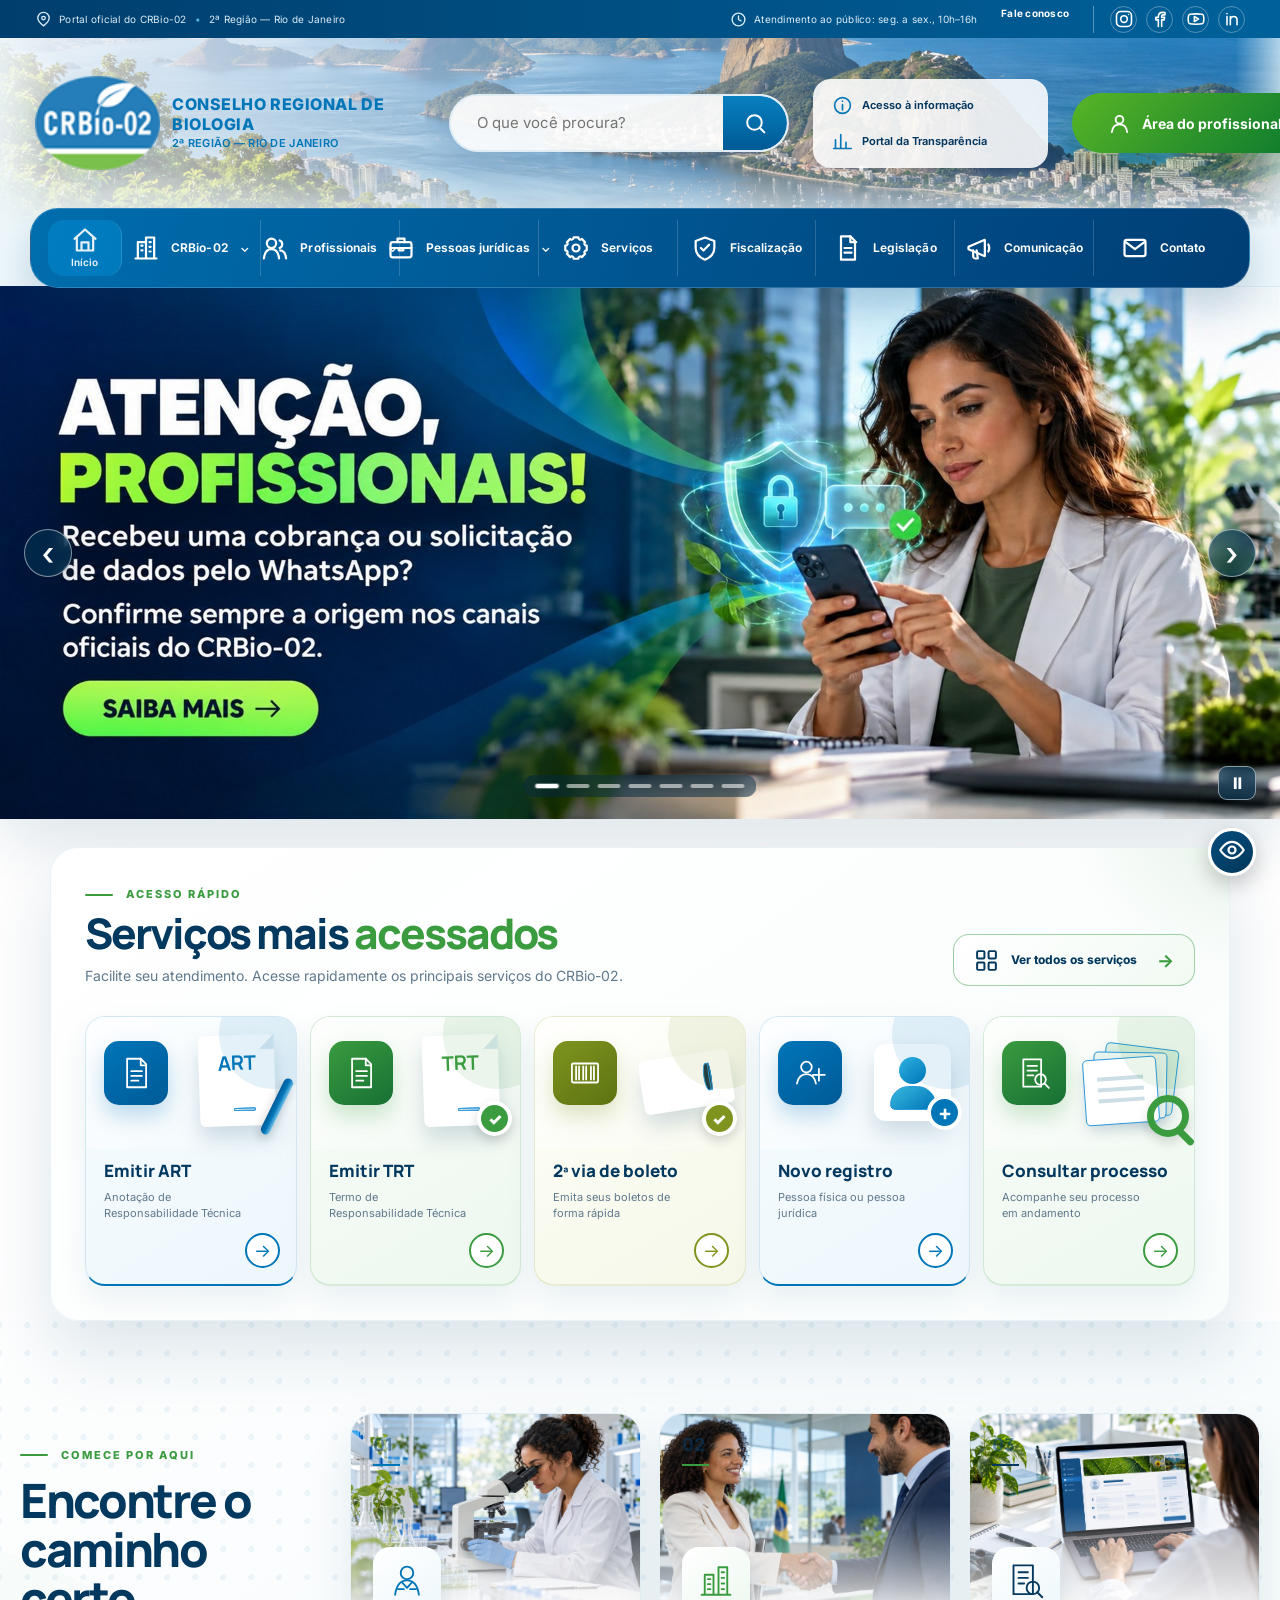
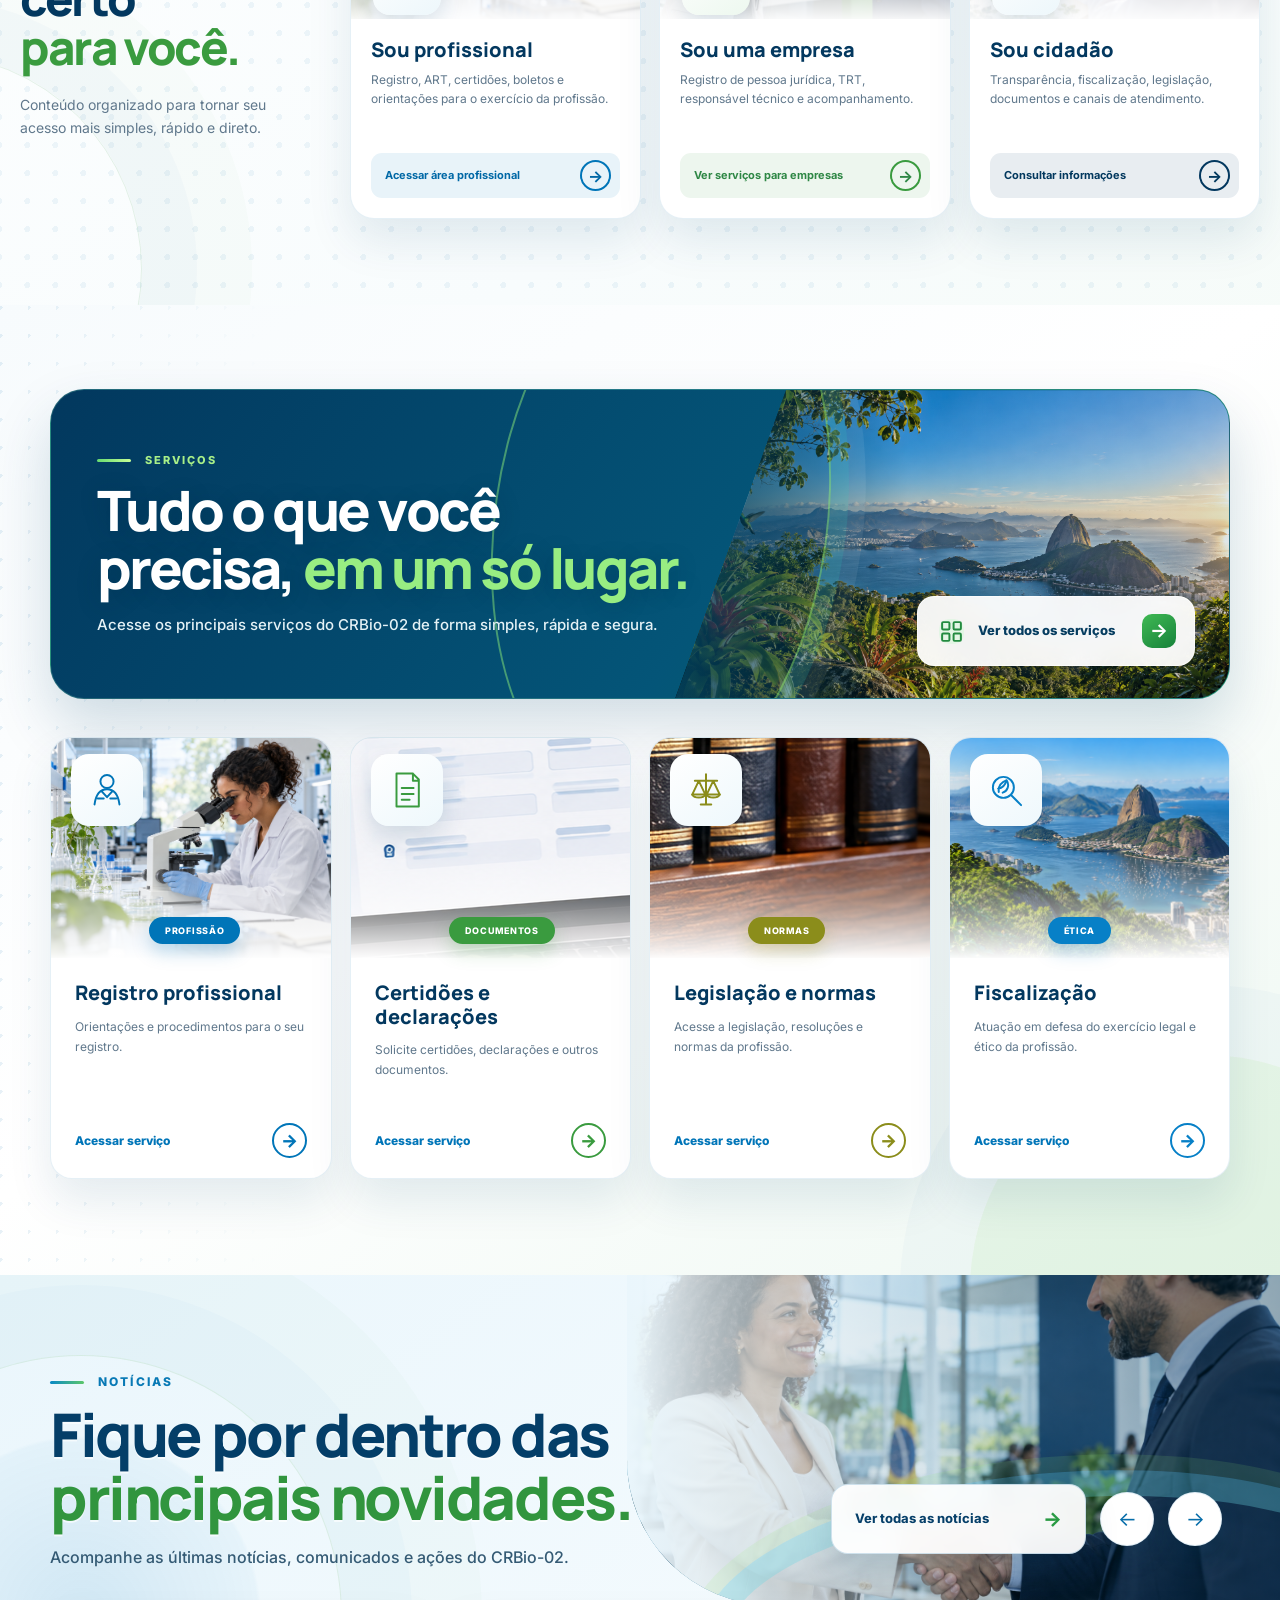
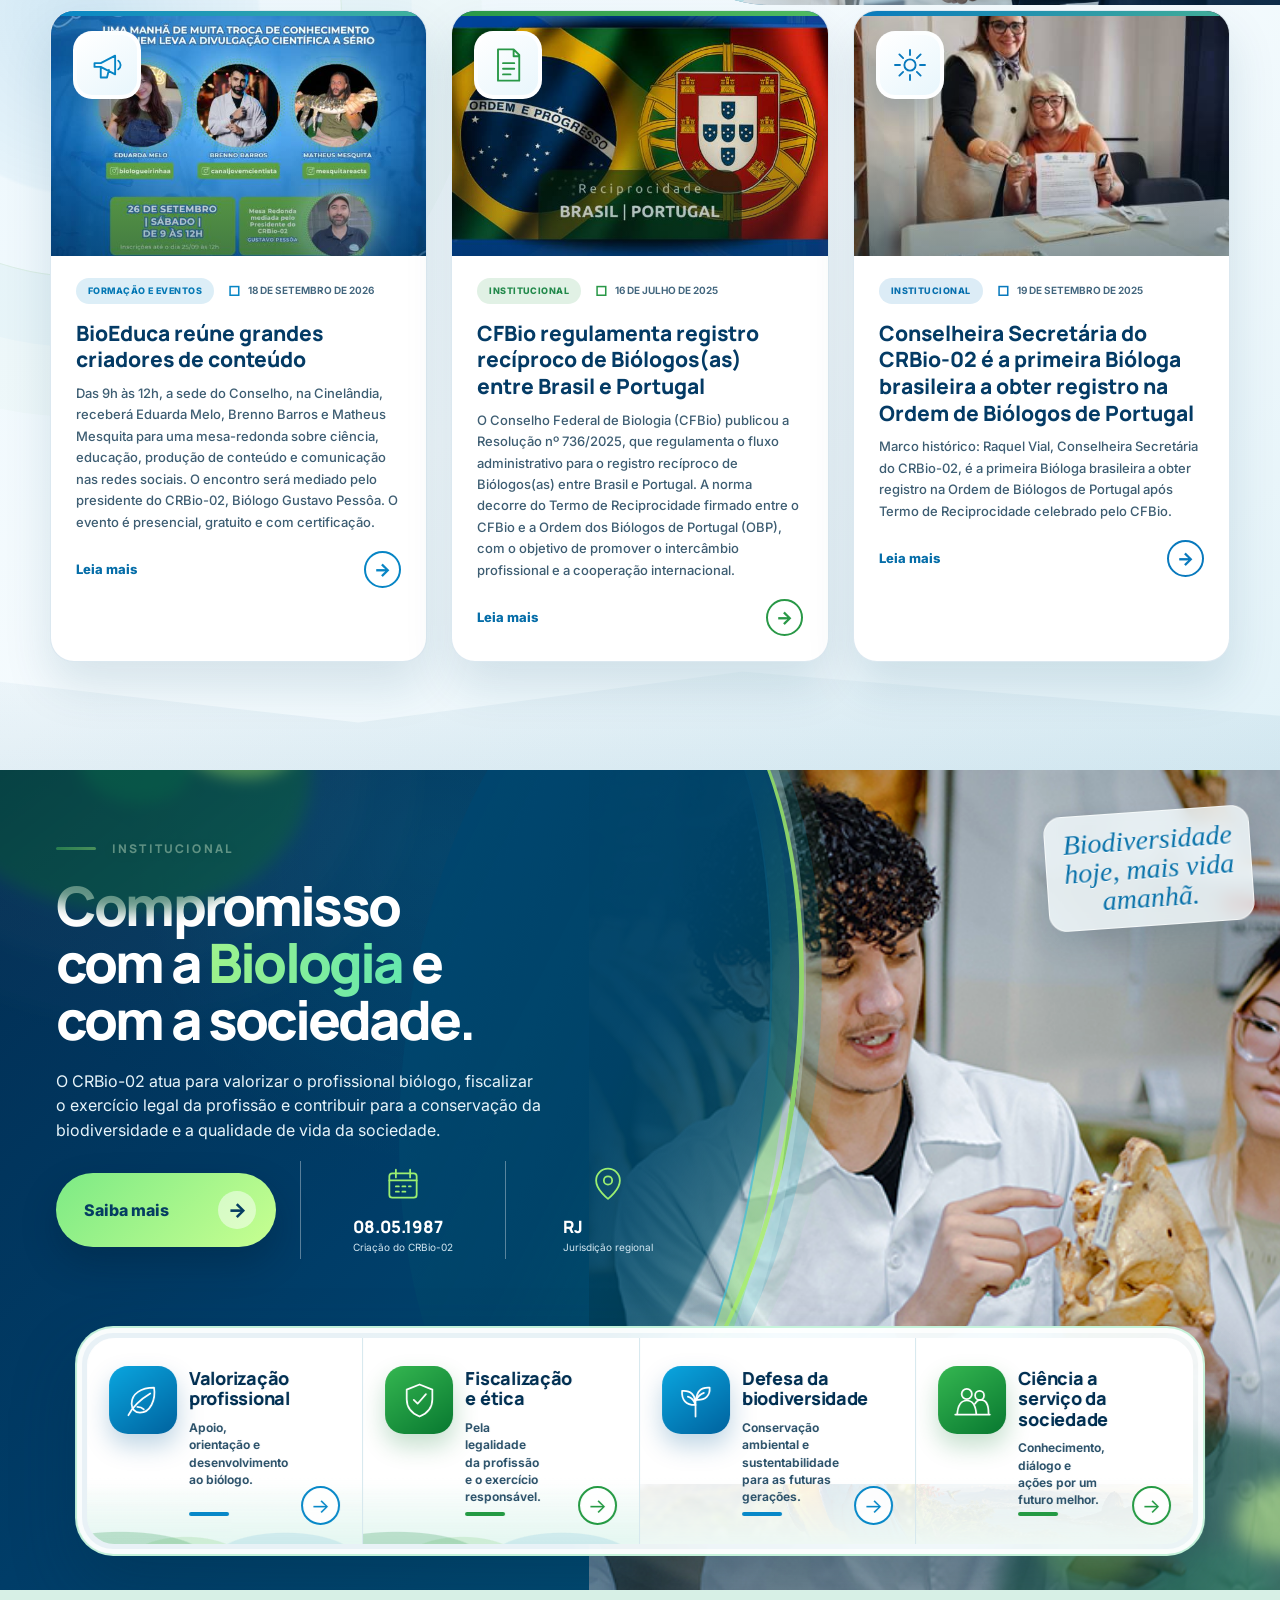
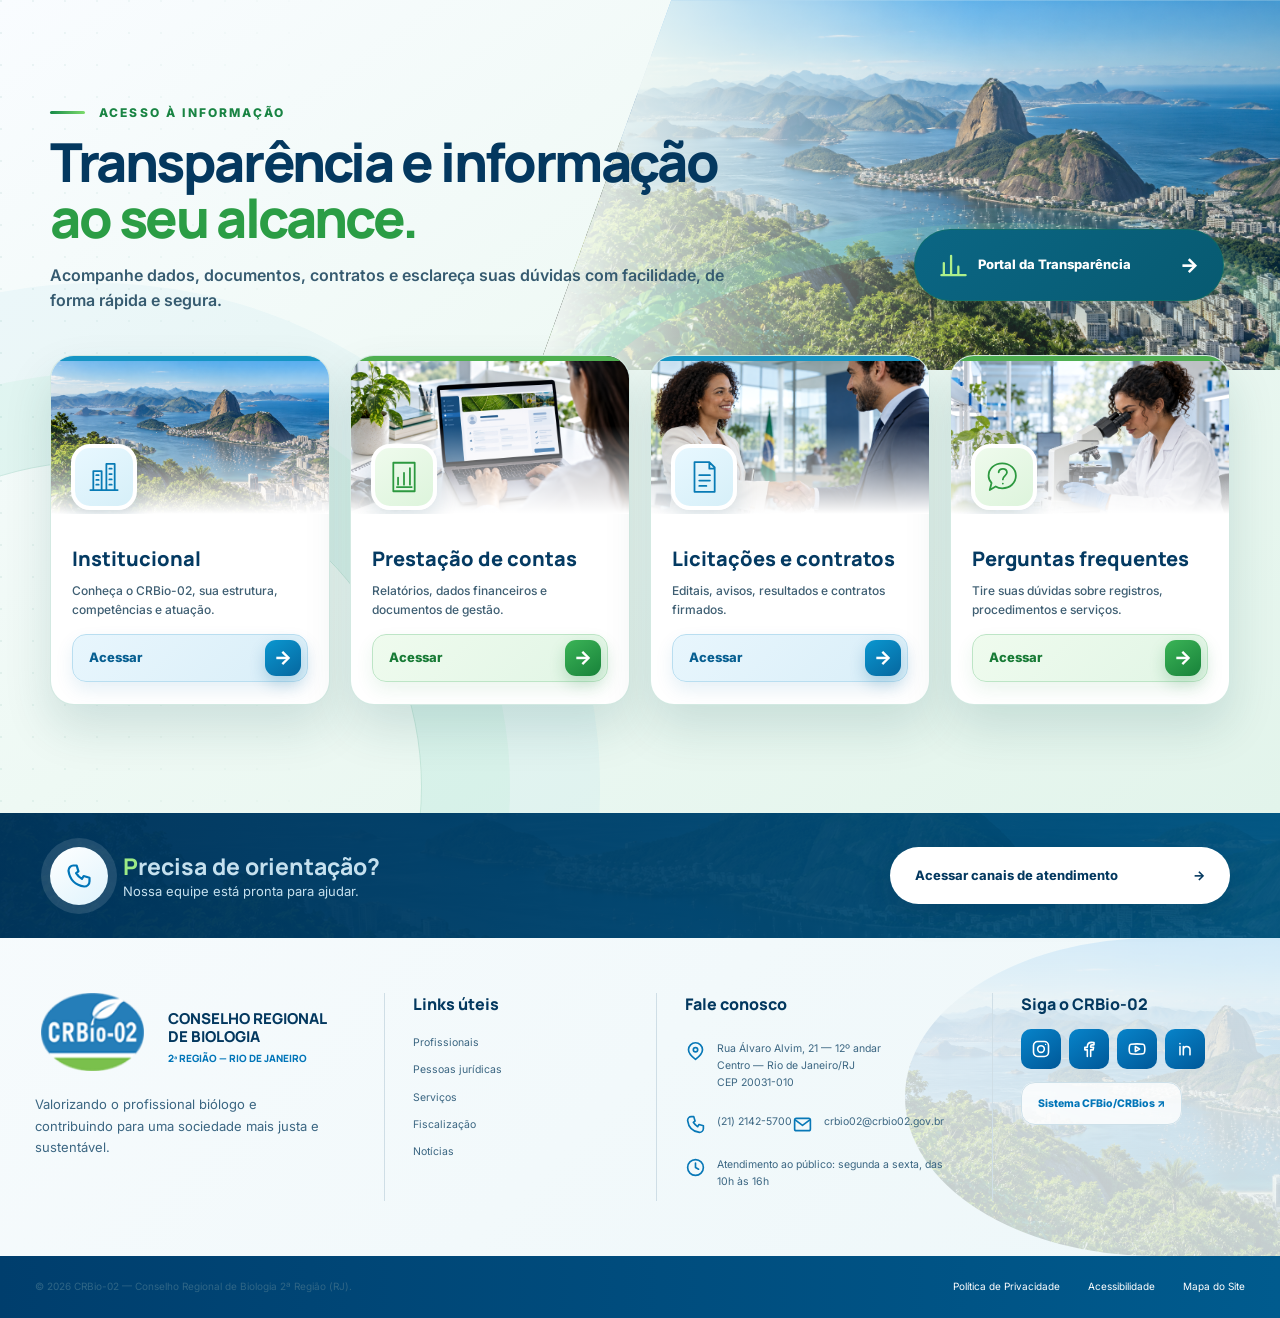
<file: index.html>
<!doctype html>
<html lang="pt-BR">
<head>
  <meta charset="utf-8">
  <meta name="viewport" content="width=device-width, initial-scale=1">
  <meta name="description" content="Portal institucional do Conselho Regional de Biologia da 2ª Região — Rio de Janeiro.">
  <meta name="theme-color" content="#0069a8">
  <title>CRBio-02 | Conselho Regional de Biologia da 2ª Região</title>
  <link rel="preconnect" href="https://fonts.googleapis.com">
  <link rel="preconnect" href="https://fonts.gstatic.com" crossorigin>
  <link href="https://fonts.googleapis.com/css2?family=Inter:wght@400;500;600;700;800&family=Manrope:wght@600;700;800&display=swap" rel="stylesheet">
  <link rel="stylesheet" href="styles.css">
  <link rel="stylesheet" href="carousel.css">
  <link rel="stylesheet" href="quick-services.css">
  <link rel="stylesheet" href="pathways-showcase.css">
  <link rel="stylesheet" href="services-showcase.css">
  <link rel="stylesheet" href="news-showcase.css">
  <link rel="stylesheet" href="institutional-showcase.css">
  <link rel="stylesheet" href="transparency-showcase.css">
  <link rel="stylesheet" href="site-shell-showcase.css">
  <link rel="stylesheet" href="icon-system.css">
</head>
<body>
  <a class="skip-link" href="#conteudo">Ir para o conteúdo principal</a>
  <header class="site-header">
    <div class="topline">
      <div class="container"><span><i data-icon="location" aria-hidden="true"></i> Portal oficial do CRBio-02</span><span class="topline-dot">•</span><span>2ª Região — Rio de Janeiro</span><div><span><i data-icon="clock" aria-hidden="true"></i> Atendimento ao público: seg. a sex., 10h–16h</span><a href="#contato">Fale conosco</a><span class="top-socials"><a href="https://www.instagram.com/crbio02/" target="_blank" rel="noopener" aria-label="Instagram"><i data-icon="instagram"></i></a><a href="https://www.facebook.com/crbio02" target="_blank" rel="noopener" aria-label="Facebook"><i data-icon="facebook"></i></a><a href="https://www.youtube.com/@CRBio02" target="_blank" rel="noopener" aria-label="YouTube"><i data-icon="youtube"></i></a><a href="https://www.linkedin.com/company/crbio02/" target="_blank" rel="noopener" aria-label="LinkedIn"><i data-icon="linkedin"></i></a></span></div></div>
    </div>
    <div class="utility-shell container">
      <a class="brand" href="#inicio" aria-label="CRBio-02 — página inicial">
        <img src="assets/logo-crbio02.png" alt="CRBio-02">
        <span><strong>Conselho Regional de Biologia</strong><small>2ª Região — Rio de Janeiro</small></span>
      </a>
      <form class="site-search" role="search" id="searchForm">
        <label class="sr-only" for="siteSearch">O que você procura?</label>
        <input id="siteSearch" name="q" type="search" placeholder="O que você procura?" autocomplete="off">
        <button type="submit" aria-label="Pesquisar"><i data-icon="search"></i></button>
      </form>
      <div class="utility-links">
        <a href="interna.html?pagina=transparencia"><span data-icon="info" aria-hidden="true"></span> Acesso à informação</a>
        <a href="interna.html?pagina=transparencia"><span data-icon="chart" aria-hidden="true"></span> Portal da Transparência</a>
      </div>
      <a class="professional-button" href="https://eco.crbio02.gov.br/servicos/Login.aspx" target="_blank" rel="noopener">
        <span data-icon="user" aria-hidden="true"></span> Área do profissional
      </a>
      <button class="menu-toggle" type="button" aria-expanded="false" aria-controls="mainNav"><span></span><span></span><span></span><b class="sr-only">Abrir menu</b></button>
    </div>
    <nav class="main-nav" id="mainNav" aria-label="Navegação principal">
      <div class="container nav-inner">
        <a href="#inicio" class="home-link" aria-label="Início"><i data-icon="home" aria-hidden="true"></i><span>Início</span></a>
        <button class="nav-item" data-menu="crbio" aria-expanded="false"><i data-icon="building" aria-hidden="true"></i>CRBio-02 <span>⌄</span></button>
        <button class="nav-item" data-menu="profissionais" aria-expanded="false"><i data-icon="users" aria-hidden="true"></i>Profissionais <span>⌄</span></button>
        <button class="nav-item" data-menu="empresas" aria-expanded="false"><i data-icon="briefcase" aria-hidden="true"></i>Pessoas jurídicas <span>⌄</span></button>
        <a href="interna.html?pagina=servicos" class="nav-item"><i data-icon="settings" aria-hidden="true"></i>Serviços</a>
        <a href="interna.html?pagina=fiscalizacao" class="nav-item"><i data-icon="shield" aria-hidden="true"></i>Fiscalização</a>
        <a href="interna.html?pagina=legislacao" class="nav-item"><i data-icon="file" aria-hidden="true"></i>Legislação</a>
        <a href="noticias.html" class="nav-item"><i data-icon="megaphone" aria-hidden="true"></i>Comunicação</a>
        <a href="interna.html?pagina=contato" class="nav-item"><i data-icon="mail" aria-hidden="true"></i>Contato</a>
      </div>
      <div class="mega-menu" id="megaMenu" hidden></div>
    </nav>
  </header>

  <main id="conteudo">
    <section class="hero official-carousel" id="inicio" aria-label="Destaques oficiais do CRBio-02" aria-roledescription="carrossel">
      <div class="official-track">
        <a class="official-slide active" href="https://www.crbio02.gov.br/Noticias.Aspx?n=8018" target="_blank" rel="noopener" aria-hidden="false">
          <img src="assets/banners-v2/01-alerta-whatsapp.jpg" alt="Atenção, profissionais: confirme a origem de cobranças e solicitações de dados recebidas pelo WhatsApp" width="1920" height="800">
          <span class="official-slide-caption"><b>Atenção a cobranças pelo WhatsApp</b><small>Confirme sempre a origem da mensagem nos canais oficiais.</small></span>
        </a>
        <a class="official-slide" href="https://www.crbio02.gov.br/Noticias.Aspx?n=7909" target="_blank" rel="noopener" aria-hidden="true" tabindex="-1">
          <img src="assets/banners-v2/02-bioclube.jpg" alt="Programa de Parcerias Bioclube com benefícios para profissionais registrados" width="1920" height="800" loading="lazy">
          <span class="official-slide-caption"><b>Programa de Parcerias Bioclube</b><small>Benefícios para profissionais registrados e adimplentes.</small></span>
        </a>
        <a class="official-slide" href="https://www.crbio02.gov.br/Noticias.Aspx?n=7854" target="_blank" rel="noopener" aria-hidden="true" tabindex="-1">
          <img src="assets/banners-v2/03-piso-salarial.jpg" alt="Vitória para a Biologia: piso salarial dos Biólogos avança para o Senado Federal" width="1920" height="800" loading="lazy">
          <span class="official-slide-caption"><b>Vitória para a Biologia</b><small>Piso salarial dos Biólogos avança para o Senado Federal.</small></span>
        </a>
        <a class="official-slide" href="https://www.crbio02.gov.br/Noticias.Aspx?n=7849" target="_blank" rel="noopener" aria-hidden="true" tabindex="-1">
          <img src="assets/banners-v2/04-atualizacao-cadastral.jpg" alt="Orientação para manter atualizados os dados cadastrais de profissionais e empresas" width="1920" height="800" loading="lazy">
          <span class="official-slide-caption"><b>Atualização de dados cadastrais</b><small>Mantenha seus dados atualizados junto ao CRBio-02.</small></span>
        </a>
        <a class="official-slide" href="https://www.crbio02.gov.br/Noticias.Aspx?n=7835" target="_blank" rel="noopener" aria-hidden="true" tabindex="-1">
          <img src="assets/banners-v2/05-formacao.jpg" alt="CRBio-02 presente na certificação de novos profissionais" width="1920" height="800" loading="lazy">
          <span class="official-slide-caption"><b>CRBio-02 presente</b><small>Participação em cerimônia de certificação em Miguel Pereira.</small></span>
        </a>
        <a class="official-slide" href="https://www.crbio02.gov.br/Noticias.Aspx?n=6550" target="_blank" rel="noopener" aria-hidden="true" tabindex="-1">
          <img src="assets/banners-v2/06-pagamentos.jpg" alt="Comunicado: pagamentos ao CRBio-02 devem ser realizados exclusivamente por boleto" width="1920" height="800" loading="lazy">
          <span class="official-slide-caption"><b>Comunicado importante</b><small>Orientação temporária sobre os pagamentos ao CRBio-02.</small></span>
        </a>
        <a class="official-slide" href="https://www.crbio02.gov.br/Noticias.Aspx?n=6485" target="_blank" rel="noopener" aria-hidden="true" tabindex="-1">
          <img src="assets/banners-v2/07-reciprocidade.jpg" alt="Reciprocidade profissional entre Brasil e Portugal para profissionais da Biologia" width="1920" height="800" loading="lazy">
          <span class="official-slide-caption"><b>Reciprocidade Brasil e Portugal</b><small>Informações sobre o registro recíproco de Biólogos.</small></span>
        </a>
      </div>
      <button class="carousel-arrow previous" type="button" aria-label="Banner anterior">‹</button>
      <button class="carousel-arrow next" type="button" aria-label="Próximo banner">›</button>
      <div class="hero-dots" role="tablist" aria-label="Selecionar destaque">
        <button class="active" type="button" role="tab" aria-selected="true" aria-label="Ir para banner 1" data-slide="0"></button>
        <button type="button" role="tab" aria-selected="false" aria-label="Ir para banner 2" data-slide="1"></button>
        <button type="button" role="tab" aria-selected="false" aria-label="Ir para banner 3" data-slide="2"></button>
        <button type="button" role="tab" aria-selected="false" aria-label="Ir para banner 4" data-slide="3"></button>
        <button type="button" role="tab" aria-selected="false" aria-label="Ir para banner 5" data-slide="4"></button>
        <button type="button" role="tab" aria-selected="false" aria-label="Ir para banner 6" data-slide="5"></button>
        <button type="button" role="tab" aria-selected="false" aria-label="Ir para banner 7" data-slide="6"></button>
      </div>
      <button class="carousel-pause" type="button" aria-label="Pausar rotação dos banners" aria-pressed="false">Ⅱ</button>
      <p class="sr-only" id="bannerStatus" aria-live="polite">Banner 1 de 7</p>
    </section>

    <section class="quick-access quick-services container" aria-labelledby="quickTitle">
      <div class="quick-services-heading">
        <div><p class="section-label"><span></span>Acesso rápido</p><h2 id="quickTitle">Serviços mais <em>acessados</em></h2><p>Facilite seu atendimento. Acesse rapidamente os principais serviços do CRBio-02.</p></div>
        <a class="quick-all" href="interna.html?pagina=servicos"><span class="quick-grid-icon" data-icon="grid" aria-hidden="true"></span>Ver todos os serviços <b>→</b></a>
      </div>
      <div class="quick-grid">
        <a class="quick-card theme-blue" href="https://eco.crbio02.gov.br/servicos/Login.aspx" target="_blank" rel="noopener">
          <span class="quick-card-visual" aria-hidden="true"><span class="quick-icon"><svg viewBox="0 0 64 64"><path d="M17 8h23l9 9v39H17z"/><path d="M40 8v11h9M24 29h18M24 37h18M24 45h12"/></svg></span><span class="quick-paper"><b>ART</b><i></i><i></i><i></i></span><span class="quick-pen"></span></span>
          <span class="quick-card-copy"><strong>Emitir ART</strong><small>Anotação de Responsabilidade Técnica</small><i>→</i></span>
        </a>
        <a class="quick-card theme-green" href="https://eco.crbio02.gov.br/servicos/EmiteTRT.aspx" target="_blank" rel="noopener">
          <span class="quick-card-visual" aria-hidden="true"><span class="quick-icon"><svg viewBox="0 0 64 64"><path d="M17 8h23l9 9v39H17z"/><path d="M40 8v11h9M24 29h18M24 37h18M24 45h12"/></svg></span><span class="quick-paper"><b>TRT</b><i></i><i></i><i></i></span><span class="quick-check">✓</span></span>
          <span class="quick-card-copy"><strong>Emitir TRT</strong><small>Termo de Responsabilidade Técnica</small><i>→</i></span>
        </a>
        <a class="quick-card theme-olive" href="https://eco.crbio02.gov.br/servicos/Recobranca.Aspx" target="_blank" rel="noopener">
          <span class="quick-card-visual" aria-hidden="true"><span class="quick-icon"><svg viewBox="0 0 64 64"><rect x="10" y="16" width="44" height="32" rx="2"/><path d="M17 21v22M22 21v22M29 21v22M34 21v22M42 21v22M47 21v22"/></svg></span><span class="quick-ticket"><i></i><i></i><i></i><i></i><i></i></span><span class="quick-check">✓</span></span>
          <span class="quick-card-copy"><strong>2ª via de boleto</strong><small>Emita seus boletos de forma rápida</small><i>→</i></span>
        </a>
        <a class="quick-card theme-blue" href="https://www.crbio02.gov.br/NovoRegistro.Aspx" target="_blank" rel="noopener">
          <span class="quick-card-visual" aria-hidden="true"><span class="quick-icon"><svg viewBox="0 0 64 64"><circle cx="26" cy="22" r="9"/><path d="M10 50c2-11 8-16 16-16s14 5 16 16M47 25v20M37 35h20"/></svg></span><span class="quick-profile"><i></i><b>+</b></span></span>
          <span class="quick-card-copy"><strong>Novo registro</strong><small>Pessoa física ou pessoa jurídica</small><i>→</i></span>
        </a>
        <a class="quick-card theme-green" href="https://eco.crbio02.gov.br/servicos/AcompanhamentoProcesso.aspx" target="_blank" rel="noopener">
          <span class="quick-card-visual" aria-hidden="true"><span class="quick-icon"><svg viewBox="0 0 64 64"><path d="M14 9h30v46H14z"/><path d="M21 20h16M21 28h16M21 36h10"/><circle cx="43" cy="43" r="9"/><path d="m50 50 7 7"/></svg></span><span class="quick-files"><i></i><i></i><i></i></span><span class="quick-search-glass"></span></span>
          <span class="quick-card-copy"><strong>Consultar processo</strong><small>Acompanhe seu processo em andamento</small><i>→</i></span>
        </a>
      </div>
    </section>

    <section class="pathways pathways-showcase container" aria-labelledby="pathwaysTitle">
      <div class="pathways-intro"><p class="section-label"><span></span>Comece por aqui</p><h2 id="pathwaysTitle">Encontre o caminho certo <em>para você.</em></h2><p>Conteúdo organizado para tornar seu acesso mais simples, rápido e direto.</p></div>
      <div class="pathway-grid">
        <a class="pathway-card professional" href="interna.html?pagina=profissionais">
          <span class="pathway-photo"><img src="assets/servico-laboratorio-v2.png" alt="Bióloga trabalhando em laboratório"><span class="pathway-number">01</span><span class="pathway-icon" aria-hidden="true"><svg viewBox="0 0 64 64"><circle cx="32" cy="19" r="10"/><path d="M13 54c2-15 9-23 19-23s17 8 19 23M24 34l8 9 8-9M18 45h9M37 45h9"/></svg></span></span>
          <span class="pathway-body"><strong>Sou profissional</strong><span>Registro, ART, certidões, boletos e orientações para o exercício da profissão.</span><b>Acessar área profissional <i>→</i></b></span>
        </a>
        <a class="pathway-card company" href="interna.html?pagina=empresas">
          <span class="pathway-photo"><img src="assets/noticia-parceria-v2.png" alt="Representantes firmando uma parceria institucional"><span class="pathway-number">02</span><span class="pathway-icon" aria-hidden="true"><svg viewBox="0 0 64 64"><path d="M9 54h46M14 54V22h14v32M36 54V10h14v44M19 29h4M19 37h4M19 45h4M41 18h4M41 27h4M41 36h4M41 45h4"/></svg></span></span>
          <span class="pathway-body"><strong>Sou uma empresa</strong><span>Registro de pessoa jurídica, TRT, responsável técnico e acompanhamento.</span><b>Ver serviços para empresas <i>→</i></b></span>
        </a>
        <a class="pathway-card citizen" href="interna.html?pagina=transparencia">
          <span class="pathway-photo"><img src="assets/noticia-atualizacao-v2.png" alt="Pessoa consultando informações e documentos digitais"><span class="pathway-number">03</span><span class="pathway-icon" aria-hidden="true"><svg viewBox="0 0 64 64"><path d="M12 7h31v46H12zM20 18h15M20 27h15M20 36h9"/><circle cx="43" cy="43" r="10"/><path d="m50 50 8 8"/></svg></span></span>
          <span class="pathway-body"><strong>Sou cidadão</strong><span>Transparência, fiscalização, legislação, documentos e canais de atendimento.</span><b>Consultar informações <i>→</i></b></span>
        </a>
      </div>
    </section>

    <section class="section services-showcase" id="servicos" aria-labelledby="servicesTitle">
      <div class="services-backdrop" aria-hidden="true"><img src="assets/rio-institucional.png" alt=""></div>
      <div class="container services-inner">
        <div class="section-heading services-heading">
          <div><p class="section-label"><span></span>Serviços</p><h2 id="servicesTitle">Tudo o que você precisa, <em>em um só lugar.</em></h2><p>Acesse os principais serviços do CRBio-02 de forma simples, rápida e segura.</p></div>
          <a class="services-all" href="interna.html?pagina=servicos"><span data-icon="grid" aria-hidden="true"></span>Ver todos os serviços <b>→</b></a>
        </div>
        <div class="service-grid">
          <a class="service-card service-profession" href="https://www.crbio02.gov.br/Registro.aspx" target="_blank" rel="noopener">
            <div class="service-photo photo-lab"><span class="service-number">01</span><span class="service-icon" aria-hidden="true"><svg viewBox="0 0 64 64"><circle cx="32" cy="19" r="10"/><path d="M13 54c2-15 9-23 19-23s17 8 19 23M24 34l8 9 8-9M18 45h9M37 45h9"/></svg></span><small>Profissão</small></div>
            <div class="card-body"><b>Registro profissional</b><p>Orientações e procedimentos para o seu registro.</p><span class="service-action">Acessar serviço <i>→</i></span></div>
          </a>
          <a class="service-card service-documents" href="https://www.crbio02.gov.br/Downloads.aspx" target="_blank" rel="noopener">
            <div class="service-photo photo-docs"><span class="service-number">02</span><span class="service-icon" aria-hidden="true"><svg viewBox="0 0 64 64"><path d="M16 7h25l9 9v41H16zM41 7v11h9M24 29h18M24 38h18M24 47h12"/></svg></span><small>Documentos</small></div>
            <div class="card-body"><b>Certidões e declarações</b><p>Solicite certidões, declarações e outros documentos.</p><span class="service-action">Acessar serviço <i>→</i></span></div>
          </a>
          <a class="service-card service-rules" href="https://www.crbio02.gov.br/Legislacao.aspx" target="_blank" rel="noopener">
            <div class="service-photo photo-law"><span class="service-number">03</span><span class="service-icon" aria-hidden="true"><svg viewBox="0 0 64 64"><path d="M32 8v46M15 18h34M21 18 11 39h20L21 18Zm22 0L33 39h20L43 18ZM24 54h16"/><path d="M11 39c3 6 17 6 20 0M33 39c3 6 17 6 20 0"/></svg></span><small>Normas</small></div>
            <div class="card-body"><b>Legislação e normas</b><p>Acesse a legislação, resoluções e normas da profissão.</p><span class="service-action">Acessar serviço <i>→</i></span></div>
          </a>
          <a class="service-card service-inspection" href="https://www.crbio02.gov.br/FiscalizacaoEmAcao.aspx" target="_blank" rel="noopener">
            <div class="service-photo photo-nature"><span class="service-number">04</span><span class="service-icon" aria-hidden="true"><svg viewBox="0 0 64 64"><circle cx="28" cy="28" r="16"/><path d="m40 40 15 15M20 30c6-1 11-6 13-13 5 8 1 17-6 19M21 35c-1-8 2-14 12-18"/></svg></span><small>Ética</small></div>
            <div class="card-body"><b>Fiscalização</b><p>Atuação em defesa do exercício legal e ético da profissão.</p><span class="service-action">Acessar serviço <i>→</i></span></div>
          </a>
        </div>
      </div>
    </section>

    <section class="section news-section news-showcase" id="noticias" aria-labelledby="newsTitle">
      <div class="news-backdrop" aria-hidden="true"><img src="assets/rio-institucional.png" alt=""></div>
      <div class="container news-inner">
        <div class="section-heading news-heading">
          <div><p class="section-label"><span></span>Notícias</p><h2 id="newsTitle">Fique por dentro das <em>principais novidades.</em></h2><p>Acompanhe as últimas notícias, comunicados e ações do CRBio-02.</p></div>
          <div class="news-controls"><a href="noticias.html">Ver todas as notícias <span>→</span></a><button type="button" data-news-direction="previous" aria-label="Notícia anterior">←</button><button type="button" data-news-direction="next" aria-label="Próxima notícia">→</button></div>
        </div>
        <div class="news-grid" id="newsGrid"></div>
      </div>
    </section>

    <section class="institutional institutional-showcase" id="institucional" aria-labelledby="institutionalTitle">
      <div class="institutional-copy">
        <p class="section-label light"><span></span>Institucional</p>
        <h2 id="institutionalTitle">Compromisso com a <em>Biologia</em> e com a sociedade.</h2>
        <p>O CRBio-02 atua para valorizar o profissional biólogo, fiscalizar o exercício legal da profissão e contribuir para a conservação da biodiversidade e a qualidade de vida da sociedade.</p>
        <div class="institutional-actions"><a class="button button-white" href="interna.html?pagina=institucional">Saiba mais <span>→</span></a>
          <div class="institutional-facts"><div><i aria-hidden="true"><svg viewBox="0 0 64 64"><rect x="9" y="14" width="46" height="41" rx="5"/><path d="M20 8v13M44 8v13M9 26h46M20 36h5M31 36h5M42 36h3M20 45h5M31 45h5"/></svg></i><span><strong>08.05.1987</strong><small>Criação do CRBio-02</small></span></div><div><i aria-hidden="true"><svg viewBox="0 0 64 64"><path d="M52 26c0 16-20 31-20 31S12 42 12 26a20 20 0 1 1 40 0Z"/><circle cx="32" cy="26" r="7"/></svg></i><span><strong>RJ</strong><small>Jurisdição regional</small></span></div></div>
        </div>
      </div>
      <div class="institutional-visual"><img src="assets/professor-de-biologia.jpg" alt="Professor e estudantes de Biologia analisando uma peça anatômica em laboratório"><p>Biodiversidade<br>hoje, mais vida<br>amanhã.</p></div>
      <div class="values-bar">
        <a class="value-item" href="interna.html?pagina=profissionais"><span class="value-icon"><svg viewBox="0 0 64 64"><path d="M50 12C30 12 15 21 15 37c0 8 5 14 13 14 16 0 25-20 22-39Z"/><path d="M10 55c8-16 19-25 34-34M24 42c3 0 7 1 10 4"/></svg></span><span class="value-copy"><b>Valorização profissional</b><small>Apoio, orientação e desenvolvimento ao biólogo.</small><i>→</i></span></a>
        <a class="value-item" href="interna.html?pagina=fiscalizacao"><span class="value-icon"><svg viewBox="0 0 64 64"><path d="M32 7 52 15v15c0 13-8 22-20 27C20 52 12 43 12 30V15z"/><path d="m23 31 6 6 13-15"/></svg></span><span class="value-copy"><b>Fiscalização e ética</b><small>Pela legalidade da profissão e o exercício responsável.</small><i>→</i></span></a>
        <a class="value-item" href="interna.html?pagina=institucional"><span class="value-icon"><svg viewBox="0 0 64 64"><path d="M32 57V31M31 39c-14 0-21-8-20-22 13-1 22 6 20 22ZM33 31c1-13 8-20 21-19 1 12-6 20-21 19Z"/><path d="M20 26c7 2 10 6 12 13M45 20c-6 2-9 5-12 11"/></svg></span><span class="value-copy"><b>Defesa da biodiversidade</b><small>Conservação ambiental e sustentabilidade para as futuras gerações.</small><i>→</i></span></a>
        <a class="value-item" href="interna.html?pagina=institucional"><span class="value-icon"><svg viewBox="0 0 64 64"><circle cx="23" cy="22" r="8"/><circle cx="43" cy="24" r="7"/><path d="M8 54c1-14 6-22 15-22s14 8 15 22M36 37c2-4 5-6 9-6 8 0 12 8 12 21M5 54h54"/></svg></span><span class="value-copy"><b>Ciência a serviço da sociedade</b><small>Conhecimento, diálogo e ações por um futuro melhor.</small><i>→</i></span></a>
      </div>
    </section>

    <section class="section transparency transparency-showcase" aria-labelledby="transparencyTitle">
      <div class="transparency-backdrop" aria-hidden="true"><img src="assets/rio-institucional.png" alt=""></div>
      <div class="container transparency-inner">
      <div class="section-heading transparency-heading"><div><p class="section-label"><span></span>Acesso à informação</p><h2 id="transparencyTitle">Transparência e informação <em>ao seu alcance.</em></h2><p>Acompanhe dados, documentos, contratos e esclareça suas dúvidas com facilidade, de forma rápida e segura.</p></div><a href="https://www.crbio02.gov.br/Transparencia.aspx" target="_blank" rel="noopener"><i data-icon="chart" aria-hidden="true"></i>Portal da Transparência <span>→</span></a></div>
      <div class="transparency-grid">
        <a class="transparency-card institutional-card" href="interna.html?pagina=institucional"><span class="transparency-photo"><img src="assets/rio-institucional.png" alt="Vista do Rio de Janeiro"><i><svg viewBox="0 0 64 64"><path d="M9 54h46M14 54V22h14v32M36 54V10h14v44M19 29h4M19 37h4M19 45h4M41 18h4M41 27h4M41 36h4M41 45h4"/></svg></i></span><span class="transparency-copy"><b>Institucional</b><small>Conheça o CRBio-02, sua estrutura, competências e atuação.</small><em>Acessar <i>→</i></em></span></a>
        <a class="transparency-card accounts-card" href="https://www.crbio02.gov.br/PrestacaoContas.aspx" target="_blank" rel="noopener"><span class="transparency-photo"><img src="assets/noticia-atualizacao-v2.png" alt="Relatórios e dados institucionais"><i><svg viewBox="0 0 64 64"><path d="M14 8h36v48H14zM22 45V33M32 45V25M42 45V17M20 49h25"/></svg></i></span><span class="transparency-copy"><b>Prestação de contas</b><small>Relatórios, dados financeiros e documentos de gestão.</small><em>Acessar <i>→</i></em></span></a>
        <a class="transparency-card bidding-card" href="https://www.crbio02.gov.br/Licitacoes.aspx" target="_blank" rel="noopener"><span class="transparency-photo"><img src="assets/noticia-parceria-v2.png" alt="Acordos e contratos institucionais"><i><svg viewBox="0 0 64 64"><path d="M16 7h25l9 9v41H16zM41 7v11h9M24 29h18M24 38h18M24 47h12"/></svg></i></span><span class="transparency-copy"><b>Licitações e contratos</b><small>Editais, avisos, resultados e contratos firmados.</small><em>Acessar <i>→</i></em></span></a>
        <a class="transparency-card faq-card" href="https://www.crbio02.gov.br/PerguntasFrequentes.aspx" target="_blank" rel="noopener"><span class="transparency-photo"><img src="assets/servico-laboratorio-v2.png" alt="Canal de informações do Conselho"><i><svg viewBox="0 0 64 64"><path d="M52 30c0 12-10 21-23 21-4 0-8-1-11-3L8 54l3-12c-3-3-5-7-5-12C6 18 16 9 29 9s23 9 23 21Z"/><path d="M23 24c1-7 13-8 14 0 0 6-7 6-7 12M30 43h.1"/></svg></i></span><span class="transparency-copy"><b>Perguntas frequentes</b><small>Tire suas dúvidas sobre registros, procedimentos e serviços.</small><em>Acessar <i>→</i></em></span></a>
      </div>
      </div>
    </section>
  </main>

  <footer id="contato">
    <div class="footer-ribbon"><div class="container"><div><span class="pulse" aria-hidden="true"><i data-icon="phone"></i></span><p><strong>Precisa de orientação?</strong> Nossa equipe está pronta para ajudar.</p></div><a href="https://www.crbio02.gov.br/FaleConosco.aspx" target="_blank" rel="noopener">Acessar canais de atendimento <span>→</span></a></div></div>
    <div class="container footer-main">
      <div class="footer-brand"><div class="footer-brand-lockup"><img src="assets/logo-crbio02.png" alt="CRBio-02"><strong>Conselho Regional<br>de Biologia<small>2ª Região — Rio de Janeiro</small></strong></div><p>Valorizando o profissional biólogo e contribuindo para uma sociedade mais justa e sustentável.</p></div>
      <div><h3>Links úteis</h3><a href="https://www.crbio02.gov.br/Registro.aspx" target="_blank" rel="noopener">Profissionais</a><a href="https://www.crbio02.gov.br/NovoRegistro.Aspx" target="_blank" rel="noopener">Pessoas jurídicas</a><a href="#servicos">Serviços</a><a href="https://www.crbio02.gov.br/FiscalizacaoEmAcao.aspx" target="_blank" rel="noopener">Fiscalização</a><a href="#noticias">Notícias</a></div>
      <div><h3>Fale conosco</h3><p class="contact-icon"><i data-icon="location" aria-hidden="true"></i><span>Rua Álvaro Alvim, 21 — 12º andar<br>Centro — Rio de Janeiro/RJ<br>CEP 20031-010</span></p><p class="contact-icon"><i data-icon="phone" aria-hidden="true"></i><span>(21) 2142-5700</span></p><p class="contact-icon"><i data-icon="mail" aria-hidden="true"></i><span>crbio02@crbio02.gov.br</span></p><p class="contact-icon"><i data-icon="clock" aria-hidden="true"></i><span>Atendimento ao público: segunda a sexta, das 10h às 16h</span></p></div>
      <div><h3>Siga o CRBio-02</h3><div class="socials"><a href="https://www.instagram.com/crbio02/" target="_blank" rel="noopener" aria-label="Instagram"><i data-icon="instagram"></i></a><a href="https://www.facebook.com/crbio02" target="_blank" rel="noopener" aria-label="Facebook"><i data-icon="facebook"></i></a><a href="https://www.youtube.com/@CRBio02" target="_blank" rel="noopener" aria-label="YouTube"><i data-icon="youtube"></i></a><a href="https://www.linkedin.com/company/crbio02/" target="_blank" rel="noopener" aria-label="LinkedIn"><i data-icon="linkedin"></i></a></div><a class="system-link" href="https://cfbio.gov.br/" target="_blank" rel="noopener">Sistema CFBio/CRBios ↗</a></div>
    </div>
    <div class="footer-bottom"><div class="container"><span>© 2026 CRBio-02 — Conselho Regional de Biologia 2ª Região (RJ).</span><nav aria-label="Links legais"><a href="https://www.crbio02.gov.br/PoliticaPrivacidade.aspx" target="_blank" rel="noopener">Política de Privacidade</a><button type="button" class="footer-accessibility">Acessibilidade</button><a href="https://www.crbio02.gov.br/MapaSite.aspx" target="_blank" rel="noopener">Mapa do Site</a></nav></div></div>
  </footer>

  <button class="accessibility-fab" id="accessibilityButton" aria-expanded="false" aria-controls="accessibilityPanel" aria-label="Abrir opções de acessibilidade"><i data-icon="eye"></i></button>
  <aside class="accessibility-panel" id="accessibilityPanel" hidden><h2>Acessibilidade</h2><button data-action="increase-font">Aumentar texto</button><button data-action="contrast">Alto contraste</button><button data-action="reset">Restaurar</button></aside>
  <div class="toast" id="toast" role="status" aria-live="polite"></div>
  <script src="icon-system.js"></script>
  <script src="news-archive.js"></script>
  <script src="content-store.js"></script>
  <script src="app.js"></script>
</body>
</html>
</file>
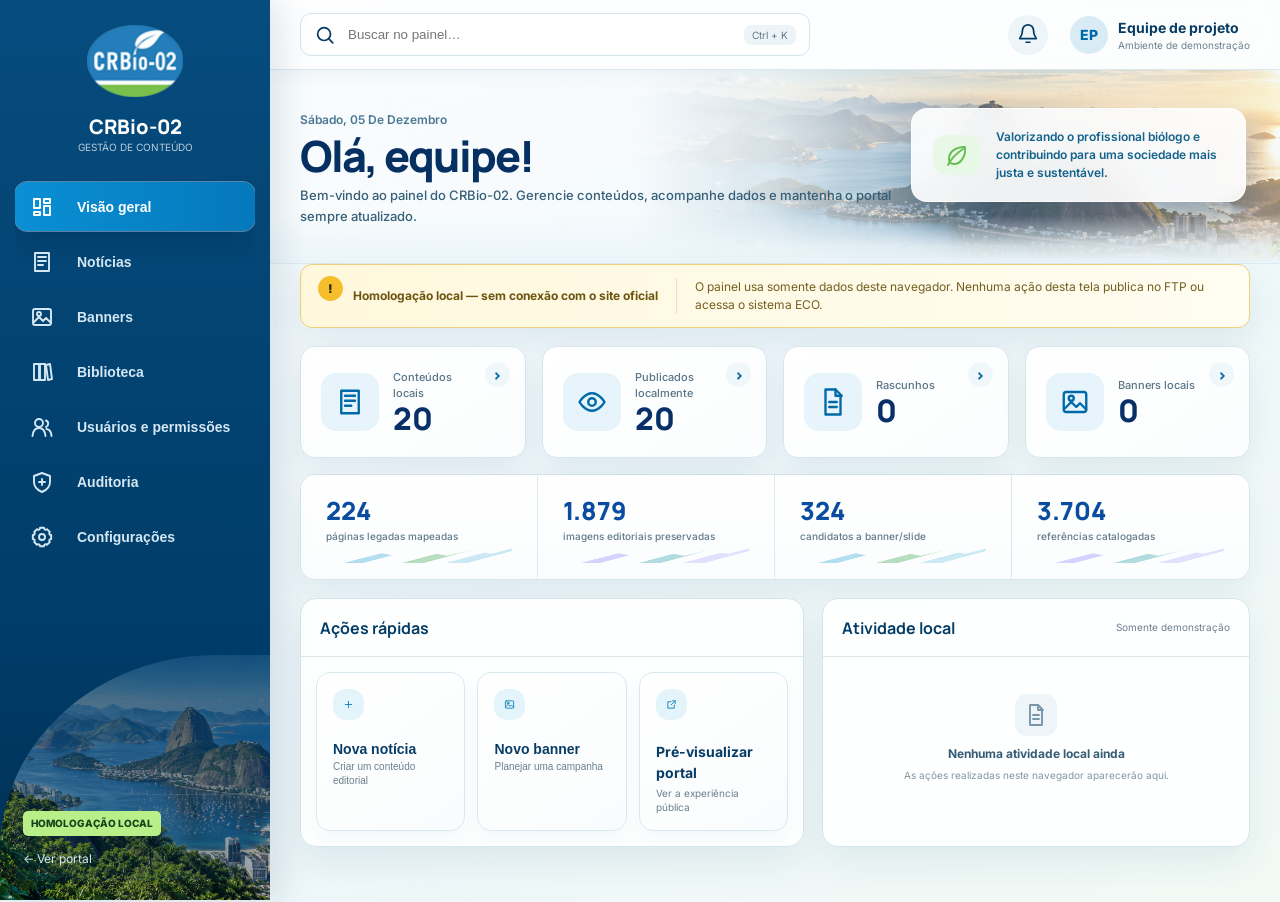
<file: admin.html>
<!doctype html>
<html lang="pt-BR">
<head>
  <meta charset="utf-8"><meta name="viewport" content="width=device-width,initial-scale=1">
  <title>Painel de Conteúdo — CRBio-02 | Homologação local</title>
  <link rel="preconnect" href="https://fonts.googleapis.com"><link rel="preconnect" href="https://fonts.gstatic.com" crossorigin><link href="https://fonts.googleapis.com/css2?family=Inter:wght@400;500;600;700;800&family=Manrope:wght@600;700;800&display=swap" rel="stylesheet">
  <link rel="stylesheet" href="admin.css">
  <link rel="stylesheet" href="admin-showcase.css">
  <link rel="stylesheet" href="admin-upload.css">
  <link rel="stylesheet" href="icon-system.css">
  <style>.check-field[hidden]{display:none!important}.notice span{min-width:0;overflow-wrap:anywhere}</style>
</head>
<body>
  <aside class="sidebar">
    <a class="admin-brand" href="index.html"><img src="assets/logo-crbio02.png" alt="CRBio-02"><span><b>CRBio-02</b><small>Gestão de conteúdo</small></span></a>
    <nav aria-label="Administração"><button class="active" data-view="dashboard"><i data-icon="dashboard"></i><span>Visão geral</span></button><button data-view="news"><i data-icon="newspaper"></i><span>Notícias</span></button><button data-view="banners"><i data-icon="image"></i><span>Banners</span></button><button data-view="media"><i data-icon="library"></i><span>Biblioteca</span></button><button data-view="users"><i data-icon="users"></i><span>Usuários e permissões</span></button><button data-view="audit"><i data-icon="audit"></i><span>Auditoria</span></button><button type="button"><i data-icon="settings"></i><span>Configurações</span></button></nav>
    <div class="sidebar-foot"><span class="env-badge">Homologação local</span><a href="index.html">← Ver portal</a></div>
  </aside>
  <main>
    <div class="admin-topbar"><label><span data-icon="search" aria-hidden="true"></span><input type="search" placeholder="Buscar no painel…" aria-label="Buscar no painel"><kbd>Ctrl + K</kbd></label><button aria-label="Notificações"><i data-icon="bell"></i></button><div class="admin-user"><span>EP</span><div><b>Equipe de projeto</b><small>Ambiente de demonstração</small></div></div></div>
    <header class="admin-header"><button class="mobile-admin-menu" aria-label="Abrir menu" aria-expanded="false">☰</button><div><p id="headerDate"></p><h1 id="viewTitle">Olá, equipe!</h1><span>Bem-vindo ao painel do CRBio-02. Gerencie conteúdos, acompanhe dados e mantenha o portal sempre atualizado.</span></div><div class="admin-message"><i data-icon="leaf"></i><span>Valorizando o profissional biólogo e contribuindo para uma sociedade mais justa e sustentável.</span></div></header>
    <div class="notice"><b>Homologação local — sem conexão com o site oficial</b><span>O painel usa somente dados deste navegador. Nenhuma ação desta tela publica no FTP ou acessa o sistema ECO.</span></div>
    <section class="view active" id="dashboardView">
      <div class="stats">
        <article><span data-icon="newspaper"></span><div><small>Conteúdos locais</small><strong id="totalContent">0</strong></div></article>
        <article><span data-icon="eye"></span><div><small>Publicados localmente</small><strong id="publishedCount">0</strong></div></article>
        <article><span data-icon="file"></span><div><small>Rascunhos</small><strong id="draftCount">0</strong></div></article>
        <article><span data-icon="image"></span><div><small>Banners locais</small><strong id="bannerCount">0</strong></div></article>
      </div>
      <div class="legacy-strip"><div><span>224</span><small>páginas legadas mapeadas</small></div><div><span>1.879</span><small>imagens editoriais preservadas</small></div><div><span>324</span><small>candidatos a banner/slide</small></div><div><span>3.704</span><small>referências catalogadas</small></div></div>
      <div class="dashboard-grid"><section class="panel"><div class="panel-head"><h2>Ações rápidas</h2></div><div class="quick-actions"><button class="icon-action" data-open-form="news"><i data-icon="plus"></i><span><b>Nova notícia</b><small>Criar um conteúdo editorial</small></span></button><button class="icon-action" data-open-form="banner"><i data-icon="image"></i><span><b>Novo banner</b><small>Planejar uma campanha</small></span></button><a class="icon-action" href="index.html#noticias"><i data-icon="external"></i><span><b>Pré-visualizar portal</b><small>Ver a experiência pública</small></span></a></div></section><section class="panel"><div class="panel-head"><h2>Atividade local</h2><span>Somente demonstração</span></div><ol class="activity" id="activityList"></ol></section></div>
    </section>
    <section class="view" id="newsView">
      <div class="toolbar"><div><input id="newsSearch" type="search" placeholder="Buscar por título…" aria-label="Buscar notícias"><select id="statusFilter" aria-label="Filtrar por status"><option value="all">Todos os status</option><option value="draft">Rascunho</option><option value="published">Publicado</option><option value="scheduled">Agendado</option><option value="archived">Arquivado</option></select></div><button class="primary" data-open-form="news">＋ Nova notícia</button></div>
      <div class="table-card"><table><thead><tr><th>Conteúdo</th><th>Status</th><th>Atualização</th><th>Ações</th></tr></thead><tbody id="newsTable"></tbody></table><div class="empty" id="newsEmpty"><span data-icon="newspaper"></span><h3>Nenhuma notícia local</h3><p>Crie uma notícia de demonstração para testar o fluxo editorial.</p></div></div>
    </section>
    <section class="view" id="bannersView"><div class="toolbar"><div><p class="muted">Controle arquivo, ordem, período de exibição e destino de cada destaque.</p></div><button class="primary" data-open-form="banner">＋ Novo banner</button></div><div class="legacy-warning"><b>Upload funcional na homologação</b><span>O painel valida formato, peso e dimensão exata de <code>1920 × 800 px</code>. Banners ativos aparecem automaticamente no carrossel da página inicial deste navegador.</span></div><div class="banner-list" id="bannerList"></div><div class="empty boxed" id="bannerEmpty"><span data-icon="image"></span><h3>Nenhum banner enviado ainda</h3><p>Envie a arte final com o texto incorporado para testar imediatamente no portal.</p></div></section>
    <section class="view" id="mediaView"><div class="media-summary"><div><span>1.879</span><b>Imagens de notícias</b><small>Preservadas no snapshot local</small></div><div><span>2.201</span><b>Documentos PDF</b><small>Transparência, revistas e anexos</small></div><div><span>324</span><b>Banners possíveis</b><small>Aguardando classificação pelo banco</small></div></div><div class="media-spec-grid"><article><span>12:5</span><div><b>Banner rotativo principal</b><strong>1920 × 800 px</strong><small>JPG ou WebP · até 1,2 MB · arte final com texto</small></div></article><article><span>16:9</span><div><b>Capa de notícia/post</b><strong>1200 × 675 px</strong><small>JPG ou WebP · até 600 KB · foco central seguro</small></div></article><article><span>1:1</span><div><b>Miniatura social opcional</b><strong>1080 × 1080 px</strong><small>JPG ou WebP · até 500 KB</small></div></article></div><div class="panel media-panel"><div class="panel-head"><h2>Política da biblioteca nova</h2><span>Definida a partir da auditoria</span></div><ul class="check-list"><li>Banner principal sempre em <b>1920 × 800 px</b>, proporção 12:5, entregue como arte final com título, mensagem e chamada incorporados.</li><li>Manter os textos dentro da <b>área segura de 1440 × 640 px</b>, longe das setas, indicadores e bordas do carrossel.</li><li>Capa de notícia sempre em <b>1200 × 675 px</b>, proporção 16:9; o sistema gera as miniaturas dos cards.</li><li>Validação de formato, peso, dimensões, legibilidade e descrição alternativa antes da publicação.</li></ul></div></section>
    <section class="view placeholder-view" id="usersView"><span data-icon="users"></span><h2>Usuários e permissões</h2><p>Os papéis Administrador, Editor e Publicador serão implementados no servidor, com MFA e sessões seguras. Este protótipo não simula autenticação.</p></section>
    <section class="view" id="auditView"><div class="audit-grid"><article><b>Somente leitura</b><span>O snapshot FTP não envia comandos de escrita.</span></article><article><b>ECO protegido</b><span>A pasta e o subdomínio permanecem fora do escopo.</span></article><article><b>Integridade</b><span>O inventário final registra tamanho e SHA-256.</span></article></div><div class="panel audit-panel"><div class="panel-head"><h2>Atividade deste protótipo</h2><span>Dados locais do navegador</span></div><ol class="activity" id="auditActivityList"></ol></div></section>
  </main>
  <dialog id="contentDialog">
    <form method="dialog" id="contentForm"><div class="dialog-head"><div><p class="eyebrow">Gestão de conteúdo</p><h2 id="dialogTitle">Nova notícia</h2></div><button type="button" data-close-dialog aria-label="Fechar">×</button></div><input type="hidden" name="type"><input type="hidden" name="id">
      <div class="form-grid"><div class="full media-dimension-card summary-field"><span>16:9</span><div><b>Capa da notícia</b><strong>1200 × 675 px</strong><small>JPG ou WebP, até 600 KB. O recorte importante deve permanecer na área central.</small></div></div><div class="full media-dimension-card banner-field" hidden><span>12:5</span><div><b>Banner rotativo da página inicial</b><strong>1920 × 800 px</strong><small>JPG ou WebP, até 1,2 MB. Envie a arte final pronta, já com título, mensagem e chamada incorporados.</small></div></div><label class="full"><span id="titleFieldLabel">Título</span><input name="title" required maxlength="120"><small id="titleFieldHelp">Máximo de 120 caracteres.</small></label><label class="summary-field">Categoria<input name="category" placeholder="Institucional"></label><label>Status<select name="status"><option value="draft">Rascunho</option><option value="published">Publicado / ativo</option><option value="scheduled">Agendado</option><option value="archived">Arquivado</option></select></label><label class="full summary-field">Resumo<textarea name="summary" rows="3" maxlength="260"></textarea></label><label class="full summary-field">Conteúdo da notícia<textarea name="content" rows="7" placeholder="Escreva o conteúdo editorial…"></textarea></label><label class="summary-field">Slug<input name="slug" pattern="[a-z0-9-]+" placeholder="titulo-da-noticia"></label><label class="summary-field">Publicação<input name="publishAt" type="datetime-local"></label><label class="banner-field" hidden>Início da exibição<input name="startsAt" type="datetime-local"></label><label class="banner-field" hidden>Fim da exibição<input name="endsAt" type="datetime-local"></label><label class="full banner-field" hidden>Destino do banner<input name="link" placeholder="Página interna ou https://"><small>Pode apontar para uma página do portal ou endereço externo autorizado.</small></label><label class="banner-field check-field" hidden><input name="external" type="checkbox" value="true"> Abrir como link externo</label><label class="banner-field" hidden>Ordem<input name="order" type="number" min="1" value="1"></label><label class="full upload-field">Arquivo da imagem<input name="imageFile" type="file" accept="image/jpeg,image/webp"><small class="summary-field">Obrigatório: 1200 × 675 px, JPG ou WebP, até 600 KB.</small><small class="banner-field" hidden>Obrigatório: 1920 × 800 px, JPG ou WebP, até 1,2 MB, com todos os textos dentro da arte.</small><span id="imageFileStatus">Nenhum arquivo selecionado.</span><img id="imageFilePreview" alt="Pré-visualização do arquivo selecionado" hidden></label><label class="full">Descrição alternativa da imagem<input name="alt" required maxlength="180" placeholder="Descreva a imagem para quem não pode vê-la"></label></div>
      <div class="dialog-actions"><button type="button" data-close-dialog>Cancelar</button><button class="primary" type="submit" id="saveContent">Salvar conteúdo</button></div>
    </form>
  </dialog>
  <div class="toast" id="adminToast" role="status" aria-live="polite"></div>
  <script src="icon-system.js"></script>
  <script src="news-archive.js"></script>
  <script src="content-store.js"></script>
  <script src="admin.js"></script>
</body>
</html>
</file>
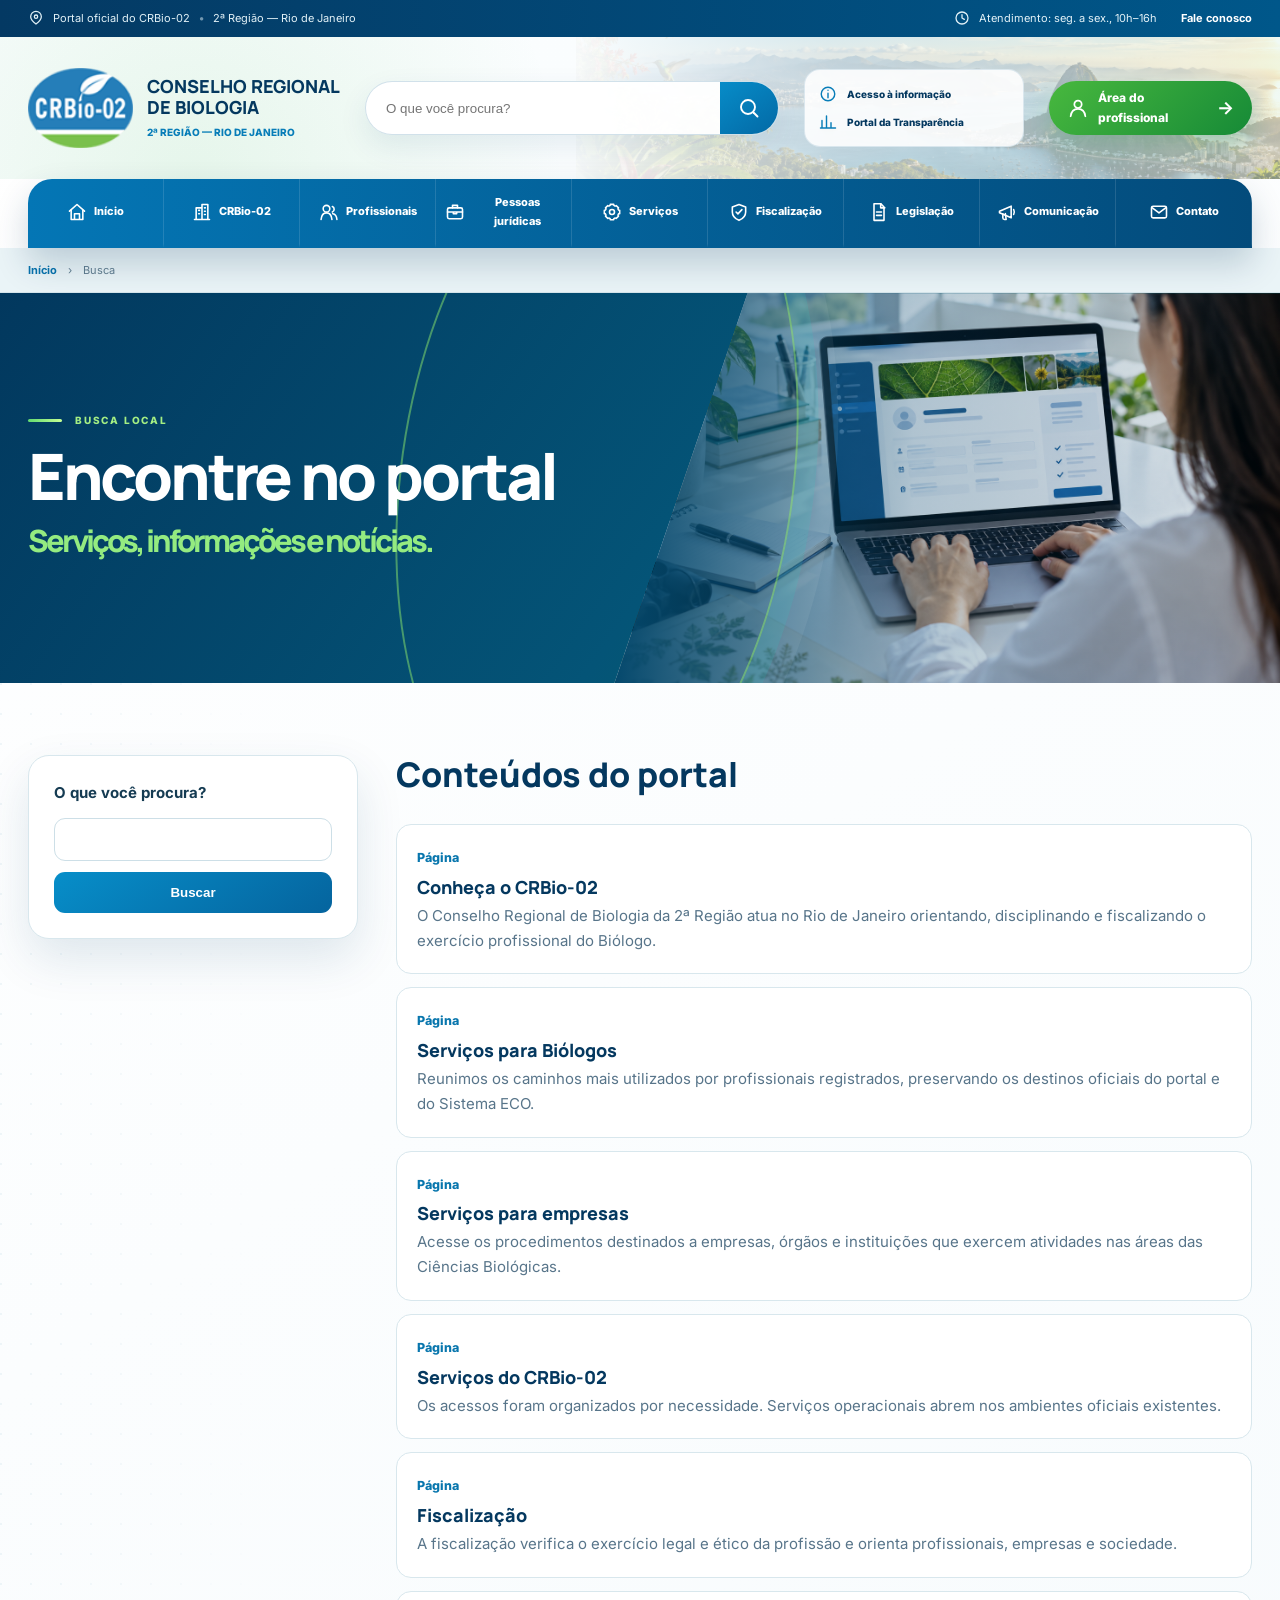
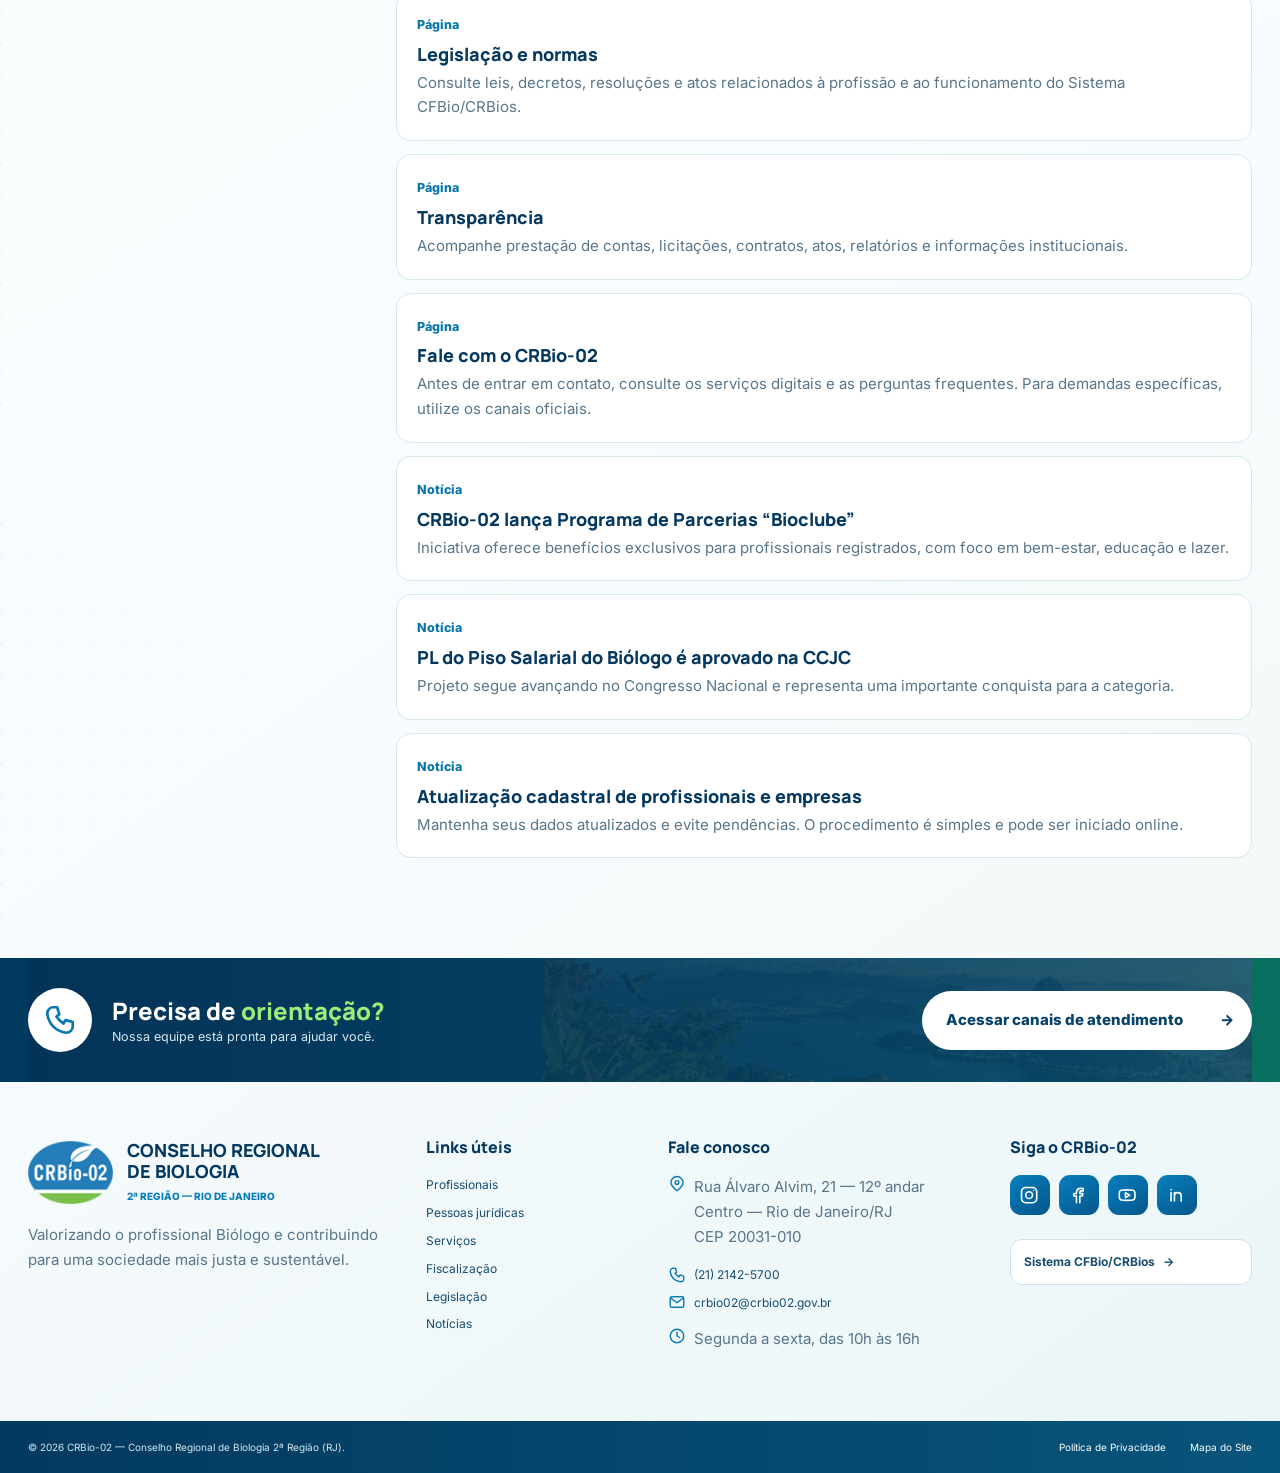
<file: busca.html>
<!doctype html>
<html lang="pt-BR">
<head><meta charset="utf-8"><meta name="viewport" content="width=device-width,initial-scale=1"><meta name="description" content="Busca do portal CRBio-02"><title>Busca — CRBio-02</title><link rel="stylesheet" href="internal.css"><link rel="stylesheet" href="internal-responsive.css"><link rel="stylesheet" href="icon-system.css"></head>
<body data-page="busca">
  <div data-shell-header></div>
  <main id="conteudo"><div class="breadcrumb"><div class="shell"><a href="index.html">Início</a> <span aria-hidden="true">›</span> Busca</div></div><section class="internal-hero"><div class="shell"><p class="eyebrow">Busca local</p><h1>Encontre no portal<span>Serviços, informações e notícias.</span></h1></div></section><section class="internal-main"><div class="shell search-layout"><form class="search-box" id="localSearch"><label for="searchQuery"><b>O que você procura?</b></label><input id="searchQuery" name="q" autocomplete="off"><button>Buscar</button></form><div><h2 class="section-title" id="resultTitle">Resultados</h2><div class="result-list" id="searchResults"></div></div></div></section></main>
  <div data-shell-footer></div>
  <script src="icon-system.js"></script><script src="portal-data.js"></script><script src="portal-shell.js"></script><script src="busca.js"></script>
</body>
</html>
</file>
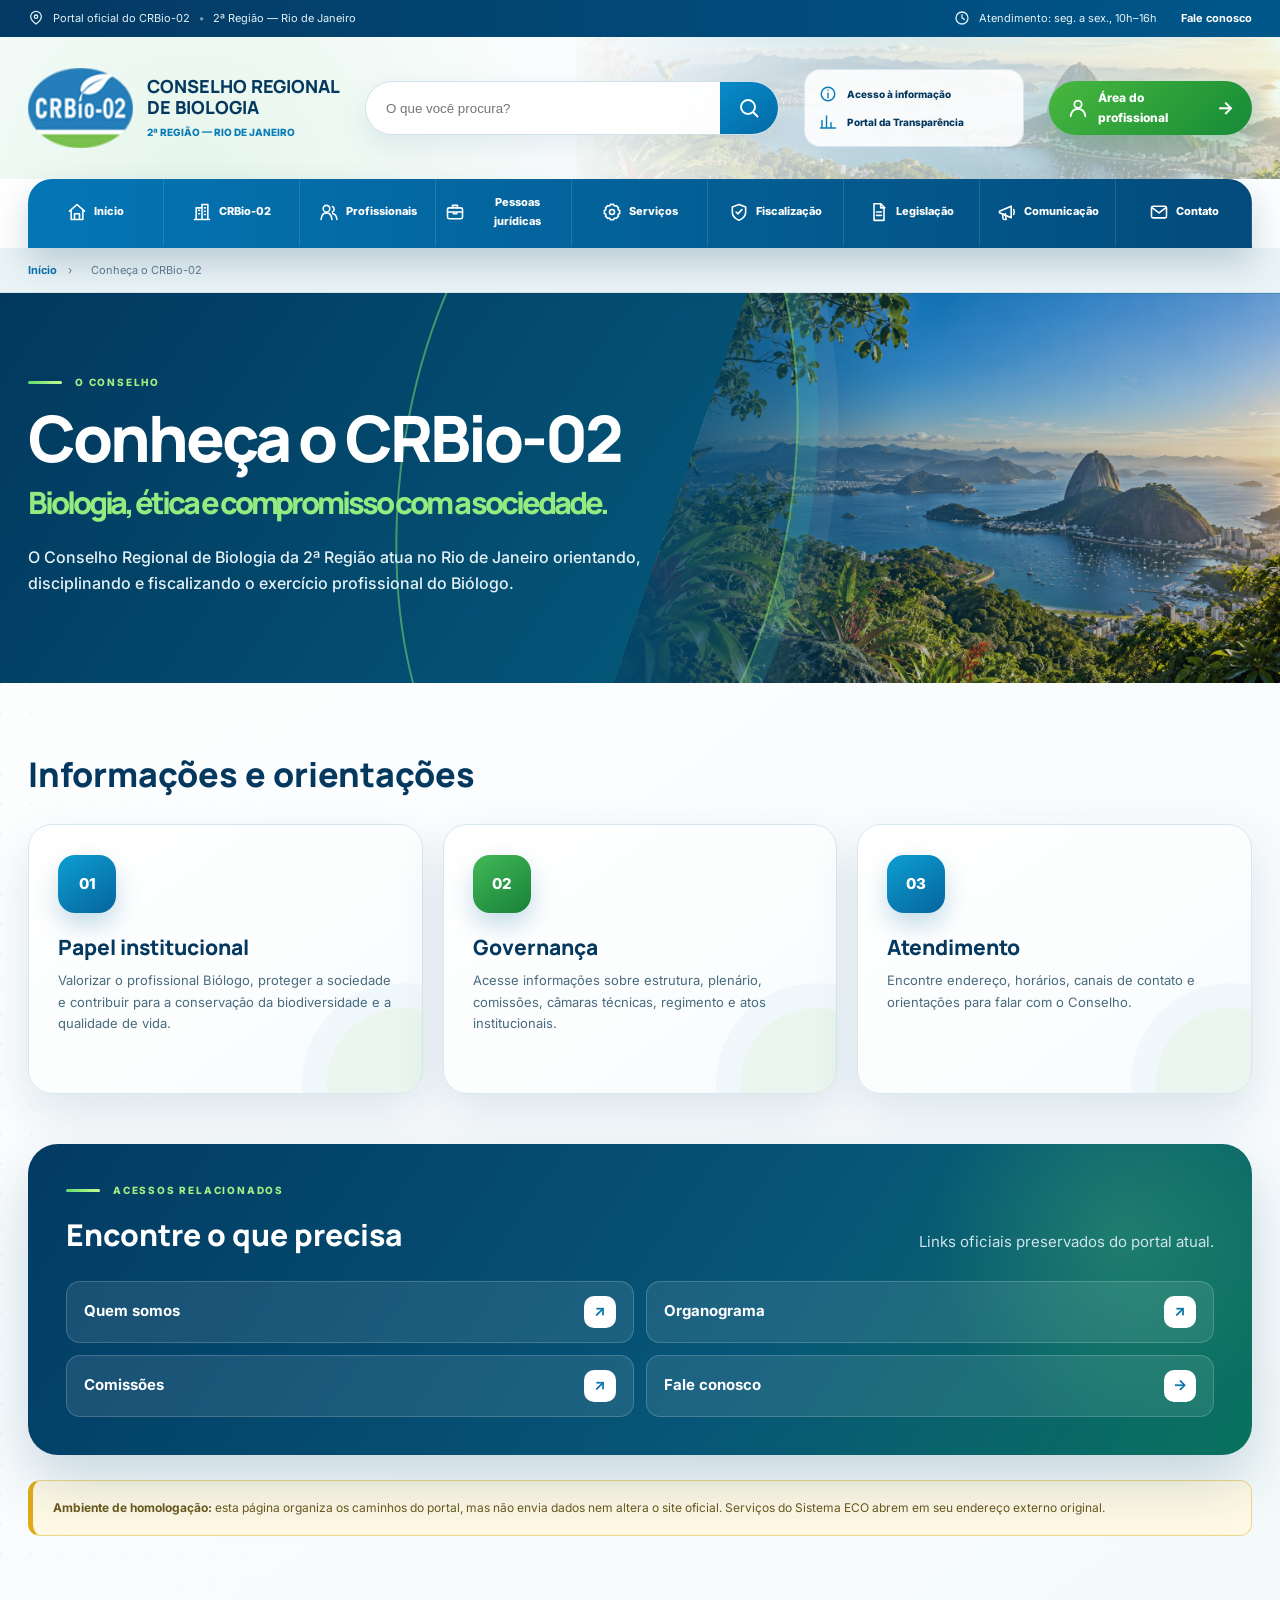
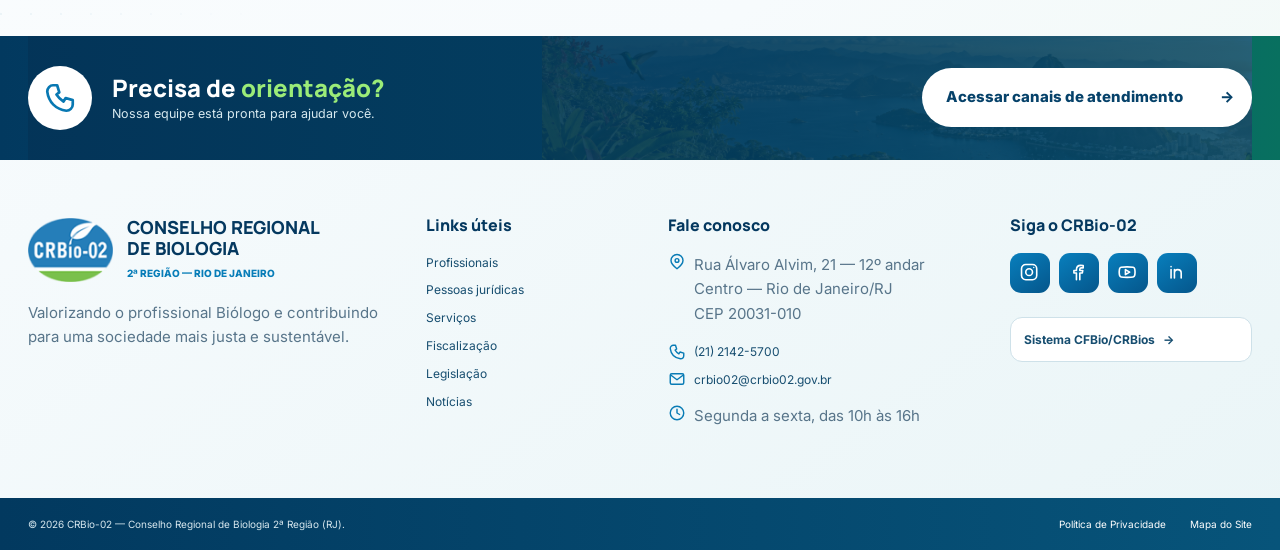
<file: interna.html>
<!doctype html>
<html lang="pt-BR">
<head><meta charset="utf-8"><meta name="viewport" content="width=device-width,initial-scale=1"><meta name="description" content="Portal de homologação do CRBio-02"><title>CRBio-02 — Homologação local</title><link rel="stylesheet" href="internal.css"><link rel="stylesheet" href="internal-responsive.css"><link rel="stylesheet" href="icon-system.css"></head>
<body>
  <div data-shell-header></div>
  <main id="conteudo">
    <div class="breadcrumb"><div class="shell"><a href="index.html">Início</a> <span aria-hidden="true">›</span> <span id="crumb">Conteúdo</span></div></div>
    <section class="internal-hero"><div class="shell"><p class="eyebrow" id="pageEyebrow"></p><h1 id="pageTitle"></h1><p class="lead" id="pageIntro"></p></div></section>
    <section class="internal-main"><div class="shell"><h2 class="section-title">Informações e orientações</h2><div class="info-grid" id="infoGrid"></div><section class="links-panel"><header><div><p class="eyebrow">Acessos relacionados</p><h2>Encontre o que precisa</h2></div><p>Links oficiais preservados do portal atual.</p></header><div class="link-grid" id="linkGrid"></div></section><div class="local-note"><b>Ambiente de homologação:</b> esta página organiza os caminhos do portal, mas não envia dados nem altera o site oficial. Serviços do Sistema ECO abrem em seu endereço externo original.</div></div></section>
  </main>
  <div data-shell-footer></div>
  <script src="icon-system.js"></script><script src="portal-data.js"></script><script src="portal-shell.js"></script><script src="internal.js"></script>
</body>
</html>
</file>
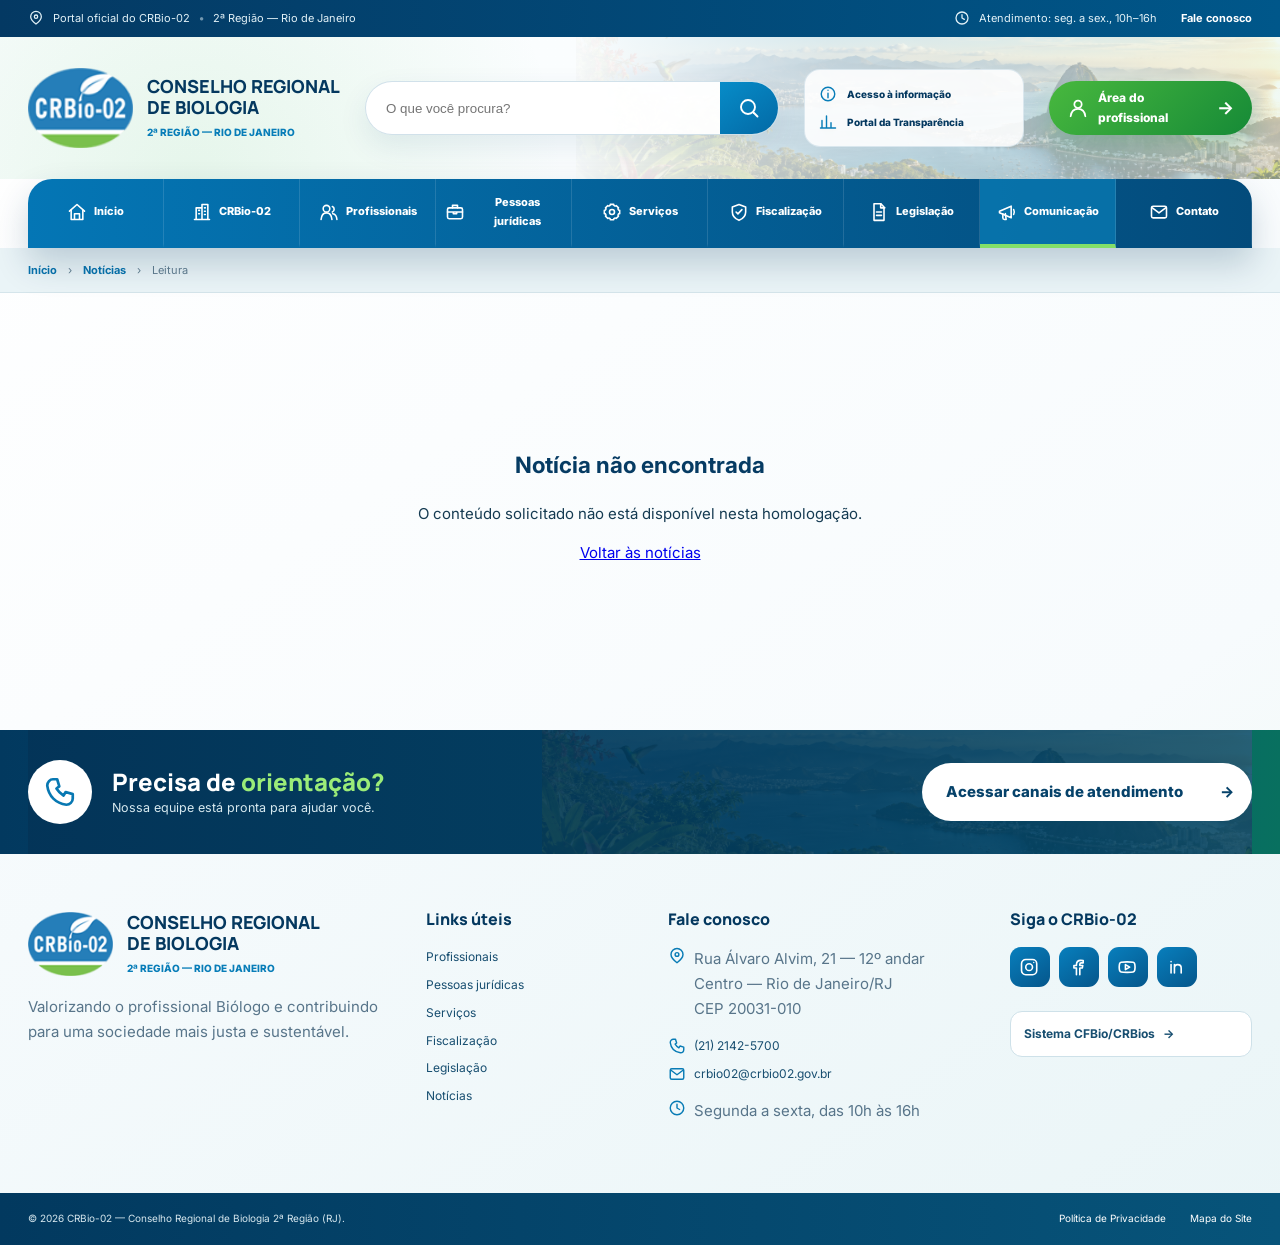
<file: noticia.html>
<!doctype html>
<html lang="pt-BR">
<head><meta charset="utf-8"><meta name="viewport" content="width=device-width,initial-scale=1"><meta name="description" content="Notícia do Conselho Regional de Biologia da 2ª Região"><title>Notícia — CRBio-02</title><link rel="stylesheet" href="internal.css"><link rel="stylesheet" href="internal-responsive.css"><link rel="stylesheet" href="icon-system.css"><link rel="stylesheet" href="news-detail.css"></head>
<body data-page="noticias">
  <div data-shell-header></div>
  <main id="conteudo">
    <div class="breadcrumb"><div class="shell"><a href="index.html">Início</a> <span aria-hidden="true">›</span> <a href="noticias.html">Notícias</a> <span aria-hidden="true">›</span> Leitura</div></div>
    <article class="article-shell shell" id="newsArticle" aria-live="polite"><p>Carregando notícia…</p></article>
  </main>
  <div data-shell-footer></div>
  <script src="icon-system.js"></script><script src="portal-data.js"></script><script src="news-archive.js"></script><script src="content-store.js"></script><script src="portal-shell.js"></script><script src="noticia.js"></script>
</body>
</html>
</file>
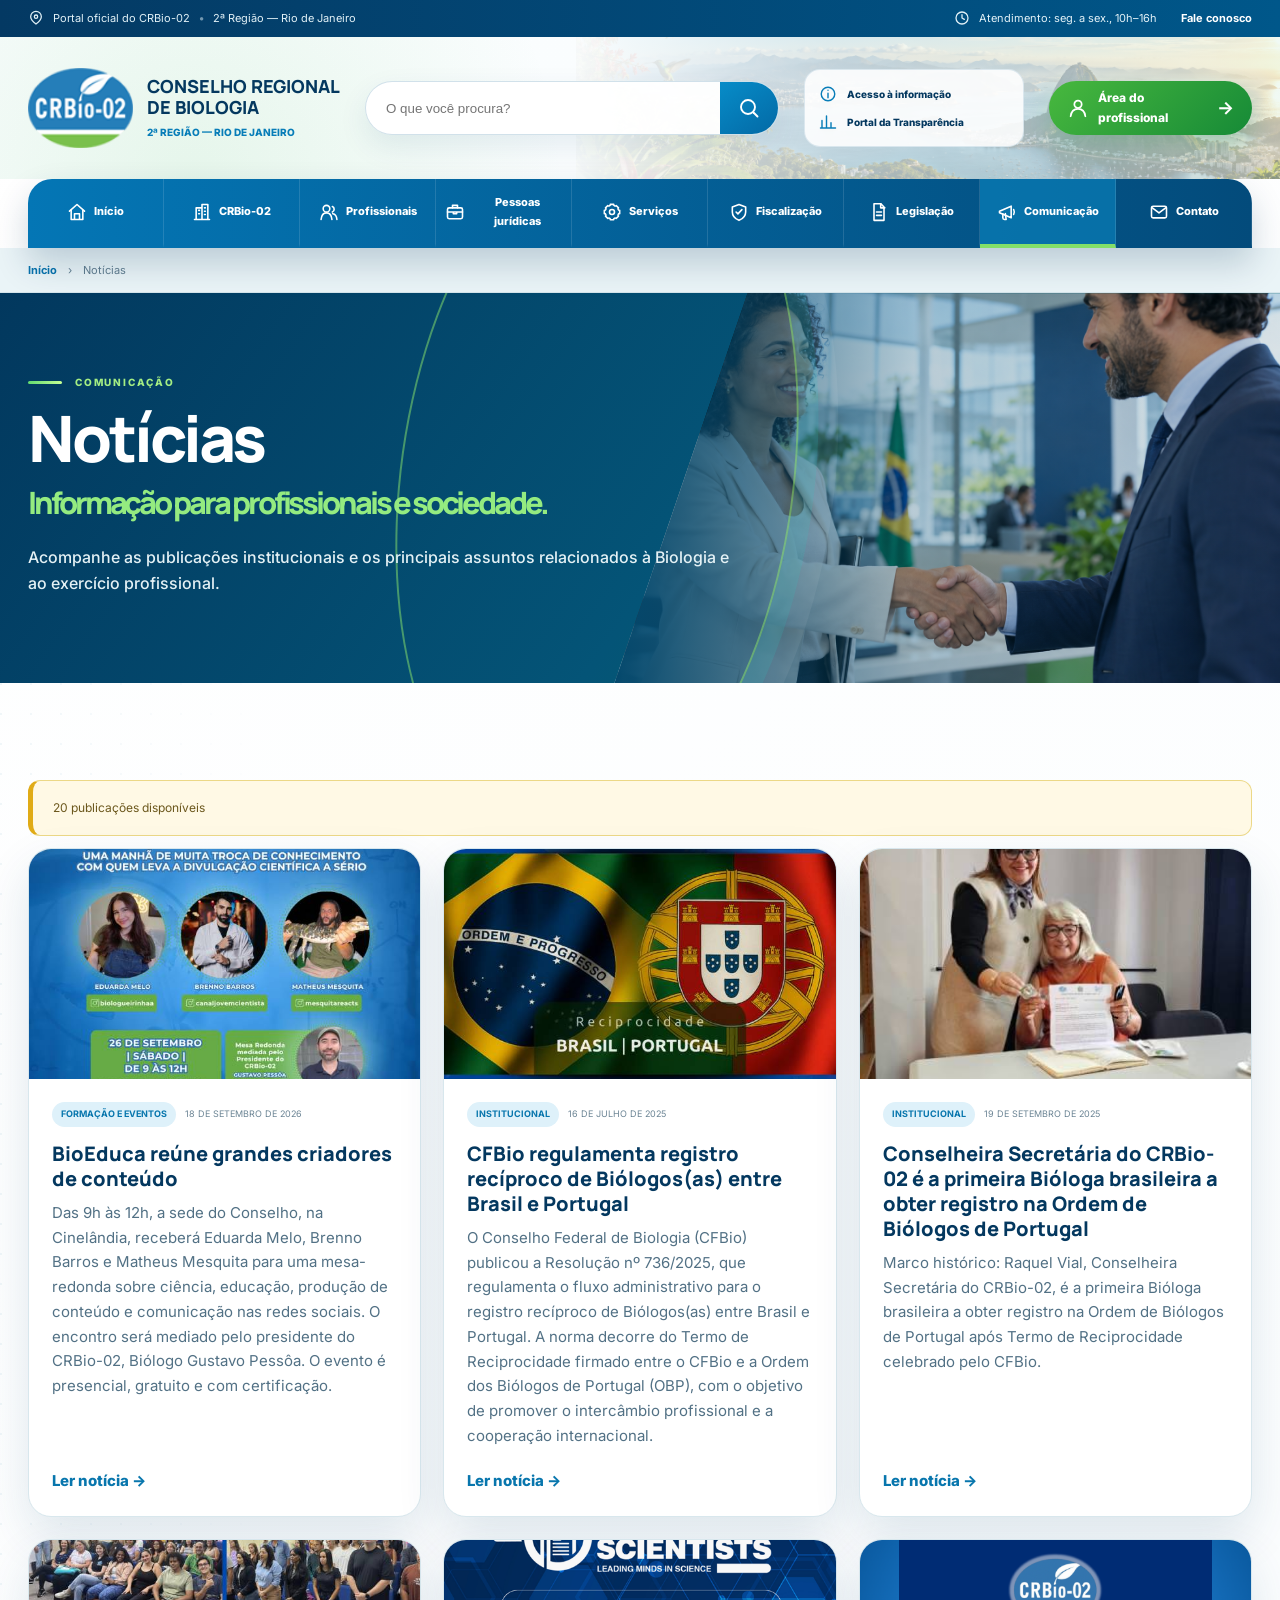
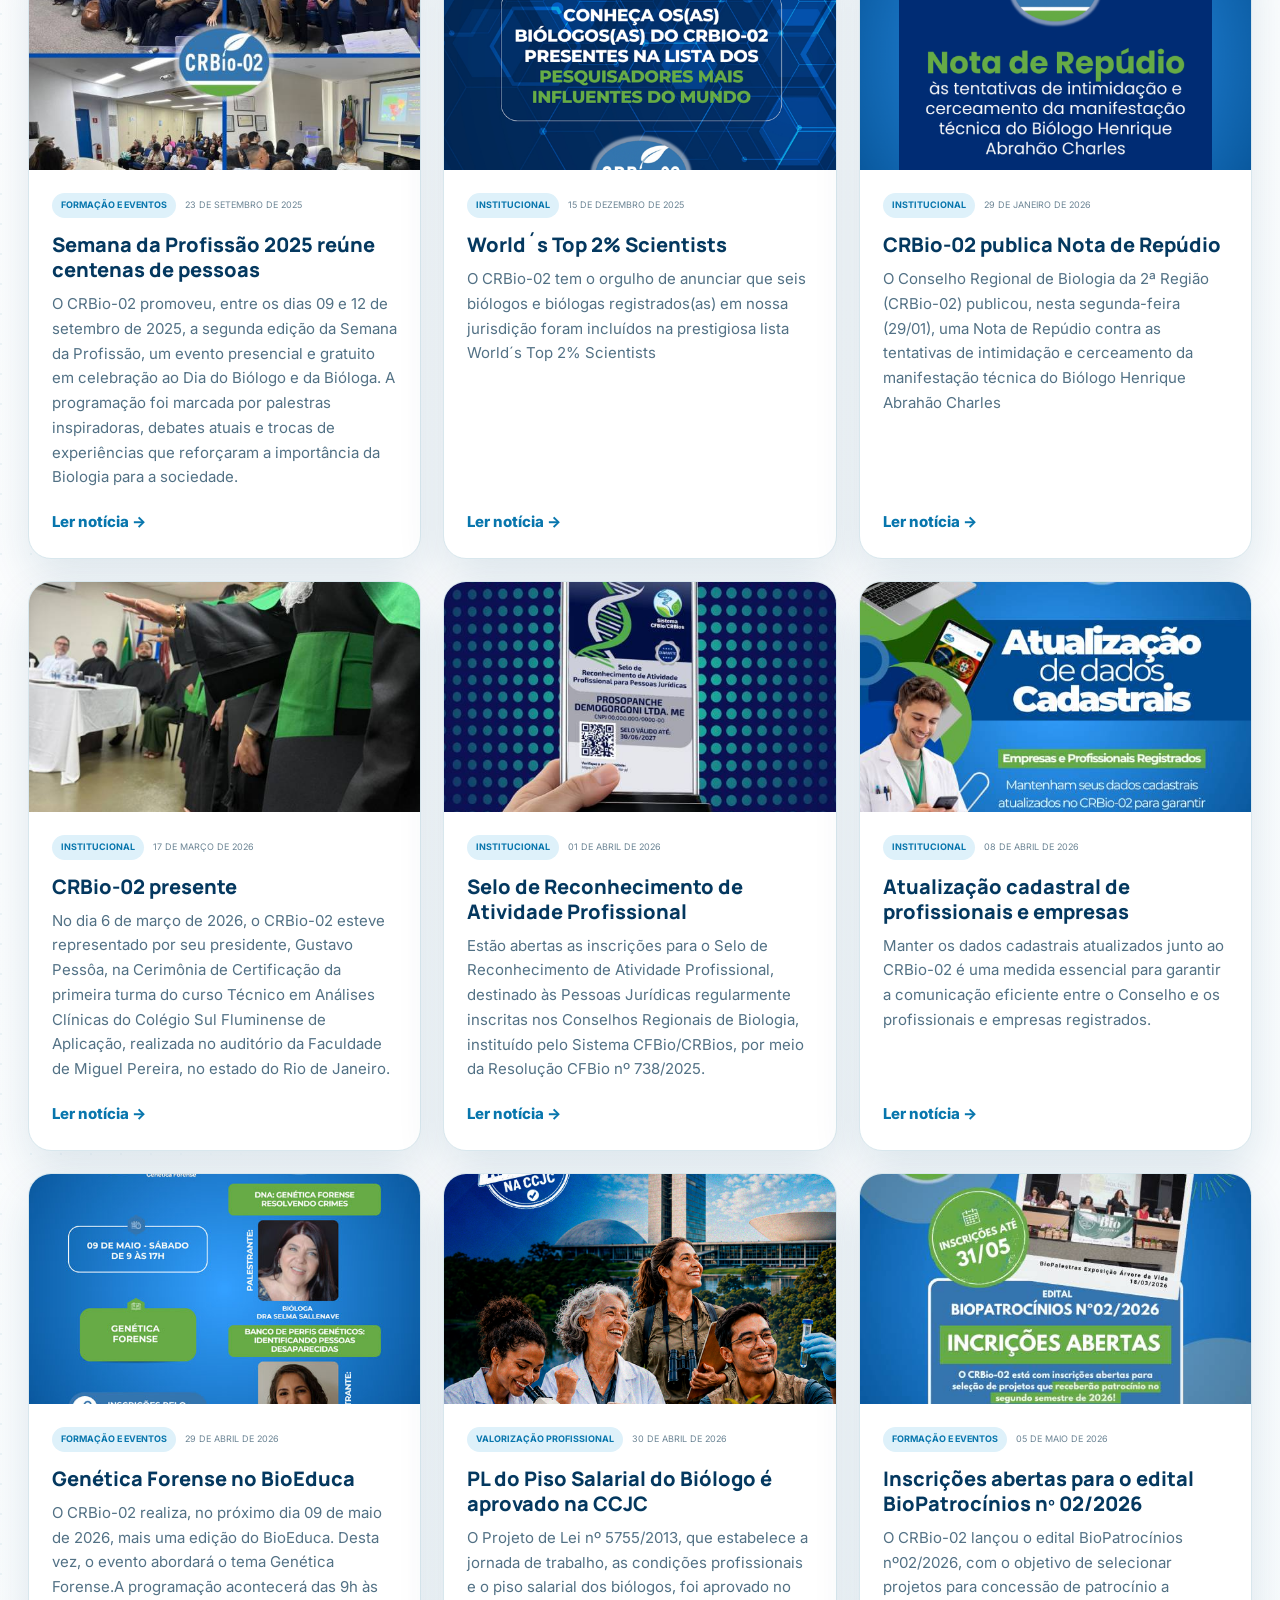
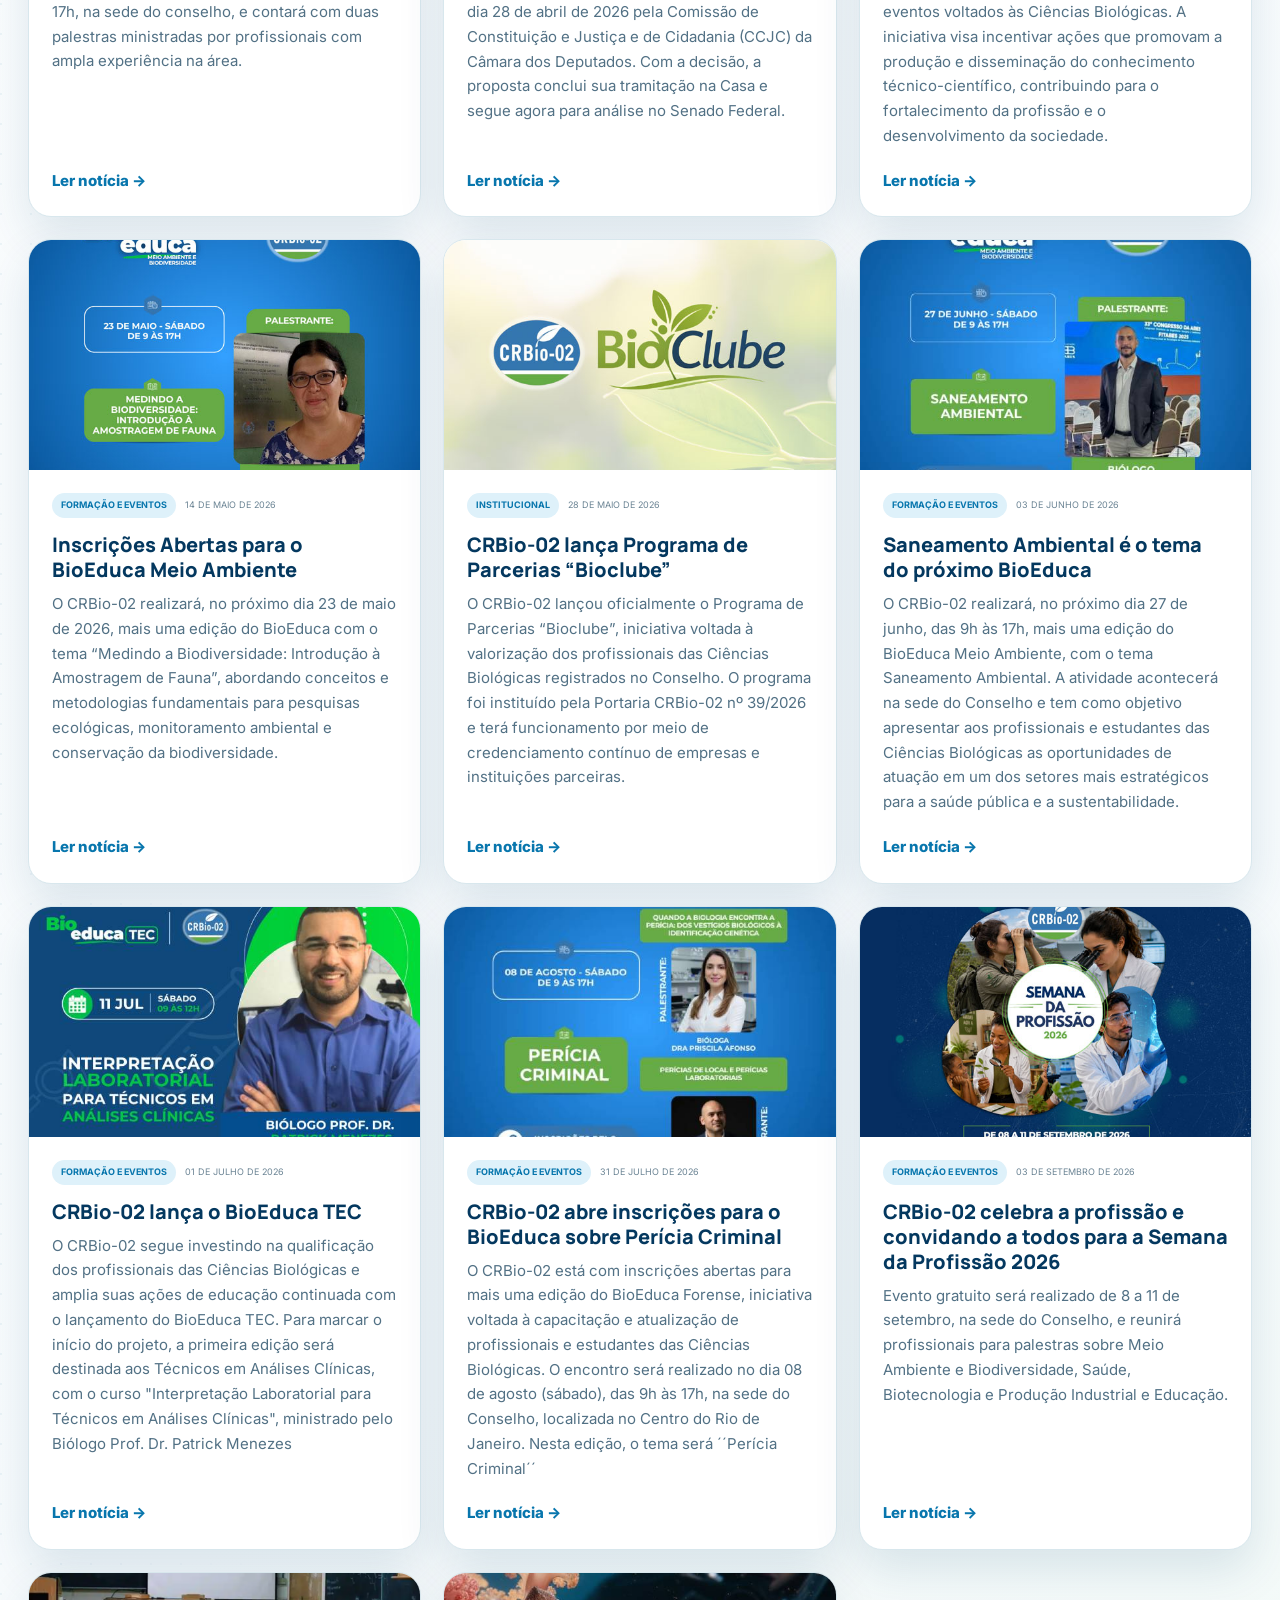
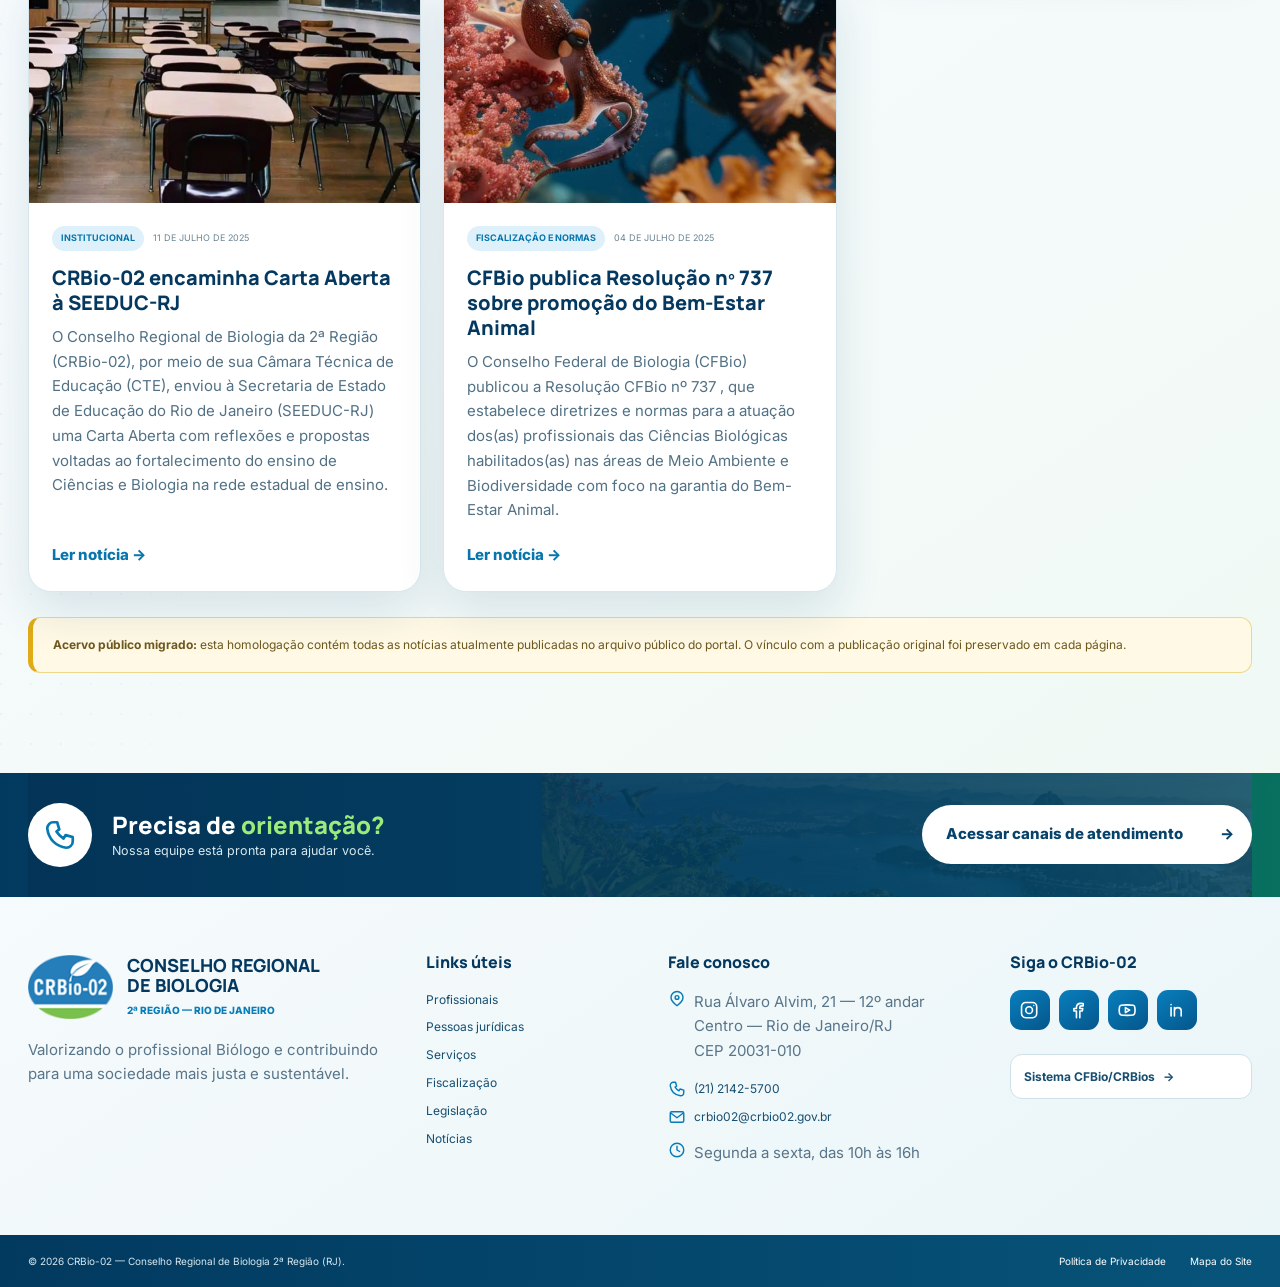
<file: noticias.html>
<!doctype html>
<html lang="pt-BR">
<head><meta charset="utf-8"><meta name="viewport" content="width=device-width,initial-scale=1"><meta name="description" content="Notícias do Conselho Regional de Biologia da 2ª Região"><title>Notícias — CRBio-02</title><link rel="stylesheet" href="internal.css"><link rel="stylesheet" href="internal-responsive.css"><link rel="stylesheet" href="icon-system.css"></head>
<body data-page="noticias">
  <div data-shell-header></div>
  <main id="conteudo">
    <div class="breadcrumb"><div class="shell"><a href="index.html">Início</a> <span aria-hidden="true">›</span> Notícias</div></div>
    <section class="internal-hero"><div class="shell"><p class="eyebrow">Comunicação</p><h1>Notícias<span>Informação para profissionais e sociedade.</span></h1><p class="lead">Acompanhe as publicações institucionais e os principais assuntos relacionados à Biologia e ao exercício profissional.</p></div></section>
    <section class="internal-main"><div class="shell"><p class="local-note" id="newsCount" aria-live="polite">Carregando publicações…</p><div class="news-grid" id="allNews"></div><div class="local-note"><b>Acervo público migrado:</b> esta homologação contém todas as notícias atualmente publicadas no arquivo público do portal. O vínculo com a publicação original foi preservado em cada página.</div></div></section>
  </main>
  <div data-shell-footer></div>
  <script src="icon-system.js"></script><script src="portal-data.js"></script><script src="news-archive.js"></script><script src="content-store.js"></script><script src="portal-shell.js"></script><script src="noticias.js"></script>
</body>
</html>
</file>
<file: styles.css>
:root{--blue:#0068a8;--blue-dark:#034f86;--blue-deep:#003e6d;--green:#3e9e38;--green-dark:#177437;--ink:#07365d;--muted:#587087;--line:#dbe8f0;--pale:#f3f8fb;--white:#fff;--shadow:0 18px 45px rgba(0,70,115,.12);--radius:18px;--container:min(1180px,calc(100% - 40px))}
*{box-sizing:border-box}html{scroll-behavior:smooth;overflow-x:hidden}body{margin:0;color:var(--ink);font-family:Inter,Arial,sans-serif;background:#fff;font-size:16px;line-height:1.5;overflow-x:hidden}a{color:inherit;text-decoration:none}button,input{font:inherit}img{max-width:100%;display:block}.container{width:var(--container);margin-inline:auto}.sr-only{position:absolute;width:1px;height:1px;padding:0;margin:-1px;overflow:hidden;clip:rect(0,0,0,0);white-space:nowrap;border:0}.skip-link{position:fixed;top:8px;left:8px;z-index:9999;background:#fff;color:#005b96;padding:10px 14px;border-radius:8px;transform:translateY(-140%)}.skip-link:focus{transform:translateY(0)}:focus-visible{outline:3px solid #ffb000;outline-offset:3px}
.site-header{position:relative;z-index:50;background:white}.utility-shell{height:98px;display:grid;grid-template-columns:270px minmax(240px,1fr) 220px 186px;gap:22px;align-items:center}.brand{display:flex;align-items:center;gap:12px}.brand img{width:85px;height:65px;object-fit:contain}.brand span{line-height:1.18;text-transform:uppercase;font-size:10px;color:var(--blue);letter-spacing:.02em}.brand strong,.brand small{display:block}.brand strong{font-weight:800}.brand small{font-weight:600;margin-top:3px}.site-search{height:46px;background:#eff6fa;border-radius:12px;display:flex;overflow:hidden}.site-search input{border:0;background:transparent;padding:0 18px;min-width:0;flex:1;color:var(--ink)}.site-search button{border:0;background:var(--blue);color:white;width:50px;font-size:25px;cursor:pointer}.utility-links{display:flex;flex-direction:column;gap:9px;font-size:12px;font-weight:650}.utility-links a{display:flex;gap:8px;align-items:center}.utility-links span{color:var(--blue);font-size:16px}.professional-button{height:48px;border-radius:9px;background:var(--green);color:white;display:flex;align-items:center;justify-content:center;gap:9px;font-size:13px;font-weight:700;box-shadow:0 9px 20px rgba(62,158,56,.2)}.menu-toggle{display:none;background:none;border:0;width:44px;height:44px;padding:8px}.menu-toggle span{display:block;height:2px;background:var(--blue);margin:6px}.main-nav{background:linear-gradient(90deg,#006dac,#0087cc);color:white;position:relative}.nav-inner{height:52px;display:flex;align-items:center;justify-content:space-between}.nav-item,.home-link{border:0;background:none;color:white;font-size:13px;font-weight:650;padding:16px 11px;cursor:pointer}.nav-item:hover,.nav-item:focus-visible{background:rgba(255,255,255,.12)}.home-link{font-size:20px}.mega-menu{position:absolute;left:50%;transform:translateX(-50%);top:52px;width:min(920px,calc(100% - 40px));background:white;color:var(--ink);padding:26px;border-radius:0 0 16px 16px;box-shadow:var(--shadow);grid-template-columns:repeat(3,1fr);gap:24px}.mega-menu.open{display:grid}.mega-menu h3{margin:0 0 10px;color:var(--blue);font:700 14px Manrope}.mega-menu a{display:block;padding:6px 0;font-size:13px;color:var(--muted)}
.hero{height:570px;position:relative;overflow:hidden;border-radius:0 0 28px 28px;background:#eaf4f7}.hero-media{position:absolute;inset:0;width:100%;height:100%;object-fit:cover;object-position:center}.hero-overlay{position:absolute;inset:0;background:linear-gradient(90deg,rgba(250,253,254,.98) 0%,rgba(250,253,254,.92) 28%,rgba(250,253,254,.18) 57%,rgba(0,38,30,.08) 100%)}.hero-content{position:relative;z-index:2;padding-top:70px}.eyebrow,.section-label{text-transform:uppercase;color:var(--blue);letter-spacing:.18em;font-size:12px;font-weight:800;margin:0 0 12px}.hero h1{font:800 clamp(38px,4.1vw,61px)/1.02 Manrope,sans-serif;max-width:590px;letter-spacing:-.045em;margin:0;color:#0966a3}.hero h1 em,.section-heading h2 em{font-style:normal;color:var(--green)}.hero-content>p:not(.eyebrow){max-width:490px;font-size:17px;line-height:1.55;margin:22px 0 28px;color:#254d6e}.hero-actions{display:flex;gap:14px}.button{display:inline-flex;min-height:48px;padding:0 23px;border-radius:999px;align-items:center;justify-content:center;gap:12px;font-size:13px;font-weight:750}.button-primary{color:white;background:linear-gradient(90deg,#007fc1,#018acb);box-shadow:0 8px 22px rgba(0,105,168,.24)}.button-secondary{background:rgba(255,255,255,.75);border:1px solid var(--blue);color:var(--blue)}.hero-tag{position:absolute;right:0;bottom:74px;z-index:3;background:linear-gradient(140deg,#0c6f42,#2c9b43);width:250px;height:230px;border-radius:62% 0 0 62%;color:white;display:flex;flex-direction:column;align-items:center;justify-content:center;font:700 18px/1.45 Manrope;text-align:center;box-shadow:-12px 12px 35px rgba(0,73,37,.2)}.hero-dots{position:absolute;bottom:24px;left:50%;transform:translateX(-50%);display:flex;gap:8px;z-index:5}.hero-dots button{border:0;width:36px;height:4px;background:rgba(255,255,255,.6);padding:0}.hero-dots button.active{background:white}
.quick-access{position:relative;z-index:10;margin-top:-36px;background:white;border-radius:14px;padding:22px 28px 18px;box-shadow:var(--shadow)}.quick-access>.section-label{margin-bottom:8px}.quick-grid{display:grid;grid-template-columns:repeat(5,1fr)}.quick-card{position:relative;min-height:145px;padding:16px 22px;border-right:1px solid var(--line);display:flex;flex-direction:column;transition:.2s}.quick-card:last-child{border-right:0}.quick-card:hover{transform:translateY(-4px)}.quick-card strong{font:700 14px Manrope;margin:7px 0;color:#064e83}.quick-card small{font-size:11px;color:var(--muted);max-width:150px}.quick-card i{position:absolute;right:12px;bottom:12px;border:1px solid #2b99dc;border-radius:50%;width:22px;height:22px;display:grid;place-items:center;color:#168bd2;font-style:normal}.icon-box{font-size:30px;color:#0786cc;font-weight:700;line-height:1}.quick-card.featured .icon-box{color:var(--green)}
.section{padding-block:72px}.section-heading{display:flex;align-items:flex-end;justify-content:space-between;gap:30px;margin-bottom:28px}.section-heading h2{font:800 clamp(31px,3.5vw,48px)/1.05 Manrope;margin:0;letter-spacing:-.04em;color:#075b98;max-width:690px}.section-heading>a,.news-controls>a{color:var(--blue);font-size:13px;font-weight:750}.service-grid{display:grid;grid-template-columns:repeat(4,1fr);gap:18px}.service-card{border-radius:10px;overflow:hidden;background:white;box-shadow:0 10px 30px rgba(5,65,100,.1);transition:.25s}.service-card:hover{transform:translateY(-6px);box-shadow:0 16px 38px rgba(5,65,100,.16)}.service-photo{height:170px;position:relative;background-size:cover;background-position:center}.photo-lab{background-image:linear-gradient(135deg,rgba(0,91,150,.2),rgba(15,86,110,.05)),url('assets/hero-arara.png');background-position:left center}.photo-docs{background:linear-gradient(135deg,#d8bd93,#779e61)}.photo-law{background:linear-gradient(135deg,#82633e,#d6b274)}.photo-nature{background-image:linear-gradient(135deg,rgba(9,87,48,.1),rgba(4,109,106,.25)),url('assets/rio-institucional.png')}.service-photo span{position:absolute;left:18px;bottom:-22px;width:48px;height:48px;border-radius:50%;display:grid;place-items:center;background:white;color:#0987ca;font-size:24px;box-shadow:0 6px 18px rgba(0,73,120,.15)}.card-body{padding:34px 18px 18px;min-height:142px;position:relative}.card-body b{font:700 15px Manrope;color:#064c81}.card-body p{font-size:12px;color:var(--muted);line-height:1.5}.card-body i{position:absolute;right:15px;bottom:15px;color:#0d8dd4;font-style:normal}.news-section{background:linear-gradient(180deg,#fbfdfe,#f4f9fc)}.news-controls{display:flex;align-items:center;gap:14px}.news-controls button{width:40px;height:40px;border:0;border-radius:50%;background:#e4f2fa;color:var(--blue);font-size:18px}.news-grid{display:grid;grid-template-columns:repeat(3,1fr);gap:22px}.news-card{background:white;border-radius:11px;overflow:hidden;box-shadow:0 10px 30px rgba(6,68,105,.08);display:flex;flex-direction:column}.news-image{height:155px;background:linear-gradient(135deg,#177daf,#42a865);display:grid;place-items:center;color:white;font-size:44px;overflow:hidden}.news-image img{width:100%;height:100%;object-fit:cover}.news-card-body{padding:17px 20px 20px;display:flex;flex-direction:column;flex:1}.news-meta{display:flex;align-items:center;gap:8px;font-size:10px;text-transform:uppercase;color:#4d718a}.news-meta b{background:#118bca;color:white;padding:3px 6px;border-radius:4px}.news-card h3{font:700 18px/1.28 Manrope;margin:11px 0 7px;color:#064a7e}.news-card p{font-size:13px;color:var(--muted);margin:0 0 16px}.news-card .read-more{margin-top:auto;color:var(--blue);font-size:12px;font-weight:750}
.institutional{min-height:390px;display:grid;grid-template-columns:42% 58%;grid-template-rows:1fr 105px;background:var(--blue);color:white;position:relative;overflow:hidden}.institutional-copy{padding:52px max(40px,calc((100vw - 1180px)/2));padding-right:70px}.institutional-copy h2{font:800 clamp(32px,3.2vw,47px)/1.08 Manrope;margin:0 0 12px;letter-spacing:-.03em}.institutional-copy p:not(.section-label){font-size:14px;max-width:480px}.section-label.light{color:#c9f2ff}.button-white{background:white;color:var(--blue);margin-top:8px}.institutional-visual{grid-column:2;grid-row:1 / 3}.institutional-visual img{width:100%;height:100%;object-fit:cover}.values-bar{grid-column:1 / 3;grid-row:2;background:white;color:var(--ink);width:58%;margin-left:auto;border-radius:70px 0 0 0;display:grid;grid-template-columns:repeat(4,1fr);padding:22px 4vw 12px;z-index:2}.values-bar div{display:flex;flex-direction:column;align-items:center;text-align:center;border-right:1px solid var(--line);font-size:11px}.values-bar div:last-child{border:0}.values-bar span{font-size:29px;color:#0b8cd5;line-height:1}.values-bar b{margin-top:6px}
.transparency{padding-bottom:64px}.transparency .section-heading h2{font-size:30px}.transparency-grid{display:grid;grid-template-columns:repeat(4,1fr);gap:14px}.transparency-grid>a{background:var(--pale);padding:20px;border-radius:9px;display:flex;align-items:center;gap:15px}.transparency-grid span{font-size:30px;color:#0684c8}.transparency-grid b,.transparency-grid small{display:block}.transparency-grid b{font-size:13px}.transparency-grid small{font-size:11px;color:var(--muted);margin-top:3px}
footer{background:#e9f5fb}.footer-main{display:grid;grid-template-columns:1.2fr .85fr 1.35fr .8fr;gap:50px;padding-block:38px}.footer-main h3{font:700 14px Manrope;margin:0 0 10px;color:#064d82}.footer-main p,.footer-main a{font-size:11px;color:#3b6682;line-height:1.65}.footer-main>div:nth-child(2) a{display:block}.footer-brand img{width:100px;height:78px;object-fit:contain;margin-bottom:10px}.footer-brand p{max-width:230px}.socials{display:flex;gap:8px;margin-bottom:20px}.socials a{width:27px;height:27px;display:grid;place-items:center;background:var(--blue);color:white;border-radius:5px;font-weight:800}.system-link{font-weight:700;color:var(--blue)!important}.footer-bottom{background:#d8edf8}.footer-bottom .container{min-height:55px;display:flex;justify-content:space-between;align-items:center;font-size:10px;color:#2f6686}.footer-bottom nav{display:flex;gap:28px}.footer-accessibility{border:0;background:none;padding:0;color:inherit;font:inherit;cursor:pointer}.accessibility-fab{position:fixed;right:20px;bottom:22px;width:48px;height:48px;border-radius:50%;border:0;background:#063f6e;color:white;box-shadow:0 8px 22px rgba(0,0,0,.22);z-index:70;font-size:23px}.accessibility-panel{position:fixed;right:20px;bottom:80px;width:240px;background:white;padding:20px;border-radius:12px;box-shadow:var(--shadow);z-index:70}.accessibility-panel h2{font:700 17px Manrope;margin:0 0 12px}.accessibility-panel button{display:block;width:100%;padding:9px;margin-top:7px;border:1px solid var(--line);background:white;border-radius:7px;color:var(--ink)}.toast{position:fixed;left:50%;bottom:25px;transform:translate(-50%,30px);background:#062f50;color:white;padding:12px 18px;border-radius:9px;opacity:0;pointer-events:none;transition:.2s;z-index:90;font-size:13px}.toast.show{opacity:1;transform:translate(-50%,0)}body.high-contrast{filter:contrast(1.25)}body.high-contrast a{text-decoration:underline}
@media(max-width:1000px){.utility-shell{grid-template-columns:220px 1fr 170px}.utility-links{display:none}.professional-button{font-size:12px}.nav-item{font-size:11px}.hero{height:530px}.hero h1{max-width:520px}.hero-tag{width:190px}.quick-grid{grid-template-columns:repeat(3,1fr)}.quick-card:nth-child(3){border-right:0}.quick-card:nth-child(n+4){border-top:1px solid var(--line)}.service-grid{grid-template-columns:repeat(2,1fr)}.institutional{grid-template-columns:50% 50%}.values-bar{width:68%}.footer-main{grid-template-columns:1fr 1fr}}
@media(max-width:760px){:root{--container:calc(100% - 28px)}.utility-shell{height:78px;grid-template-columns:1fr auto;gap:8px}.brand img{width:67px;height:53px}.brand span{display:none}.site-search,.professional-button{display:none}.menu-toggle{display:block}.main-nav .nav-inner{display:none;height:auto;align-items:stretch;flex-direction:column;padding:8px 0}.main-nav.open .nav-inner{display:flex}.nav-item{text-align:left;padding:13px}.mega-menu{position:static;transform:none;width:100%;border-radius:0}.hero{height:690px;border-radius:0 0 20px 20px}.hero-media{object-position:64% center}.hero-overlay{background:linear-gradient(90deg,rgba(249,253,254,.97) 0%,rgba(249,253,254,.84) 65%,rgba(249,253,254,.18) 100%)}.hero-content{padding-top:52px}.hero h1{font-size:37px;max-width:100%}.hero-content>p:not(.eyebrow){max-width:100%;font-size:14px}.hero-tag{display:none}.hero-actions{flex-direction:column;align-items:flex-start}.quick-access{padding:20px;margin-top:-25px}.quick-grid{grid-template-columns:1fr}.quick-card{border-right:0;border-bottom:1px solid var(--line);min-height:115px}.quick-card:nth-child(n+4){border-top:0}.section{padding-block:52px}.section-heading{align-items:flex-start;flex-direction:column}.section-heading h2{font-size:34px}.service-grid,.news-grid,.transparency-grid{grid-template-columns:1fr}.news-controls button{display:none}.institutional{display:block}.institutional-copy{padding:45px 25px}.institutional-visual{height:250px}.values-bar{position:relative;width:100%;border-radius:0;grid-template-columns:repeat(2,1fr);gap:20px;padding:24px}.values-bar div{border:0}.footer-main{grid-template-columns:1fr;gap:25px}.footer-bottom .container{padding:18px 0;align-items:flex-start;flex-direction:column;gap:10px}.footer-bottom nav{gap:12px;flex-wrap:wrap}}
@media(prefers-reduced-motion:reduce){*{scroll-behavior:auto!important;transition:none!important}}
.mega-menu .menu-pending{display:block;padding:6px 0;font-size:13px;color:var(--muted);opacity:.72;cursor:not-allowed}
.mobile-break{display:none}
@media(max-width:760px){.hero-content{width:min(330px,calc(100% - 48px));margin-left:14px;margin-right:auto}.mobile-break{display:block}.hero h1,.hero-content>p{overflow-wrap:anywhere}}

/* Visual refinement — homologation v2 */
:root{--blue:#0075b8;--blue-dark:#06578f;--blue-deep:#03385f;--navy:#022f50;--green:#3a9b3f;--green-soft:#ecf8eb;--sky:#eaf6fc;--ink:#07385f;--muted:#60788c;--line:#d9e7ef;--pale:#f4f9fc;--shadow:0 22px 60px rgba(5,70,110,.12);--shadow-soft:0 10px 30px rgba(5,70,110,.08);--radius:20px}
body{background:linear-gradient(180deg,#fff 0%,#fbfdfe 100%);text-rendering:optimizeLegibility}.topline{background:var(--navy);color:#d9edf8;font-size:10px;letter-spacing:.025em}.topline .container{height:32px;display:flex;align-items:center;gap:8px}.topline .topline-dot{color:#58bce9}.topline .container>div{margin-left:auto;display:flex;gap:24px}.topline a{color:white;font-weight:700}.site-header{box-shadow:0 1px 0 rgba(6,79,125,.08)}.utility-shell{height:102px}.brand img{width:92px;height:72px;filter:drop-shadow(0 6px 12px rgba(0,80,130,.1))}.brand span{font-size:10px;line-height:1.32}.brand strong{font-size:10.5px;letter-spacing:.035em}.site-search{height:50px;background:#f0f7fb;border:1px solid #e3eff5;border-radius:14px;box-shadow:inset 0 1px 1px rgba(2,63,99,.03)}.site-search:focus-within{background:white;border-color:#7bc2e8;box-shadow:0 0 0 4px rgba(0,117,184,.1)}.site-search button{width:54px;background:linear-gradient(145deg,#007bbd,#00639d)}.utility-links{font-size:11px}.utility-links a{transition:.2s}.utility-links a:hover{color:var(--blue)}.professional-button{height:50px;border-radius:12px;background:linear-gradient(135deg,#3ba541,#248a35);box-shadow:0 12px 28px rgba(44,147,57,.22);transition:.2s}.professional-button:hover{transform:translateY(-2px);box-shadow:0 16px 34px rgba(44,147,57,.28)}.main-nav{background:linear-gradient(90deg,#006aa7 0%,#0083c5 55%,#0879b2 100%);box-shadow:0 5px 18px rgba(0,83,132,.12)}.nav-inner{height:56px}.nav-item,.home-link{letter-spacing:.005em}.home-link{opacity:.9}.mega-menu{top:56px;border:1px solid rgba(11,110,164,.1);border-top:0;padding:30px;box-shadow:0 28px 60px rgba(0,47,80,.18)}
.hero{height:610px;border-radius:0 0 34px 34px;box-shadow:0 22px 55px rgba(4,64,97,.13)}.hero::before{content:"";position:absolute;inset:0;z-index:1;background-image:radial-gradient(circle at 8% 18%,rgba(0,117,184,.08) 0 2px,transparent 2.5px);background-size:25px 25px;mask-image:linear-gradient(90deg,#000,transparent 37%);pointer-events:none}.hero-media{filter:saturate(.94) contrast(1.03)}.hero-overlay{background:linear-gradient(90deg,rgba(249,253,255,.99) 0%,rgba(249,253,255,.95) 28%,rgba(249,253,255,.48) 48%,rgba(0,51,49,.05) 73%,rgba(0,32,27,.15) 100%)}.hero-content{padding-top:66px}.hero .eyebrow{display:flex;align-items:center;gap:10px}.hero .eyebrow span{width:28px;height:2px;border-radius:2px;background:var(--green)}.hero h1{font-size:clamp(43px,4.35vw,64px);max-width:610px;line-height:1.01;letter-spacing:-.052em;text-wrap:balance}.hero-content>p:not(.eyebrow){font-size:16px;max-width:515px;color:#315a76;line-height:1.65}.hero-actions{gap:11px}.button{min-height:51px;padding-inline:25px;transition:transform .2s,box-shadow .2s,background .2s}.button:hover{transform:translateY(-2px)}.button-primary{background:linear-gradient(135deg,#0088cd,#006ca9);box-shadow:0 14px 30px rgba(0,108,169,.24)}.button-secondary{background:rgba(255,255,255,.84);backdrop-filter:blur(10px);border-color:rgba(0,105,168,.45)}.hero-facts{display:flex;gap:26px;margin-top:32px}.hero-facts div{padding-left:14px;border-left:2px solid #78c879;display:flex;flex-direction:column}.hero-facts strong{font:800 13px Manrope;color:var(--blue-deep)}.hero-facts span{font-size:10px;color:var(--muted);margin-top:2px}.hero-tag{right:22px;bottom:72px;width:215px;height:190px;border-radius:58% 18% 18% 58%;background:linear-gradient(145deg,rgba(9,111,63,.96),rgba(40,151,68,.94));backdrop-filter:blur(8px);font-size:16px;box-shadow:0 20px 50px rgba(0,63,32,.24)}.hero-tag::before{content:"";position:absolute;inset:10px;border:1px solid rgba(255,255,255,.18);border-radius:inherit}.hero-dots{bottom:29px}.hero-dots button{width:25px;height:3px;border-radius:5px;cursor:pointer}
.quick-access{margin-top:-48px;border:1px solid rgba(0,105,168,.08);border-radius:18px;padding:24px 28px 20px;box-shadow:0 25px 60px rgba(3,63,98,.14)}.quick-access>.section-label{display:inline-flex;align-items:center;gap:8px}.quick-access>.section-label::before{content:"";width:7px;height:7px;border:2px solid var(--green);border-radius:50%}.quick-card{min-height:150px;padding:17px 22px}.quick-card::before{content:"";position:absolute;inset:7px;border-radius:12px;background:linear-gradient(145deg,rgba(234,246,252,.75),rgba(255,255,255,0));opacity:0;transition:.2s;z-index:-1}.quick-card:hover::before{opacity:1}.quick-card:hover{transform:translateY(-3px)}.icon-box{width:42px;height:42px;display:grid;place-items:center;border-radius:11px;background:var(--sky);font-size:22px}.quick-card.featured .icon-box{background:var(--green-soft)}.quick-card strong{font-size:13px;margin-top:10px}.quick-card i{right:15px;bottom:15px;background:white;transition:.2s}.quick-card:hover i{background:var(--blue);color:white;transform:translateX(2px)}
.pathways{padding:96px 0 42px;display:grid;grid-template-columns:280px 1fr;gap:44px;align-items:stretch}.pathways-intro{padding:18px 0}.pathways-intro h2{font:800 36px/1.12 Manrope;margin:0;color:var(--blue-deep);letter-spacing:-.035em}.pathways-intro>p:last-child{color:var(--muted);font-size:13px;line-height:1.65;margin-top:16px}.pathway-grid{display:grid;grid-template-columns:repeat(3,1fr);gap:14px}.pathway-card{position:relative;overflow:hidden;border:1px solid var(--line);border-radius:18px;padding:25px 22px 22px;background:white;box-shadow:var(--shadow-soft);transition:.25s}.pathway-card::after{content:"";position:absolute;width:100px;height:100px;border-radius:50%;right:-45px;top:-45px;background:var(--sky);transition:.25s}.pathway-card.company::after{background:#edf7ef}.pathway-card.citizen::after{background:#eef3f7}.pathway-card:hover{transform:translateY(-7px);border-color:#a9d4ea;box-shadow:var(--shadow)}.pathway-card:hover::after{transform:scale(1.4)}.pathway-number{position:absolute;right:17px;top:15px;z-index:2;font:800 10px Manrope;color:#8aabba}.pathway-icon{width:42px;height:42px;border-radius:13px;display:grid;place-items:center;background:linear-gradient(145deg,#e1f3fb,#f5fbfe);color:var(--blue);font-size:19px}.company .pathway-icon{color:var(--green);background:var(--green-soft)}.citizen .pathway-icon{color:#526f85;background:#eef4f7}.pathway-card h3{font:750 16px Manrope;margin:20px 0 8px;color:var(--blue-deep)}.pathway-card p{color:var(--muted);font-size:11px;line-height:1.6;min-height:53px}.pathway-card b{font-size:10px;color:var(--blue);display:flex;align-items:center;justify-content:space-between;margin-top:15px}.pathway-card i{font-style:normal;font-size:14px}
.section{padding-block:78px}.section-heading{margin-bottom:32px}.section-heading h2{font-size:clamp(34px,3.5vw,50px);text-wrap:balance}.section-heading>a,.news-controls>a{display:inline-flex;align-items:center;gap:10px;padding-bottom:6px;border-bottom:1px solid rgba(0,105,168,.24)}.service-grid{gap:20px}.service-card{border-radius:16px;border:1px solid rgba(8,103,158,.08);box-shadow:var(--shadow-soft)}.service-card:hover{transform:translateY(-8px);box-shadow:0 24px 50px rgba(4,68,106,.15)}.service-photo{height:190px}.photo-lab{background-image:linear-gradient(180deg,transparent 52%,rgba(0,46,70,.35)),url('assets/servico-laboratorio-v2.png');background-position:center}.photo-docs{background-image:linear-gradient(180deg,transparent 45%,rgba(0,53,65,.38)),url('assets/noticia-atualizacao-v2.png');background-position:center}.photo-law{background-image:linear-gradient(180deg,transparent 48%,rgba(30,19,7,.45)),url('assets/servico-legislacao-v2.png');background-position:center}.photo-nature{background-image:linear-gradient(180deg,transparent 50%,rgba(0,61,77,.36)),url('assets/rio-institucional.png')}.service-photo>span{left:18px;top:16px;bottom:auto;width:32px;height:32px;border-radius:9px;background:rgba(255,255,255,.92);font:800 10px Manrope;color:var(--blue-deep);box-shadow:0 8px 18px rgba(0,0,0,.12)}.service-photo small{position:absolute;left:18px;bottom:15px;color:white;text-transform:uppercase;letter-spacing:.12em;font-size:8px;font-weight:800}.card-body{padding:22px 20px 20px;min-height:152px}.card-body b{font-size:16px}.card-body p{font-size:11px;line-height:1.6}.card-body i{right:20px;bottom:20px;width:28px;height:28px;border-radius:50%;background:var(--sky);display:grid;place-items:center}
.news-section{position:relative;background:linear-gradient(160deg,#f3f9fc 0%,#fbfdfc 65%,#f3f9f6 100%);overflow:hidden}.news-section::before{content:"";position:absolute;width:420px;height:420px;border:1px solid rgba(57,155,63,.12);border-radius:50%;right:-200px;top:-180px;box-shadow:0 0 0 45px rgba(57,155,63,.025),0 0 0 90px rgba(0,117,184,.02)}.news-grid{gap:22px}.news-card{border-radius:16px;border:1px solid rgba(6,99,153,.08);box-shadow:var(--shadow-soft);transition:.25s}.news-card:hover{transform:translateY(-6px);box-shadow:var(--shadow)}.news-image{height:190px;background:linear-gradient(135deg,var(--blue),var(--green));position:relative}.news-image::after{content:"";position:absolute;inset:0;background:linear-gradient(180deg,transparent 55%,rgba(1,42,67,.25))}.news-image img{transition:.5s}.news-card:hover .news-image img{transform:scale(1.04)}.news-card-body{padding:20px 22px 24px}.news-meta b{border-radius:999px;padding:4px 9px;background:#e7f4fb;color:var(--blue);letter-spacing:.05em}.news-card h3{font-size:19px}.news-card p{font-size:12px;line-height:1.6}.read-more{display:inline-flex;gap:8px;align-items:center}
.institutional{min-height:485px;grid-template-columns:45% 55%;grid-template-rows:1fr 112px;background:linear-gradient(145deg,#006ca9 0%,#00568d 100%)}.institutional::before{content:"";position:absolute;left:-140px;top:-160px;width:420px;height:420px;border:1px solid rgba(255,255,255,.1);border-radius:50%;box-shadow:0 0 0 55px rgba(255,255,255,.025),0 0 0 110px rgba(255,255,255,.018)}.institutional-copy{padding-top:66px;position:relative;z-index:2}.institutional-copy h2{max-width:540px}.institutional-copy p:not(.section-label){line-height:1.7}.institutional-visual{position:relative}.institutional-visual::after{content:"";position:absolute;inset:0;background:linear-gradient(90deg,rgba(0,86,141,.52),transparent 32%)}.institutional-facts{display:flex;gap:30px;margin-top:28px}.institutional-facts div{display:flex;flex-direction:column;border-left:2px solid rgba(136,221,143,.75);padding-left:12px}.institutional-facts strong{font:800 14px Manrope}.institutional-facts span{font-size:9px;color:#cae8f7;margin-top:2px}.values-bar{width:61%;padding-top:25px;box-shadow:-20px -10px 40px rgba(0,53,89,.09)}.values-bar span{width:45px;height:45px;border-radius:14px;display:grid;place-items:center;background:var(--sky);font-size:22px}.values-bar b{color:var(--blue-deep)}
.transparency{padding-top:86px;padding-bottom:82px}.transparency-grid{gap:16px}.transparency-grid>a{position:relative;overflow:hidden;min-height:90px;background:white;border:1px solid var(--line);border-radius:14px;box-shadow:0 8px 24px rgba(4,70,110,.055);transition:.22s}.transparency-grid>a::after{content:"→";position:absolute;right:14px;top:14px;color:#86afc3;transition:.2s}.transparency-grid>a:hover{transform:translateY(-4px);border-color:#acd7e9;box-shadow:var(--shadow-soft)}.transparency-grid>a:hover::after{right:10px;color:var(--blue)}.transparency-grid span{width:46px;height:46px;border-radius:13px;background:var(--sky);display:grid;place-items:center;font-size:22px}.footer-ribbon{background:var(--navy);color:white}.footer-ribbon>.container{min-height:92px;display:flex;align-items:center;justify-content:space-between}.footer-ribbon>div>div{display:flex;align-items:center;gap:15px}.footer-ribbon p{margin:0}.footer-ribbon p strong{display:block;font:750 16px Manrope}.footer-ribbon p:not(strong){font-size:11px;color:#c5e0ee}.footer-ribbon a{display:flex;align-items:center;gap:16px;background:white;color:var(--blue-deep);border-radius:999px;padding:13px 19px;font-size:11px;font-weight:750}.pulse{width:12px;height:12px;border-radius:50%;background:#58bd5c;box-shadow:0 0 0 7px rgba(88,189,92,.15)}footer{background:linear-gradient(180deg,#edf7fb,#e6f2f8)}.footer-main{padding-block:48px}.footer-main h3{font-size:13px;margin-bottom:14px}.footer-main p,.footer-main a{font-size:10.5px}.socials a{transition:.2s}.socials a:hover{transform:translateY(-3px);background:var(--green)}.accessibility-fab{right:24px;bottom:24px;background:linear-gradient(145deg,#064d7e,#023759);border:3px solid white}
@media(max-width:1000px){.pathways{grid-template-columns:1fr}.pathways-intro{max-width:520px}.hero-facts{margin-top:22px}.institutional{grid-template-columns:50% 50%}.values-bar{width:70%}}
@media(max-width:760px){.topline{display:none}.utility-shell{height:76px}.hero{height:720px}.hero::before{display:none}.hero h1{font-size:36px}.hero-content{padding-top:46px}.hero-facts{gap:16px}.hero-tag{display:none}.quick-access{margin-top:-30px;border-radius:15px}.pathways{padding-top:70px;gap:20px}.pathways-intro h2{font-size:31px}.pathway-grid{grid-template-columns:1fr}.pathway-card p{min-height:auto}.section{padding-block:62px}.service-photo{height:220px}.news-image{height:215px}.institutional{min-height:0}.institutional-copy{padding:52px 24px}.institutional-facts{margin-bottom:8px}.values-bar{width:100%}.footer-ribbon>.container{padding:24px 0;align-items:flex-start;gap:20px;flex-direction:column}.footer-ribbon a{width:100%;justify-content:space-between}.footer-main{padding-block:40px}}
@media(max-width:520px){.container{width:380px;max-width:calc(100% - 28px);margin-left:14px;margin-right:auto}.hero-content{width:330px;max-width:calc(100% - 48px)}.section-heading{gap:18px}.section-heading h2{max-width:360px}.pathways-intro{max-width:360px}.pathway-grid,.service-grid,.news-grid,.transparency-grid{max-width:380px}}
</file>
<file: carousel.css>
.official-carousel.hero{height:clamp(320px,41.6667vw,800px);border-radius:0;background:#075a94;isolation:isolate}
.official-carousel.hero::before{display:none}
.official-track{position:absolute;inset:0}
.official-slide{position:absolute;inset:0;display:block;opacity:0;visibility:hidden;transition:opacity .65s ease;z-index:0;background:#075a94}
.official-slide.active{opacity:1;visibility:visible;z-index:1}
.official-slide img{width:100%;height:100%;object-fit:cover;object-position:center}
.official-slide-caption{display:none}
.carousel-arrow,.carousel-pause{position:absolute;z-index:6;border:1px solid rgba(255,255,255,.5);background:rgba(0,49,81,.62);backdrop-filter:blur(8px);color:#fff;cursor:pointer;box-shadow:0 8px 22px rgba(0,29,48,.18)}
.carousel-arrow{top:50%;transform:translateY(-50%);width:48px;height:48px;border-radius:50%;font:500 34px/1 Inter}
.carousel-arrow.previous{left:24px}.carousel-arrow.next{right:24px}
.carousel-arrow:hover,.carousel-arrow:focus-visible,.carousel-pause:hover,.carousel-pause:focus-visible{background:#006da9}
.official-carousel .hero-dots{bottom:22px;padding:9px 12px;border-radius:999px;background:rgba(0,40,66,.5);backdrop-filter:blur(8px)}
.official-carousel .hero-dots button{width:23px;height:4px;background:rgba(255,255,255,.55);border-radius:5px;cursor:pointer}
.official-carousel .hero-dots button.active{background:#fff;box-shadow:0 0 0 1px rgba(255,255,255,.3)}
.carousel-pause{right:24px;bottom:19px;width:38px;height:34px;border-radius:9px;font-weight:800}
.official-carousel:focus-within .official-slide.active{outline:0}
.official-carousel+.quick-access{margin-top:20px}
@media(prefers-reduced-motion:reduce){.official-slide{transition:none}}
@media(max-width:760px){
  .official-carousel.hero{height:56vw;min-height:225px;max-height:340px;border-radius:0 0 22px 22px}
  .official-slide{display:block;background:#075a94}
  .official-slide img{width:100%;height:100%;object-fit:cover;object-position:left center;background:#075a94}
  .official-slide-caption{display:none}
  .carousel-arrow{top:50%;width:36px;height:36px;font-size:27px}.carousel-arrow.previous{left:8px}.carousel-arrow.next{right:8px}
  .official-carousel .hero-dots{bottom:12px;left:14px;transform:none;gap:5px;padding:7px 8px}
  .official-carousel .hero-dots button{width:18px;height:3px}
  .carousel-pause{right:12px;bottom:9px;width:34px;height:31px}
  .official-carousel+.quick-access{margin-top:14px}
}
@media(max-width:430px){.official-slide-caption{padding-top:12px}.official-carousel .hero-dots button{width:14px}}
</file>
<file: quick-services.css>
.quick-services.quick-access{margin-top:28px;padding:38px 34px 34px;border-radius:28px;border:1px solid rgba(4,105,166,.08);background:linear-gradient(145deg,rgba(255,255,255,.99),rgba(249,253,252,.98));box-shadow:0 30px 70px rgba(3,63,98,.13);overflow:hidden}
.quick-services::before{content:"";position:absolute;width:360px;height:360px;border-radius:50%;right:-190px;top:-230px;background:radial-gradient(circle,rgba(55,150,65,.12),transparent 68%);pointer-events:none}
.quick-services-heading{position:relative;display:flex;align-items:flex-end;justify-content:space-between;gap:30px;margin-bottom:30px}
.quick-services-heading .section-label{display:flex;align-items:center;gap:13px;margin-bottom:8px;color:var(--green);font-size:11px}.quick-services-heading .section-label::before{display:none}.quick-services-heading .section-label span{width:28px;height:2px;border-radius:2px;background:var(--green)}
.quick-services-heading h2{font:800 clamp(31px,3.3vw,48px)/1.05 Manrope;margin:0;color:var(--blue-deep);letter-spacing:-.045em}.quick-services-heading h2 em{font-style:normal;color:var(--green)}
.quick-services-heading>div>p:last-child{margin:10px 0 0;color:var(--muted);font-size:14px}
.quick-all{display:flex;align-items:center;gap:12px;flex:0 0 auto;min-height:52px;padding:0 20px;border:1px solid rgba(55,150,65,.45);border-radius:16px;color:var(--blue-deep);background:linear-gradient(135deg,#fff,#f1faf3);font-weight:750;font-size:12px;transition:.22s}.quick-all:hover{transform:translateY(-2px);box-shadow:0 12px 25px rgba(38,137,54,.12);border-color:var(--green)}.quick-all b{margin-left:8px;color:var(--green);font-size:18px}.quick-grid-icon{color:var(--green);font-size:23px}
.quick-services .quick-grid{position:relative;display:grid;grid-template-columns:repeat(5,minmax(0,1fr));gap:13px}
.quick-services .quick-card{--accent:var(--blue);--accent-dark:#005a97;position:relative;display:flex;flex-direction:column;min-width:0;min-height:270px;padding:0;border:1px solid rgba(0,105,168,.12);border-bottom:2px solid var(--accent);border-radius:20px;background:linear-gradient(150deg,#f7fcff,#edf7fc);overflow:hidden;box-shadow:0 13px 30px rgba(4,76,119,.08);transition:transform .24s,box-shadow .24s,border-color .24s}
.quick-services .quick-card.theme-green{--accent:var(--green);--accent-dark:#167034;background:linear-gradient(150deg,#f8fcf8,#edf8ef);border-color:rgba(55,150,65,.17)}.quick-services .quick-card.theme-olive{--accent:#7e941f;--accent-dark:#5d7311;background:linear-gradient(150deg,#fffef8,#f5f8e9);border-color:rgba(126,148,31,.16)}
.quick-services .quick-card:hover{transform:translateY(-7px);box-shadow:0 23px 42px rgba(4,76,119,.15);border-color:var(--accent)}
.quick-card-visual{position:relative;display:block;height:132px;flex:0 0 132px;background:linear-gradient(135deg,rgba(255,255,255,.7),transparent)}.quick-card-visual::after{content:"";position:absolute;width:110px;height:110px;border-radius:50%;right:-33px;top:-38px;background:color-mix(in srgb,var(--accent) 10%,transparent)}
.quick-icon{position:absolute;left:18px;top:24px;z-index:3;width:58px;height:58px;border-radius:15px;display:grid;place-items:center;color:#fff;background:linear-gradient(145deg,var(--accent),var(--accent-dark));box-shadow:0 11px 22px color-mix(in srgb,var(--accent) 25%,transparent)}.quick-icon svg{width:34px;height:34px;fill:none;stroke:currentColor;stroke-width:3;stroke-linecap:round;stroke-linejoin:round}
.quick-paper{position:absolute;right:21px;top:18px;width:76px;height:91px;padding:14px 8px 8px;background:#fff;border-radius:6px;transform:rotate(-2deg);box-shadow:0 12px 22px rgba(3,60,96,.17);color:var(--accent);font:800 20px Manrope;text-align:center}.quick-paper::before{content:"";position:absolute;right:0;top:0;border-style:solid;border-width:0 0 15px 15px;border-color:transparent transparent #dceaf1 transparent}.quick-paper i{display:block;height:3px;margin:8px 5px 0;border-radius:4px;background:#d9e5eb}.quick-pen{position:absolute;right:14px;top:59px;width:10px;height:61px;border-radius:6px;background:linear-gradient(90deg,var(--accent-dark),var(--accent),#7cc7ea);transform:rotate(26deg);box-shadow:0 5px 10px rgba(0,0,0,.18)}
.quick-check{position:absolute;right:8px;bottom:13px;z-index:4;width:35px;height:35px;border:4px solid #fff;border-radius:50%;display:grid;place-items:center;background:var(--accent);color:white;font-weight:900;box-shadow:0 5px 12px rgba(0,0,0,.16)}
.quick-ticket{position:absolute;right:13px;top:38px;width:91px;height:54px;padding:13px 11px;background:#fff;border-radius:6px;transform:rotate(-9deg);box-shadow:0 12px 22px rgba(3,60,96,.17)}.quick-ticket i{display:inline-block;width:3px;height:28px;margin-right:5px;background:#183747}.quick-ticket i:nth-child(2){width:6px}.quick-ticket i:nth-child(4){width:8px}
.quick-profile{position:absolute;right:18px;top:27px;width:77px;height:77px;border-radius:12px;background:#fff;box-shadow:0 12px 24px rgba(3,60,96,.17)}.quick-profile::before{content:"";position:absolute;left:25px;top:13px;width:27px;height:27px;border-radius:50%;background:linear-gradient(145deg,#32b8e3,var(--accent))}.quick-profile i{position:absolute;left:16px;bottom:11px;width:46px;height:24px;border-radius:28px 28px 8px 8px;background:linear-gradient(145deg,#38b9df,var(--accent))}.quick-profile b{position:absolute;right:-11px;bottom:-9px;width:35px;height:35px;border:4px solid #fff;border-radius:50%;display:grid;place-items:center;background:var(--accent);color:white;font-size:21px;line-height:1}
.quick-files i{position:absolute;right:18px;top:29px;width:74px;height:66px;border-radius:5px;background:#d9eee0;transform:rotate(7deg);box-shadow:0 7px 14px rgba(3,60,96,.12)}.quick-files i:nth-child(2){right:27px;top:35px;background:#ebf5ef;transform:rotate(1deg)}.quick-files i:nth-child(3){right:36px;top:41px;background:#fff;transform:rotate(-4deg)}.quick-files i:nth-child(3)::after{content:"";position:absolute;left:13px;right:13px;top:17px;height:4px;background:#cbdde5;box-shadow:0 11px #cbdde5,0 22px #cbdde5}.quick-search-glass{position:absolute;right:5px;bottom:12px;width:42px;height:42px;border:7px solid var(--accent);border-radius:50%;box-shadow:0 5px 12px rgba(0,0,0,.15)}.quick-search-glass::after{content:"";position:absolute;right:-14px;bottom:-10px;width:22px;height:7px;border-radius:6px;background:var(--accent);transform:rotate(45deg)}
.quick-card-copy{position:relative;display:flex;flex-direction:column;flex:1;padding:12px 18px 20px}.quick-services .quick-card strong{font:800 17px/1.2 Manrope;color:var(--blue-deep);margin:0}.quick-services .quick-card small{margin-top:8px;max-width:140px;color:var(--muted);font-size:11px;line-height:1.45}.quick-services .quick-card-copy>i{position:absolute;right:16px;bottom:16px;width:35px;height:35px;border:2px solid var(--accent);border-radius:50%;display:grid;place-items:center;color:var(--accent);background:#fff;font-style:normal;font-size:18px;transition:.2s}.quick-services .quick-card:hover .quick-card-copy>i{background:var(--accent);color:#fff;transform:translateX(3px)}
@media(max-width:1050px){.quick-services .quick-grid{grid-template-columns:repeat(3,1fr)}.quick-services .quick-card:nth-child(n+4){min-height:245px}.quick-services-heading{align-items:flex-start}.quick-all{margin-top:16px}}
@media(max-width:760px){.quick-services.quick-access{padding:28px 20px 24px;border-radius:22px}.quick-services-heading{display:block}.quick-services-heading h2{font-size:34px}.quick-services-heading>div>p:last-child{font-size:12px}.quick-all{width:max-content;margin-top:20px}.quick-services .quick-grid{grid-template-columns:1fr 1fr}.quick-services .quick-card{min-height:250px}.quick-card-visual{height:118px;flex-basis:118px}}
@media(max-width:520px){.quick-services.quick-access{width:calc(100% - 28px);margin-inline:14px}.quick-services-heading h2{font-size:30px}.quick-all{width:100%;justify-content:center}.quick-services .quick-grid{grid-template-columns:1fr}.quick-services .quick-card{min-height:230px}.quick-card-visual{height:116px;flex-basis:116px}.quick-services .quick-card small{max-width:200px}}
</file>
<file: pathways-showcase.css>
.pathways-showcase.pathways{position:relative;width:min(1240px,calc(100% - 40px));padding:92px 0 86px;grid-template-columns:300px minmax(0,1fr);gap:30px;align-items:start}
.pathways-showcase::before{content:"";position:absolute;z-index:-1;left:-50vw;right:-50vw;top:0;bottom:0;background:radial-gradient(circle at 12% 15%,rgba(0,105,168,.06) 0 3px,transparent 3px) 0 0/28px 28px,linear-gradient(145deg,#fff 0%,#f8fcfd 58%,#f5fbf6 100%)}
.pathways-showcase::after{content:"";position:absolute;z-index:-1;width:430px;height:430px;border:1px solid rgba(55,150,65,.12);border-radius:50%;left:-310px;bottom:-180px;box-shadow:0 0 0 55px rgba(0,105,168,.025),0 0 0 110px rgba(55,150,65,.02)}
.pathways-showcase .pathways-intro{padding:34px 8px 0 0}.pathways-showcase .pathways-intro .section-label{display:flex;align-items:center;gap:13px;color:var(--green);font-size:11px}.pathways-showcase .pathways-intro .section-label span{width:28px;height:2px;border-radius:2px;background:var(--green)}
.pathways-showcase .pathways-intro h2{font:800 clamp(37px,3.7vw,53px)/1.04 Manrope;color:var(--blue-deep);letter-spacing:-.05em}.pathways-showcase .pathways-intro h2 em{display:block;font-style:normal;color:var(--green)}.pathways-showcase .pathways-intro>p:last-child{max-width:270px;margin-top:20px;font-size:14px;line-height:1.65}
.pathways-showcase .pathway-grid{display:grid;grid-template-columns:repeat(3,minmax(0,1fr));gap:18px}
.pathways-showcase .pathway-card{--accent:var(--blue);position:relative;display:flex;flex-direction:column;min-width:0;padding:0;border:1px solid rgba(0,105,168,.1);border-radius:24px;background:#fff;overflow:hidden;box-shadow:0 22px 45px rgba(4,68,106,.1);transition:transform .26s,box-shadow .26s,border-color .26s}.pathways-showcase .pathway-card.company{--accent:var(--green)}.pathways-showcase .pathway-card.citizen{--accent:var(--blue-deep)}
.pathways-showcase .pathway-card::after{display:none}.pathways-showcase .pathway-card:hover{transform:translateY(-8px);border-color:color-mix(in srgb,var(--accent) 48%,white);box-shadow:0 30px 58px rgba(4,68,106,.16)}
.pathway-photo{position:relative;display:block;height:205px;overflow:hidden;background:#e9f3f7}.pathway-photo::after{content:"";position:absolute;inset:45% 0 0;background:linear-gradient(transparent,rgba(255,255,255,.96))}.pathway-photo img{width:100%;height:100%;object-fit:cover;transition:transform .55s}.pathway-card:hover .pathway-photo img{transform:scale(1.045)}
.pathways-showcase .pathway-number{left:22px;right:auto;top:18px;z-index:3;color:rgba(3,62,109,.5);font:800 18px Manrope}.pathways-showcase .pathway-number::after{content:"";display:block;width:27px;height:2px;margin-top:8px;background:var(--accent)}
.pathways-showcase .pathway-icon{position:absolute;z-index:4;left:22px;bottom:4px;width:62px;height:62px;border:0;border-radius:17px;display:grid;place-items:center;background:linear-gradient(145deg,#fff,#edf7fb);color:var(--accent);box-shadow:0 10px 24px rgba(3,65,103,.14)}.pathways-showcase .company .pathway-icon{background:linear-gradient(145deg,#fff,#edf8ef)}.pathways-showcase .pathway-icon svg{width:36px;height:36px;fill:none;stroke:currentColor;stroke-width:3;stroke-linecap:round;stroke-linejoin:round}
.pathway-body{display:flex;flex-direction:column;flex:1;padding:19px 20px 20px}.pathway-body>strong{font:800 20px/1.15 Manrope;color:var(--blue-deep)}.pathway-body>span{min-height:64px;margin-top:10px;color:var(--muted);font-size:12px;line-height:1.55}.pathway-body>b{display:flex;align-items:center;justify-content:space-between;min-height:45px;margin-top:18px;padding:0 9px 0 14px;border-radius:11px;background:color-mix(in srgb,var(--accent) 9%,white);color:color-mix(in srgb,var(--accent) 80%,#00365c);font-size:11px}.pathway-body>b i{width:31px;height:31px;border:2px solid var(--accent);border-radius:50%;display:grid;place-items:center;font-style:normal;font-size:16px;transition:.2s}.pathway-card:hover .pathway-body>b i{background:var(--accent);color:#fff;transform:translateX(2px)}
@media(max-width:1060px){.pathways-showcase.pathways{grid-template-columns:1fr}.pathways-showcase .pathways-intro{max-width:600px;padding-top:0}.pathways-showcase .pathways-intro h2 em{display:inline}.pathways-showcase .pathways-intro>p:last-child{max-width:560px}.pathway-photo{height:220px}}
@media(max-width:760px){.pathways-showcase.pathways{width:calc(100% - 28px);padding:70px 0}.pathways-showcase .pathway-grid{grid-template-columns:1fr}.pathways-showcase .pathway-card{display:grid;grid-template-columns:minmax(150px,42%) 1fr;min-height:250px}.pathway-photo{height:100%}.pathway-photo::after{inset:0;background:linear-gradient(90deg,transparent 60%,rgba(255,255,255,.94))}.pathway-body>span{min-height:0}.pathways-showcase .pathway-intro h2{font-size:38px}}
@media(max-width:520px){.pathways-showcase .pathway-card{display:flex;min-height:0}.pathway-photo{height:210px}.pathway-photo::after{inset:45% 0 0;background:linear-gradient(transparent,rgba(255,255,255,.96))}.pathway-body>strong{font-size:21px}.pathway-body>span{min-height:auto}}
</file>
<file: services-showcase.css>
.services-showcase{position:relative;isolation:isolate;overflow:hidden;padding:84px 0 96px;background:linear-gradient(145deg,#f7fbfd 0%,#fff 48%,#eef8f2 100%)}
.services-showcase::before{content:"";position:absolute;z-index:-1;inset:0;background:radial-gradient(circle at 2% 9%,rgba(0,105,168,.09) 0 2px,transparent 2px) 0 0/28px 28px;mask-image:linear-gradient(90deg,#000,transparent 22%)}
.services-showcase::after{content:"";position:absolute;z-index:-1;right:-160px;bottom:-250px;width:470px;height:470px;border-radius:50%;background:rgba(80,177,70,.09);box-shadow:0 0 0 70px rgba(0,105,168,.025)}
.services-backdrop{display:none}
.services-backdrop::before{content:"";position:absolute;z-index:2;inset:0;background:linear-gradient(90deg,#fff 0%,rgba(255,255,255,.4) 25%,rgba(5,76,75,.12) 100%)}
.services-backdrop::after{content:"";position:absolute;z-index:3;left:-90px;bottom:-135px;width:570px;height:240px;border:30px solid rgba(255,255,255,.88);border-radius:50%;transform:rotate(-6deg);box-shadow:0 0 0 18px rgba(52,156,73,.1),0 0 0 38px rgba(0,105,168,.08)}
.services-backdrop img{width:100%;height:100%;object-fit:cover;object-position:center 58%}
.services-inner{position:relative}.services-heading{position:relative;isolation:isolate;min-height:310px;align-items:center;margin-bottom:38px;padding:44px 46px;border:1px solid rgba(132,227,184,.26);border-radius:34px;overflow:hidden;background:linear-gradient(125deg,#02385e 0%,#045578 58%,#087361 100%);box-shadow:0 28px 58px rgba(4,68,106,.18)}.services-heading::before{content:"";position:absolute;z-index:-2;inset:0 0 0 53%;background:linear-gradient(90deg,rgba(3,66,93,.92),rgba(3,66,93,.12) 42%),url('assets/rio-biodiversidade-v2.png') 60% 50%/cover no-repeat;clip-path:polygon(20% 0,100% 0,100% 100%,0 100%)}.services-heading::after{content:"";position:absolute;z-index:-1;right:34%;top:-155px;width:330px;height:570px;border:2px solid rgba(143,238,120,.48);border-radius:50%;transform:rotate(8deg);box-shadow:18px 0 0 rgba(47,199,188,.16),35px 0 0 rgba(255,255,255,.07)}.services-heading>div{position:relative;z-index:2;max-width:670px}.services-heading .section-label{display:flex;align-items:center;gap:14px;color:#a8ef88;font-size:11px}.services-heading .section-label span{width:34px;height:3px;border-radius:4px;background:linear-gradient(90deg,#67da70,#c7ff96)}
.services-heading h2{max-width:670px;font-size:clamp(42px,4.35vw,62px);color:#fff;letter-spacing:-.045em;text-shadow:0 4px 24px rgba(0,28,48,.2)}.services-heading h2 em{color:#98ed82;font-style:normal}.services-heading>div>p:last-child{max-width:610px;margin:15px 0 0;color:#e5f2f6;font-size:15px;font-weight:500;line-height:1.55}
.services-heading>a.services-all{position:absolute;z-index:3;right:34px;bottom:32px;display:flex;align-items:center;gap:14px;min-width:278px;margin:0;padding:17px 18px 17px 21px;border:1px solid rgba(255,255,255,.6);border-radius:17px;background:rgba(255,255,255,.94);box-shadow:0 16px 36px rgba(0,37,55,.25);color:#063d60;font-size:13px;font-weight:800;backdrop-filter:blur(10px)}.services-all>span{width:34px;height:34px;display:grid;place-items:center;border-radius:10px;background:#e3f6e5;color:#238b40;font-size:21px}.services-all b{margin-left:auto;width:34px;height:34px;display:grid;place-items:center;border-radius:10px;background:linear-gradient(145deg,#40b954,#16823a);color:#fff;font-size:19px;transition:.2s}.services-all:hover{transform:translateY(-2px)}.services-all:hover b{transform:translateX(3px)}
.services-showcase .service-grid{gap:18px}.services-showcase .service-card{--accent:var(--blue);border-radius:22px;border:1px solid rgba(0,105,168,.1);box-shadow:0 22px 44px rgba(4,68,106,.1);overflow:hidden;background:#fff}.services-showcase .service-documents{--accent:var(--green)}.services-showcase .service-rules{--accent:#8b8d1b}.services-showcase .service-inspection{--accent:#0780c7}.services-showcase .service-card:hover{transform:translateY(-8px);border-color:color-mix(in srgb,var(--accent) 38%,white);box-shadow:0 30px 56px rgba(4,68,106,.16)}
.services-showcase .service-photo{height:220px}.services-showcase .service-photo::after{content:"";position:absolute;inset:52% 0 0;background:linear-gradient(transparent,rgba(255,255,255,.98))}.services-showcase .photo-lab{background-image:url('assets/servico-laboratorio-v2.png')}.services-showcase .photo-docs{background-image:url('assets/noticia-atualizacao-v2.png')}.services-showcase .photo-law{background-image:url('assets/servico-legislacao-v2.png')}.services-showcase .photo-nature{background-image:url('assets/rio-institucional.png')}
.services-showcase .service-number{position:absolute;z-index:3;left:22px;top:18px;width:auto;height:auto;border-radius:0;background:none;box-shadow:none;color:var(--blue-deep);font:800 15px Manrope}.services-showcase .service-number::after{content:"";display:block;width:24px;height:2px;margin-top:7px;background:var(--accent)}
.services-showcase .service-icon{position:absolute;z-index:4;left:20px;bottom:5px;width:65px;height:65px;border-radius:18px;display:grid;place-items:center;background:linear-gradient(145deg,#fff,#eef8fc);color:var(--accent);box-shadow:0 11px 25px rgba(3,65,103,.14)}.services-showcase .service-icon svg{width:37px;height:37px;fill:none;stroke:currentColor;stroke-width:3;stroke-linecap:round;stroke-linejoin:round}
.services-showcase .service-photo small{z-index:4;left:98px;bottom:14px;padding:7px 16px;border-radius:999px;background:var(--accent);color:#fff;font-size:9px;letter-spacing:.08em;box-shadow:0 8px 18px color-mix(in srgb,var(--accent) 25%,transparent)}
.services-showcase .card-body{display:flex;flex-direction:column;min-height:220px;padding:23px 24px 20px}.services-showcase .card-body>b{font:800 20px/1.18 Manrope;color:var(--blue-deep)}.services-showcase .card-body>p{margin:12px 0;color:var(--muted);font-size:12px;line-height:1.65}.service-action{display:flex;align-items:center;justify-content:space-between;margin-top:auto;color:var(--blue);font-size:12px;font-weight:800}.services-showcase .service-action i{position:static;width:35px;height:35px;border:2px solid currentColor;border-radius:50%;display:grid;place-items:center;background:transparent;color:var(--accent);font-size:18px;transition:.2s}.services-showcase .service-card:hover .service-action i{background:var(--accent);color:#fff;transform:translateX(2px)}
@media(max-width:1000px){.services-heading{min-height:380px;align-items:flex-start;flex-direction:column;padding:40px}.services-heading::before{inset:0 0 0 46%;opacity:.65}.services-heading>a.services-all{left:40px;right:auto;bottom:34px}.services-showcase .service-grid{grid-template-columns:repeat(2,1fr)}}
@media(max-width:760px){.services-showcase{padding:68px 0 76px}.services-heading{min-height:0;margin-bottom:28px;padding:36px 25px 28px;border-radius:26px}.services-heading::before{inset:0;opacity:.2;clip-path:none}.services-heading::after{right:-180px;top:-130px}.services-heading h2{font-size:39px}.services-heading>div>p:last-child{font-size:13px;line-height:1.6}.services-heading>a.services-all{position:relative;left:auto;right:auto;bottom:auto;width:100%;min-width:0;justify-content:flex-start;margin-top:26px}.services-showcase .service-grid{grid-template-columns:1fr}.services-showcase .service-photo{height:245px}.services-showcase .card-body{min-height:190px}}
</file>
<file: news-showcase.css>
.news-showcase{position:relative;isolation:isolate;overflow:hidden;padding:94px 0 108px;background:linear-gradient(145deg,#eaf6fc 0%,#f5fbfe 54%,#e2f2f8 100%)}
.news-showcase::before{content:"";position:absolute;z-index:-1;left:-180px;top:80px;width:520px;height:520px;border-radius:50%;background:radial-gradient(circle,rgba(0,119,184,.12),rgba(0,119,184,.035) 48%,transparent 49%);box-shadow:0 0 0 70px rgba(0,119,184,.025),0 0 0 140px rgba(55,150,65,.018)}
.news-showcase::after{content:"";position:absolute;z-index:-1;left:0;right:0;bottom:0;height:170px;background:linear-gradient(0deg,rgba(5,91,137,.08),transparent);clip-path:polygon(0 48%,28% 72%,58% 42%,100% 68%,100% 100%,0 100%)}
.news-backdrop{position:absolute;z-index:-1;right:0;top:0;width:51%;height:330px;overflow:hidden;border-radius:0 0 0 145px;background:linear-gradient(120deg,#0787bd,#075982)}
.news-backdrop::before{content:"";position:absolute;z-index:2;inset:0;background:linear-gradient(90deg,#eaf6fc 0%,rgba(234,246,252,.78) 12%,rgba(0,77,113,.18) 58%,rgba(0,48,76,.42) 100%)}
.news-backdrop::after{content:"";position:absolute;z-index:3;left:11%;bottom:-150px;width:660px;height:230px;border:26px solid rgba(106,215,226,.32);border-radius:50%;transform:rotate(-5deg);box-shadow:0 0 0 16px rgba(148,234,106,.12)}
.news-backdrop img{display:block;width:100%;height:100%;object-fit:cover;object-position:center 44%;content:url('assets/noticia-parceria-v2.png');filter:saturate(.88) contrast(1.02)}
.news-inner{position:relative}.news-heading{min-height:205px;align-items:center;margin-bottom:36px}.news-heading>div:first-child{max-width:770px}
.news-heading .section-label{display:flex;align-items:center;gap:14px;color:#0879b5;font-size:12px}.news-heading .section-label span{width:34px;height:3px;border-radius:4px;background:linear-gradient(90deg,#0788c6,#5cc76a)}
.news-heading h2{max-width:800px;font-size:clamp(44px,4.7vw,66px);color:#043e68;text-shadow:0 2px 0 rgba(255,255,255,.65)}.news-heading h2 em{display:block;color:#31953e;font-style:normal}
.news-heading>div:first-child>p:last-child{max-width:650px;margin:16px 0 0;color:#345a74;font-size:16px;font-weight:500;line-height:1.55}
.news-showcase .news-controls{align-self:flex-end;margin:0 8px 20px 0}.news-showcase .news-controls>a{min-width:255px;padding:19px 23px;border:1px solid rgba(0,103,163,.18);border-radius:17px;background:rgba(255,255,255,.94);box-shadow:0 16px 35px rgba(3,71,110,.14);color:#063f69;font-size:13px;text-decoration:none;backdrop-filter:blur(10px)}.news-showcase .news-controls>a span{margin-left:auto;color:#299a43;font-size:20px}.news-showcase .news-controls button{width:54px;height:54px;border:1px solid rgba(0,105,168,.12);background:#fff;box-shadow:0 12px 26px rgba(3,71,110,.14);color:#076da9;font-size:20px;transition:.2s}.news-showcase .news-controls button:hover{background:#087db8;color:#fff;transform:translateY(-3px)}
.news-showcase .news-grid{gap:24px;scroll-snap-type:x mandatory;scrollbar-width:none}.news-showcase .news-grid::-webkit-scrollbar{display:none}
.news-showcase .news-card{--accent:#0785c5;position:relative;scroll-snap-align:start;border:1px solid rgba(0,94,150,.14);border-radius:24px;background:#fff;box-shadow:0 24px 48px rgba(3,67,104,.13);transition:transform .25s,box-shadow .25s;overflow:hidden}.news-showcase .news-card::before{content:"";position:absolute;z-index:5;left:0;right:0;top:0;height:5px;background:linear-gradient(90deg,var(--accent),color-mix(in srgb,var(--accent) 45%,#70d778))}.news-showcase .news-theme-1{--accent:#299847}.news-showcase .news-theme-2{--accent:#0879bd}.news-showcase .news-card:hover{transform:translateY(-8px);box-shadow:0 34px 62px rgba(3,67,104,.19)}
.news-showcase .news-image{position:relative;height:245px;display:block}.news-showcase .news-image::after{content:"";position:absolute;inset:52% 0 0;background:linear-gradient(transparent,rgba(2,38,59,.36))}.news-showcase .news-image img{transition:transform .55s}.news-showcase .news-card:hover .news-image img{transform:scale(1.045)}
.news-image-icon{position:absolute;z-index:2;left:22px;top:20px;width:66px;height:66px;border:4px solid rgba(255,255,255,.86);border-radius:19px;display:grid;place-items:center;background:linear-gradient(145deg,#fff,#e8f6fc);color:var(--accent);box-shadow:0 12px 27px rgba(2,54,86,.2)}.news-image-icon svg{width:39px;height:39px;fill:none;stroke:currentColor;stroke-width:3;stroke-linecap:round;stroke-linejoin:round}
.news-showcase .news-card-body{padding:22px 25px 25px}.news-showcase .news-meta{gap:14px;font-size:10px}.news-showcase .news-meta b{padding:6px 12px;border-radius:999px;background:color-mix(in srgb,var(--accent) 14%,white);color:color-mix(in srgb,var(--accent) 84%,#003c61);font-size:9px;font-weight:800}.news-showcase .news-meta span{display:flex;align-items:center;gap:7px;color:#41657d;font-weight:650}.news-showcase .news-meta i{color:var(--accent);font-size:14px;font-style:normal}
.news-showcase .news-card h3{margin:16px 0 10px;font:800 21px/1.27 Manrope;color:#043b65}.news-showcase .news-card p{margin:0;color:#3d5d72;font-size:13px;font-weight:500;line-height:1.65}.news-showcase .read-more{display:flex;align-items:center;justify-content:space-between;margin-top:18px;color:#056da8;font-size:13px;font-weight:800}.news-showcase .read-more i{width:37px;height:37px;border:2px solid var(--accent);border-radius:50%;display:grid;place-items:center;color:var(--accent);font-size:18px;font-style:normal;transition:.2s}.news-showcase .news-card:hover .read-more i{background:var(--accent);color:#fff;transform:translateX(3px)}
@media(max-width:1000px){.news-backdrop{width:62%;opacity:.48}.news-heading{align-items:flex-start;flex-direction:column}.news-showcase .news-controls{align-self:flex-start;margin-top:12px}.news-showcase .news-grid{display:flex;overflow-x:auto;padding:0 0 22px}.news-showcase .news-card{flex:0 0 calc(50% - 12px)}}
@media(max-width:760px){.news-showcase{padding:70px 0 82px}.news-backdrop{display:none}.news-heading{min-height:0}.news-heading h2{font-size:40px}.news-heading h2 em{display:inline}.news-heading>div:first-child>p:last-child{font-size:14px;line-height:1.6}.news-showcase .news-controls{width:100%;flex-wrap:nowrap;gap:10px}.news-showcase .news-controls>a{width:calc(100% - 128px);min-width:0;padding-inline:16px}.news-showcase .news-controls button{display:grid;place-items:center;flex:0 0 54px}.news-showcase .news-card{flex-basis:90%}.news-showcase .news-image{height:235px}}
</file>
<file: institutional-showcase.css>
.institutional-showcase{position:relative;isolation:isolate;min-height:820px;display:grid;grid-template-columns:46% 54%;grid-template-rows:1fr 250px;overflow:hidden;background:#043c67}
.institutional-showcase::before{content:"";position:absolute;z-index:7;left:-80px;bottom:-145px;width:390px;height:300px;border-radius:50%;pointer-events:none;filter:blur(8px);opacity:.66;background:radial-gradient(ellipse at 30% 30%,#4e9d42 0 12%,transparent 13%),radial-gradient(ellipse at 55% 50%,#0c6941 0 18%,transparent 19%),radial-gradient(ellipse at 80% 38%,#7abf54 0 13%,transparent 14%),linear-gradient(135deg,#063f36,#126449);transform:rotate(8deg)}
.institutional-showcase::after{content:"";position:absolute;z-index:7;right:-105px;bottom:-165px;width:390px;height:330px;border-radius:50%;pointer-events:none;filter:blur(10px);opacity:.58;background:radial-gradient(ellipse at 28% 30%,#4f9f44 0 13%,transparent 14%),radial-gradient(ellipse at 54% 54%,#0b6a42 0 21%,transparent 22%),radial-gradient(ellipse at 78% 34%,#8fcf63 0 12%,transparent 13%),linear-gradient(145deg,#0b4436,#146746);transform:rotate(-11deg)}
.institutional-showcase .institutional-copy{position:relative;z-index:3;grid-column:1;grid-row:1 / 3;display:flex;flex-direction:column;justify-content:flex-start;padding:70px 42px 260px max(56px,calc((100vw - 1320px)/2));background:linear-gradient(135deg,#022d52 0%,#003d68 58%,#004a72 100%);color:#fff}
.institutional-showcase .institutional-copy::before{content:"";position:absolute;z-index:0;inset:0;pointer-events:none;opacity:.5;background:radial-gradient(circle at 74% 10%,rgba(33,159,189,.24),transparent 36%),linear-gradient(25deg,transparent 45%,rgba(105,221,135,.04))}
.institutional-showcase .institutional-copy::after{content:"";position:absolute;z-index:1;right:-210px;top:-125px;width:390px;height:830px;border-right:5px solid rgba(168,239,107,.82);border-radius:50%;pointer-events:none;background:linear-gradient(110deg,#00466f 5%,rgba(0,68,105,.96) 53%,rgba(0,79,105,.72) 78%,rgba(3,98,87,.1) 79%);box-shadow:18px 0 0 rgba(0,162,190,.16),35px 0 0 rgba(119,221,139,.07);transform:rotate(7deg)}
.institutional-showcase .institutional-copy>*{position:relative;z-index:2}
.institutional-showcase .section-label{display:flex;align-items:center;gap:16px;margin:0 0 20px;color:#fff;text-transform:uppercase;font:800 12px Manrope;letter-spacing:.18em;text-shadow:0 2px 10px rgba(0,0,0,.24)}
.institutional-showcase .section-label span{width:40px;height:3px;border-radius:4px;background:linear-gradient(90deg,#5fd06d,#c4ff8e)}
.institutional-showcase .institutional-copy h2{max-width:690px;margin:0 0 20px;font:800 clamp(50px,4.25vw,68px)/1.05 Manrope;color:#fff;letter-spacing:-.052em;text-wrap:balance}
.institutional-showcase .institutional-copy h2 em{color:#8eee84;font-style:normal;background:linear-gradient(90deg,#9cf28a,#66e8ae);-webkit-background-clip:text;background-clip:text;-webkit-text-fill-color:transparent;text-shadow:none}
.institutional-showcase .institutional-copy>p:not(.section-label){max-width:610px;margin:0;color:#e7f4fa;font-size:16px;line-height:1.55}
.institutional-actions{display:flex;align-items:center;gap:24px;margin-top:18px}
.institutional-showcase .button-white{flex:0 0 auto;min-width:220px;min-height:64px;justify-content:space-between;margin:0;padding:18px 20px 18px 28px;border-radius:999px;background:linear-gradient(135deg,#7dea85,#c8ff91);color:#053d62;box-shadow:0 16px 35px rgba(0,25,45,.28);font-size:16px;font-weight:800}
.institutional-showcase .button-white span{width:38px;height:38px;border-radius:50%;display:grid;place-items:center;background:rgba(255,255,255,.5);font-size:20px}
.institutional-showcase .button-white:hover{transform:translateY(-3px);box-shadow:0 20px 42px rgba(0,25,45,.34)}
.institutional-showcase .institutional-facts{display:flex;align-items:stretch;gap:0;margin:0}
.institutional-showcase .institutional-facts>div{display:flex;align-items:center;gap:12px;min-width:205px;padding:4px 24px;border-left:1px solid rgba(255,255,255,.35)}
.institutional-facts i{flex:0 0 auto;width:38px;height:38px;color:#9bef70}
.institutional-facts svg{width:100%;height:100%;fill:none;stroke:currentColor;stroke-width:3;stroke-linecap:round;stroke-linejoin:round}
.institutional-showcase .institutional-facts span{display:flex;flex-direction:column;margin:0;color:#fff}
.institutional-showcase .institutional-facts strong{font:800 17px Manrope}.institutional-showcase .institutional-facts small{margin-top:2px;color:#d4e8f2;font-size:10px}
.institutional-showcase .institutional-visual{position:relative;z-index:0;grid-column:2;grid-row:1 / 3;overflow:hidden;background:#acd9ed}
.institutional-showcase .institutional-visual::before{content:"";position:absolute;z-index:2;inset:0;pointer-events:none;background:linear-gradient(90deg,rgba(0,54,88,.25),transparent 23%),linear-gradient(0deg,rgba(0,42,64,.26),transparent 32%)}
.institutional-showcase .institutional-visual::after{content:"";position:absolute;z-index:3;left:-158px;top:-120px;width:330px;height:880px;border:2px solid rgba(83,208,222,.78);border-radius:50%;transform:rotate(7deg);pointer-events:none;box-shadow:18px 0 0 rgba(146,236,102,.42),34px 0 0 rgba(255,255,255,.3)}
.institutional-showcase .institutional-visual img{width:100%;height:100%;object-fit:cover;object-position:50% 48%;filter:saturate(1.02) contrast(1.04)}
.institutional-showcase .institutional-visual p{position:absolute;z-index:4;right:4%;top:5%;margin:0;padding:13px 17px;border:1px solid rgba(255,255,255,.62);border-radius:18px;background:rgba(246,253,255,.8);color:#0871a9;font:italic 28px/1.04 Georgia,serif;text-align:center;transform:rotate(-4deg);box-shadow:0 12px 28px rgba(0,50,79,.12);backdrop-filter:blur(9px);text-shadow:0 1px 0 rgba(255,255,255,.8)}
.institutional-showcase .values-bar{position:absolute;z-index:8;left:50%;bottom:34px;transform:translateX(-50%);width:min(1220px,calc(100% - 150px));height:230px;margin:0;padding:10px;display:grid;grid-template-columns:repeat(4,1fr);gap:0;border:2px solid rgba(190,242,214,.84);border-radius:38px;background:rgba(247,253,255,.94);color:var(--ink);box-shadow:0 30px 65px rgba(0,42,68,.3),inset 0 0 0 5px rgba(255,255,255,.75);backdrop-filter:blur(18px)}
.institutional-showcase .value-item{--item-accent:#0788c8;position:relative;isolation:isolate;display:block;min-width:0;padding:28px 22px 23px 102px;border-right:1px solid #d6e8ee;color:inherit;overflow:hidden;background:linear-gradient(180deg,#fff 0%,#fff 68%,#f0f9f6 100%)}
.institutional-showcase .value-item:first-child{border-radius:27px 0 0 27px}.institutional-showcase .value-item:last-child{border:0;border-radius:0 27px 27px 0}
.institutional-showcase .value-item:nth-child(2),.institutional-showcase .value-item:nth-child(4){--item-accent:#249a43}
.institutional-showcase .value-item::after{content:"";position:absolute;z-index:-1;left:0;right:0;bottom:0;height:29%;opacity:.72;pointer-events:none;background:radial-gradient(ellipse at 12% 122%,rgba(30,142,71,.32) 0 24%,transparent 25%),radial-gradient(ellipse at 36% 132%,rgba(82,186,73,.23) 0 23%,transparent 24%),radial-gradient(ellipse at 72% 127%,rgba(1,128,190,.15) 0 25%,transparent 26%),linear-gradient(0deg,rgba(221,246,238,.78),transparent)}
.institutional-showcase .value-item:nth-child(3)::after{height:29%;opacity:.1;background:linear-gradient(0deg,#e1f5ed,transparent 90%),url('assets/hero-arara.png') 78% 48%/205% auto no-repeat}
.institutional-showcase .value-item:nth-child(4)::after{height:29%;opacity:.1;background:linear-gradient(0deg,#e6f5eb,transparent 90%),url('assets/rio-biodiversidade-v2.png') center 58%/cover no-repeat}
.institutional-showcase .value-icon{position:absolute;z-index:2;left:22px;top:28px;width:68px!important;height:68px!important;border-radius:19px;display:grid;place-items:center;color:#fff!important;background:linear-gradient(145deg,#0aa6df,#00629e)!important;box-shadow:0 12px 25px rgba(0,93,153,.25);font-size:0}
.institutional-showcase .value-item:nth-child(2) .value-icon,.institutional-showcase .value-item:nth-child(4) .value-icon{background:linear-gradient(145deg,#35b751,#087830)!important;box-shadow:0 12px 25px rgba(7,120,48,.24)}
.institutional-showcase .value-icon svg{width:41px!important;height:41px!important;fill:none;stroke:currentColor;stroke-width:2.7;stroke-linecap:round;stroke-linejoin:round}
.institutional-showcase .value-copy{position:static;z-index:2;display:flex;align-items:flex-start;flex-direction:column;text-align:left;font-size:inherit;color:inherit;background:none}
.institutional-showcase .value-copy b{max-width:175px;margin:2px 0 0;color:#002f52;font:800 18px/1.13 Manrope;letter-spacing:-.015em}
.institutional-showcase .value-copy small{position:relative;z-index:2;max-width:180px;min-height:0;margin-top:10px;color:#274e67;font-size:12px;font-weight:650;line-height:1.45}
.institutional-showcase .value-copy i{position:absolute;z-index:3;right:22px;top:auto;bottom:19px;width:39px;height:39px;border:2px solid var(--item-accent);border-radius:50%;display:grid;place-items:center;color:var(--item-accent);background:rgba(255,255,255,.9);font-size:20px;font-style:normal;line-height:1;transition:.2s}
.institutional-showcase .value-copy::after{content:"";position:absolute;z-index:3;left:102px;bottom:28px;width:40px;height:4px;border-radius:4px;background:var(--item-accent)}
.institutional-showcase .value-item:hover .value-copy i{transform:translateX(4px);background:var(--item-accent);color:#fff}
@media(max-width:1220px){.institutional-showcase{grid-template-columns:50% 50%}.institutional-showcase .institutional-copy{padding-left:38px;padding-right:34px}.institutional-showcase .institutional-copy h2{font-size:54px}.institutional-showcase .institutional-copy>p:not(.section-label){font-size:14px}.institutional-actions{align-items:flex-start;flex-direction:column}.institutional-showcase .values-bar{width:calc(100% - 70px)}.institutional-showcase .value-item{padding-left:88px}.institutional-showcase .value-icon{left:14px}.institutional-showcase .value-copy b{font-size:15px}}
@media(max-width:900px){.institutional-showcase{display:flex;flex-direction:column;min-height:0}.institutional-showcase::before,.institutional-showcase::after{display:none}.institutional-showcase .institutional-copy{order:1;padding:65px 28px 54px}.institutional-showcase .institutional-copy::after{display:none}.institutional-showcase .institutional-copy h2{font-size:clamp(42px,7vw,56px)}.institutional-showcase .institutional-copy>p:not(.section-label){font-size:15px}.institutional-actions{gap:24px}.institutional-showcase .institutional-facts{width:100%;display:grid;grid-template-columns:1fr 1fr}.institutional-showcase .institutional-facts>div{min-width:0;padding:10px 12px}.institutional-showcase .institutional-visual{order:2;height:430px}.institutional-showcase .institutional-visual::after{display:none}.institutional-showcase .institutional-visual p{right:5%;font-size:24px}.institutional-showcase .values-bar{order:3;position:relative;left:auto;bottom:auto;transform:none;width:100%;height:auto;border:0;border-radius:0;grid-template-columns:1fr 1fr;padding:14px;gap:12px;background:#edf7fa}.institutional-showcase .value-item,.institutional-showcase .value-item:first-child,.institutional-showcase .value-item:last-child{min-height:190px;border:1px solid #d7e8ee;border-radius:23px;background:#fff}}
@media(max-width:560px){.institutional-showcase .institutional-copy{padding:54px 22px 44px}.institutional-showcase .institutional-copy h2{font-size:41px}.institutional-showcase .button-white{min-width:190px}.institutional-showcase .institutional-facts{grid-template-columns:1fr}.institutional-showcase .institutional-facts>div{border-left:0;border-top:1px solid rgba(255,255,255,.22)}.institutional-showcase .institutional-visual{height:310px}.institutional-showcase .values-bar{grid-template-columns:1fr}}
</file>
<file: transparency-showcase.css>
.transparency-showcase{position:relative;isolation:isolate;overflow:hidden;padding:96px 0 108px;background:linear-gradient(145deg,#f9fcff 0%,#eef9f4 48%,#e2f4eb 100%);color:#063b60;border-top:10px solid #d7f0e6}
.transparency-showcase::before{content:"";position:absolute;z-index:-1;left:-230px;bottom:-300px;width:650px;height:650px;border:1px solid rgba(21,151,112,.18);border-radius:50%;box-shadow:0 0 0 88px rgba(87,203,137,.07),0 0 0 178px rgba(28,157,193,.045)}
.transparency-showcase::after{content:"";position:absolute;z-index:-1;inset:0;opacity:.42;background-image:radial-gradient(circle at 1px 1px,rgba(8,113,92,.16) 1px,transparent 1.5px);background-size:32px 32px;mask-image:linear-gradient(90deg,#000,transparent 28%)}
.transparency-backdrop{position:absolute;z-index:-1;right:0;top:0;width:58%;height:370px;overflow:hidden;clip-path:polygon(18% 0,100% 0,100% 100%,0 100%)}
.transparency-backdrop::before{content:"";position:absolute;z-index:2;inset:0;background:linear-gradient(90deg,#f5fbf8 0%,rgba(239,249,244,.78) 18%,rgba(225,246,238,.14) 58%,rgba(4,68,75,.18) 100%)}
.transparency-backdrop::after{content:"";position:absolute;z-index:3;left:4%;bottom:-145px;width:680px;height:240px;border:24px solid rgba(126,232,197,.23);border-radius:50%;transform:rotate(-6deg);box-shadow:0 0 0 15px rgba(94,210,226,.1)}
.transparency-backdrop img{width:100%;height:100%;object-fit:cover;object-position:center 57%;filter:saturate(.86) contrast(1.05)}
.transparency-inner{position:relative}.transparency-heading{min-height:225px;align-items:center;margin-bottom:34px}.transparency-heading>div{max-width:790px}
.transparency-heading .section-label{display:flex;align-items:center;gap:14px;color:#198443;font-size:12px;text-shadow:none}.transparency-heading .section-label span{width:35px;height:3px;border-radius:4px;background:linear-gradient(90deg,#168948,#7edc6d)}
.transparency-heading h2{max-width:800px!important;font-size:clamp(43px,4.2vw,62px)!important;color:#04385f!important;letter-spacing:-.045em;text-shadow:none}.transparency-heading h2 em{display:block;color:#2b9d45;font-style:normal}
.transparency-heading>div>p:last-child{max-width:690px;margin:16px 0 0;color:#365b70;font-size:16px;font-weight:600;line-height:1.6}
.transparency-heading>a{align-self:flex-end;min-width:310px;margin:0 6px 20px 0;padding:20px 24px;border:1px solid rgba(25,132,67,.28)!important;border-radius:999px;background:linear-gradient(135deg,#0b6684,#075a71);color:#fff!important;box-shadow:0 17px 38px rgba(0,64,76,.22);font-size:13px;font-weight:800}.transparency-heading>a .ui-icon{color:#aef08b}.transparency-heading>a span{margin-left:auto;font-size:20px}
.transparency-showcase .transparency-grid{gap:20px}.transparency-showcase .transparency-card{display:flex;flex-direction:column;min-height:350px;padding:0;border:1px solid rgba(35,143,110,.2);border-radius:24px;background:#fff;overflow:hidden;box-shadow:0 23px 48px rgba(10,76,76,.14);transition:.25s}.transparency-showcase .transparency-card::after{display:none}.transparency-showcase .transparency-card:hover{transform:translateY(-8px);box-shadow:0 32px 60px rgba(10,76,76,.22)}
.transparency-photo{position:relative;width:100%!important;height:158px!important;border-radius:0!important;background:none!important;overflow:hidden}.transparency-photo::before{content:"";position:absolute;z-index:1;inset:0;border-top:5px solid #1595c4}.accounts-card .transparency-photo::before,.faq-card .transparency-photo::before{border-color:#4eaf50}.transparency-photo::after{content:"";position:absolute;z-index:1;inset:44% 0 0;background:linear-gradient(transparent,#fff)}.transparency-photo>img{width:100%;height:100%;object-fit:cover;filter:saturate(.92) contrast(1.03)}
.transparency-photo>i{position:absolute;z-index:2;left:20px;bottom:4px;width:66px!important;height:66px!important;border:4px solid #fff;border-radius:19px;display:grid;place-items:center;background:linear-gradient(145deg,#e8f8ff,#d6eff8);color:#087bb5;box-shadow:0 10px 22px rgba(2,61,95,.14)}.accounts-card .transparency-photo>i,.faq-card .transparency-photo>i{background:linear-gradient(145deg,#effbed,#ddf4dc);color:#2d9940}.transparency-photo svg{width:38px!important;height:38px!important;fill:none;stroke:currentColor;stroke-width:3;stroke-linecap:round;stroke-linejoin:round}
.transparency-copy{width:auto!important;height:auto!important;flex:1;display:flex!important;align-items:flex-start!important;flex-direction:column;padding:18px 21px 22px;background:none!important;text-align:left}.transparency-copy>b{font:800 20px/1.2 Manrope;color:#043a62}.transparency-copy>small{margin-top:10px;color:#3f5f73;font-size:12px;font-weight:500;line-height:1.6}.transparency-copy>em{width:100%;min-height:48px;display:flex;align-items:center;justify-content:space-between;margin-top:auto;padding:5px 6px 5px 16px;border:1px solid #b9def0;border-radius:14px;background:linear-gradient(135deg,#e8f6fd,#d9eef8);color:#075f91;font-size:13px;font-style:normal;font-weight:800;box-shadow:0 8px 18px rgba(7,111,168,.1);transition:.22s}.transparency-copy>em::after{display:none}.transparency-copy>em i{width:36px;height:36px;flex:0 0 36px;border:0;border-radius:11px;display:grid;place-items:center;color:#fff;background:linear-gradient(145deg,#0a97d0,#06679f);box-shadow:0 7px 16px rgba(5,105,160,.24);font-size:19px;font-style:normal;transition:.22s}.accounts-card .transparency-copy>em,.faq-card .transparency-copy>em{border-color:#bde5c6;background:linear-gradient(135deg,#effbee,#e1f5e5);color:#187b36;box-shadow:0 8px 18px rgba(34,140,65,.09)}.accounts-card .transparency-copy>em i,.faq-card .transparency-copy>em i{background:linear-gradient(145deg,#3bb457,#18823a);box-shadow:0 7px 16px rgba(24,130,58,.22)}.transparency-card:hover .transparency-copy>em{transform:translateY(-2px);border-color:#83c6e4;background:#fff}.accounts-card:hover .transparency-copy>em,.faq-card:hover .transparency-copy>em{border-color:#86d29a}.transparency-card:hover .transparency-copy>em i{transform:translateX(2px);filter:brightness(1.06)}
@media(max-width:1000px){.transparency-backdrop{width:68%;opacity:.5}.transparency-heading{align-items:flex-start;flex-direction:column}.transparency-heading>a{align-self:flex-start;margin-top:12px}.transparency-showcase .transparency-grid{grid-template-columns:repeat(2,1fr)}}
@media(max-width:760px){.transparency-showcase{padding:70px 0 82px}.transparency-backdrop{display:none}.transparency-heading{min-height:0}.transparency-heading h2{font-size:40px!important}.transparency-heading>div>p:last-child{font-size:14px;line-height:1.65}.transparency-heading>a{width:100%;min-width:0}.transparency-showcase .transparency-grid{grid-template-columns:1fr}.transparency-showcase .transparency-card{min-height:325px}.transparency-photo{height:180px!important}}
</file>
<file: site-shell-showcase.css>
@media(min-width:1001px){.site-header{position:relative;isolation:isolate;padding-bottom:22px;background:#edf7fb}.site-header::before{content:"";position:absolute;z-index:-2;left:0;right:0;top:38px;height:192px;background:linear-gradient(180deg,rgba(255,255,255,.06) 0%,rgba(239,248,251,.02) 67%,#edf7fb 100%),linear-gradient(90deg,rgba(255,255,255,.82) 0%,rgba(255,255,255,.45) 31%,rgba(236,248,251,.12) 70%,rgba(2,61,84,.08) 100%),url('assets/rio-institucional.png') center 47%/cover no-repeat}.site-header::after{content:"";position:absolute;z-index:-1;left:0;right:0;top:38px;height:192px;pointer-events:none;background:linear-gradient(90deg,#edf7fb 0,transparent 3.5%,transparent 96.5%,#edf7fb 100%);opacity:.72}.topline{height:38px;background:linear-gradient(90deg,#003e6d,#00619a)}.topline .container{width:min(1400px,calc(100% - 70px));height:38px}.topline .container>span:first-child,.topline .container>div>span:first-child{display:flex;align-items:center;gap:7px}.topline>div>div{gap:20px}.top-socials{display:flex;gap:9px;padding-left:16px;border-left:1px solid rgba(255,255,255,.35)}.top-socials a{width:27px;height:27px;border:1px solid rgba(255,255,255,.32);border-radius:50%;display:grid!important;place-items:center}.utility-shell{position:relative;width:min(1400px,calc(100% - 70px));height:170px;grid-template-columns:390px minmax(340px,1fr) 235px 245px;gap:24px}.utility-shell::before{display:none}.brand img{width:125px;height:105px}.brand span{font-size:14px;line-height:1.23}.brand strong{max-width:220px;font-size:16px}.brand small{font-size:11px}.site-search{height:58px;border:2px solid rgba(222,236,244,.88);border-radius:999px;background:rgba(255,255,255,.9);box-shadow:0 10px 28px rgba(4,68,106,.08)}.site-search input{padding-left:26px;font-size:15px}.site-search button{width:64px;border-radius:0 999px 999px 0;background:linear-gradient(180deg,#087fc0,#005a95)}.utility-links{padding:13px 16px;border-radius:18px;background:rgba(255,255,255,.88);box-shadow:0 12px 30px rgba(4,68,106,.09)}.utility-links a{display:flex;align-items:center;gap:9px;font-size:11px;padding:3px}.professional-button{height:60px;gap:11px;border-radius:999px;background:linear-gradient(135deg,#58b526,#08772f);box-shadow:0 12px 28px rgba(28,125,44,.28);font-size:14px}.main-nav{width:min(1420px,calc(100% - 60px));margin:0 auto -24px;border:1px solid rgba(255,255,255,.18);border-radius:28px;background:linear-gradient(110deg,#006dad,#003e75);box-shadow:0 18px 38px rgba(0,62,109,.2)}.main-nav .nav-inner{width:100%;height:78px;padding:0 17px}.nav-item,.home-link{height:56px;display:flex;align-items:center;gap:11px;padding:0 17px;border-right:1px solid rgba(255,255,255,.17);font-size:12px;white-space:nowrap}.home-link{flex-direction:column;justify-content:center;gap:1px;min-width:74px;border-radius:16px;background:rgba(0,149,221,.45);font-size:10px}.home-link span{display:block}.mega-menu{top:78px;border-radius:0 0 18px 18px}}
@media(min-width:1001px){.main-nav .nav-item{flex:1;min-width:0;justify-content:center;padding-inline:9px}.main-nav .home-link{flex:0 0 74px}.main-nav .nav-item:last-child{border-right:0}}
@media(max-width:1000px){.top-socials{display:none}.home-link span,.nav-item b{display:none}}
footer{position:relative;overflow:hidden;background:linear-gradient(135deg,#f7fbfd,#edf7f9)}.footer-ribbon{position:relative;background:linear-gradient(90deg,rgba(0,52,91,.98),rgba(0,84,127,.92)),url('assets/rio-institucional.png') center 48%/cover no-repeat}.footer-ribbon>.container{min-height:125px}.footer-ribbon .pulse{width:58px;height:58px;display:grid;place-items:center;background:linear-gradient(145deg,#fff,#dff3fc);box-shadow:0 0 0 9px rgba(255,255,255,.12)}.footer-ribbon .pulse::before{content:"♫";color:var(--blue);font-size:22px}.footer-ribbon p strong{font-size:23px}.footer-ribbon p strong::first-letter{color:#9cea86}.footer-ribbon p:not(strong){font-size:13px}.footer-ribbon a{min-width:340px;justify-content:space-between;padding:19px 25px;font-size:13px;box-shadow:0 10px 30px rgba(0,31,52,.15)}.footer-main{position:relative;z-index:1;width:min(1320px,calc(100% - 70px));grid-template-columns:1.2fr .9fr 1.15fr 1fr;gap:45px;padding-block:55px}.footer-main::after{content:"";position:absolute;z-index:-1;right:-160px;top:0;width:500px;height:100%;opacity:.17;background:url('assets/rio-institucional.png') center/cover no-repeat;border-radius:50% 0 0 50%}.footer-brand img{width:130px}.footer-brand p{max-width:270px;font-size:13px!important}.footer-main h3{font:800 16px Manrope;color:var(--blue-deep)}.footer-main>div:not(.footer-brand){padding-left:28px;border-left:1px solid #cfdee6}.footer-main a{padding:5px 0}.socials a{width:40px;height:40px;border-radius:10px;background:linear-gradient(145deg,#0784ca,#005898);color:#fff}.system-link{margin-top:32px!important;padding:14px 16px!important;border:1px solid #cde0e9;border-radius:14px;background:rgba(255,255,255,.82);font-weight:800}.footer-bottom{background:linear-gradient(90deg,#003e6d,#005b8e)!important;color:#dceef7!important}.footer-bottom .container{width:min(1320px,calc(100% - 70px));min-height:62px}.footer-bottom a,.footer-bottom button{color:#fff!important}
@media(max-width:760px){.footer-ribbon>.container{padding:28px 0}.footer-ribbon .pulse{width:44px;height:44px}.footer-ribbon p strong{font-size:18px}.footer-ribbon a{min-width:0}.footer-main{width:calc(100% - 40px);grid-template-columns:1fr;gap:28px}.footer-main>div:not(.footer-brand){padding-left:0;border:0}.footer-brand-lockup{align-items:flex-start}.footer-main::after{right:-260px;opacity:.1}}
.footer-ribbon .pulse::before{display:none}.footer-ribbon .pulse .ui-icon{width:28px;height:28px;color:var(--blue)}.footer-brand-lockup{display:flex;align-items:center;gap:18px}.footer-brand-lockup img{width:115px}.footer-brand-lockup strong{font:800 15px/1.25 Manrope;text-transform:uppercase;color:var(--blue-deep)}.footer-brand-lockup small{display:block;margin-top:5px;color:var(--blue);font-size:10px}.footer-brand p{max-width:310px}
</file>
<file: icon-system.css>
.ui-icon{display:inline-grid;place-items:center;flex:0 0 auto;width:1.35em;height:1.35em;line-height:0;color:currentColor;vertical-align:-.2em}
.ui-icon svg{display:block;width:100%;height:100%;fill:none;stroke:currentColor;stroke-width:1.9;stroke-linecap:round;stroke-linejoin:round}
.ui-icon svg .icon-fill{fill:currentColor;stroke:none}
.nav-item>.ui-icon,.home-link>.ui-icon{width:28px;height:28px;stroke-width:2}
.site-search .ui-icon{width:25px;height:25px}
.utility-links .ui-icon{width:21px;height:21px;color:#0878b7}
.professional-button .ui-icon{width:23px;height:23px}
.topline .ui-icon{width:17px;height:17px}
.top-socials .ui-icon,.socials .ui-icon{width:20px;height:20px}
.quick-grid-icon.ui-icon,.services-all .ui-icon{width:25px;height:25px}
.transparency-heading>a .ui-icon{width:29px;height:29px}
.contact-icon{display:inline-flex;align-items:flex-start;gap:11px}
.contact-icon>.ui-icon{width:21px;height:21px;margin-top:1px;color:#0878b7}
.accessibility-fab .ui-icon{width:28px;height:28px}
.sidebar nav button>.ui-icon{width:24px;height:24px;margin-right:11px}
.admin-topbar .ui-icon{width:22px;height:22px}
.admin-message>.ui-icon{width:40px;height:40px;color:#65bd4f}
.stats article>.ui-icon{width:58px;height:58px;padding:14px}
.quick-actions>.icon-action .ui-icon{width:31px;height:31px}
.empty>.ui-icon,.placeholder-view>.ui-icon{width:50px;height:50px}
.portal-search .ui-icon{width:24px;height:24px}
.portal-professional{display:flex!important;align-items:center;gap:9px}.portal-professional .ui-icon{width:22px;height:22px}
.portal-nav a{display:flex!important;align-items:center;gap:7px}.portal-nav .ui-icon{width:20px;height:20px}
.quick-services .quick-icon{width:64px;height:64px}.quick-services .quick-icon svg{width:38px;height:38px}
.pathways-showcase .pathway-icon{width:68px;height:68px}.pathways-showcase .pathway-icon svg{width:40px;height:40px}
.services-showcase .service-icon{width:72px;height:72px}.services-showcase .service-icon svg{width:42px;height:42px}
.news-showcase .news-image-icon{width:68px;height:68px}.news-showcase .news-image-icon svg{width:40px;height:40px}
.transparency-showcase .transparency-photo>i{width:66px;height:66px}.transparency-showcase .transparency-photo svg{width:39px;height:39px}
.institutional-showcase .value-icon{width:58px;height:58px}.institutional-showcase .value-icon svg{width:35px;height:35px}
@media(max-width:1000px){.nav-item>.ui-icon{display:none}.home-link>.ui-icon{width:24px;height:24px}}
</file>
<file: admin.css>
:root{--blue:#0069a8;--deep:#063b63;--green:#329443;--bg:#f4f7f9;--line:#dde7ed;--muted:#6b7f8e;--white:#fff;--danger:#b93838}*{box-sizing:border-box}body{margin:0;background:var(--bg);color:var(--deep);font:14px/1.5 Inter,sans-serif}.sidebar{position:fixed;inset:0 auto 0 0;width:250px;background:#053f6c;color:white;padding:22px 16px;display:flex;flex-direction:column;z-index:5}.admin-brand{display:flex;align-items:center;gap:11px;color:white;text-decoration:none;padding:0 8px 24px}.admin-brand img{width:62px;height:51px;object-fit:contain}.admin-brand span{display:flex;flex-direction:column}.admin-brand b{font:800 18px Manrope}.admin-brand small{font-size:10px;opacity:.72}.sidebar nav{display:flex;flex-direction:column;gap:5px}.sidebar nav button{border:0;background:none;color:#d4e7f3;text-align:left;border-radius:8px;padding:11px 12px;font-weight:600;cursor:pointer}.sidebar nav button.active,.sidebar nav button:hover{background:rgba(255,255,255,.12);color:white}.sidebar nav button span{margin-left:9px}.sidebar-foot{margin-top:auto;padding:12px 8px;display:flex;flex-direction:column;gap:14px}.env-badge{font-size:10px;background:#f3bc2f;color:#3b3100;padding:5px 8px;border-radius:5px;width:max-content;font-weight:800;text-transform:uppercase}.sidebar-foot a{color:#d4e7f3;text-decoration:none;font-size:12px}main{margin-left:250px;min-height:100vh;padding:0 38px 60px}.admin-header{height:104px;display:flex;align-items:center;border-bottom:1px solid var(--line)}.admin-header>div:first-of-type p{margin:0;color:var(--muted);font-size:11px}.admin-header h1{font:800 26px Manrope;margin:2px 0 0}.admin-user{margin-left:auto;display:flex;align-items:center;gap:10px}.admin-user>span{width:38px;height:38px;border-radius:50%;display:grid;place-items:center;background:#d9ecf5;color:var(--blue);font-weight:800}.admin-user div{display:flex;flex-direction:column}.admin-user small{font-size:10px;color:var(--muted)}.mobile-admin-menu{display:none}.notice{margin:22px 0;background:#fff8de;border:1px solid #ead99a;border-radius:9px;padding:12px 16px;color:#6a5818;display:flex;gap:12px;font-size:12px}.view{display:none}.view.active{display:block}.stats{display:grid;grid-template-columns:repeat(4,1fr);gap:16px}.stats article{background:white;border:1px solid var(--line);border-radius:12px;padding:20px;display:flex;align-items:center;gap:14px}.stats article>span{width:42px;height:42px;border-radius:9px;background:#e7f4fb;display:grid;place-items:center;color:var(--blue);font-size:20px}.stats div{display:flex;flex-direction:column}.stats small{color:var(--muted);font-size:11px}.stats strong{font:800 27px Manrope}.dashboard-grid{display:grid;grid-template-columns:1fr 1.35fr;gap:18px;margin-top:18px}.panel,.table-card{background:white;border:1px solid var(--line);border-radius:12px}.panel-head{padding:18px 20px;border-bottom:1px solid var(--line);display:flex;justify-content:space-between;align-items:center}.panel-head h2{font:700 16px Manrope;margin:0}.panel-head span{font-size:10px;color:var(--muted)}.quick-actions{padding:13px}.quick-actions button,.quick-actions a{width:100%;border:0;background:white;padding:12px;border-radius:8px;display:flex;text-align:left;align-items:center;gap:13px;color:var(--deep);text-decoration:none;cursor:pointer}.quick-actions button:hover,.quick-actions a:hover{background:var(--bg)}.quick-actions button>span:first-child,.quick-actions a>span:first-child{font-size:21px;color:var(--blue)}.quick-actions b,.quick-actions small{display:block}.quick-actions small{color:var(--muted);font-size:10px}.activity{list-style:none;margin:0;padding:10px 20px}.activity li{border-bottom:1px solid var(--line);padding:12px 0;display:flex;justify-content:space-between;gap:15px;font-size:12px}.activity time{color:var(--muted);font-size:10px;white-space:nowrap}.toolbar{display:flex;align-items:center;justify-content:space-between;margin:12px 0 18px}.toolbar input,.toolbar select{height:40px;border:1px solid var(--line);background:white;border-radius:8px;padding:0 12px;color:var(--deep)}.toolbar input{width:260px}.primary{border:0;background:var(--blue)!important;color:white!important;border-radius:8px;padding:11px 16px;font-weight:700;cursor:pointer}.table-card{overflow:hidden}table{border-collapse:collapse;width:100%;text-align:left}th{background:#f9fbfc;color:var(--muted);text-transform:uppercase;font-size:9px;letter-spacing:.08em;padding:12px 18px}td{padding:15px 18px;border-top:1px solid var(--line);font-size:12px}td b{display:block}td small{color:var(--muted)}.status{display:inline-flex;padding:4px 8px;border-radius:999px;font-size:9px;text-transform:uppercase;font-weight:800}.status.published{background:#e7f6e8;color:#267034}.status.draft{background:#edf1f4;color:#566976}.status.scheduled{background:#fff3d8;color:#866115}.row-actions{display:flex;gap:6px}.row-actions button{border:1px solid var(--line);background:white;border-radius:6px;padding:6px 8px;color:var(--deep)}.row-actions .delete{color:var(--danger)}.empty{display:none;text-align:center;padding:55px 20px;color:var(--muted)}.empty.show{display:block}.empty span,.placeholder-view>span{font-size:38px;color:#9abccc}.empty h3{color:var(--deep);margin:10px 0 4px}.empty p{margin:0;font-size:12px}.boxed{background:white;border:1px solid var(--line);border-radius:12px}.banner-list{display:grid;grid-template-columns:repeat(3,1fr);gap:16px}.banner-item{background:white;border:1px solid var(--line);border-radius:11px;overflow:hidden}.banner-preview{height:110px;background:linear-gradient(135deg,#0878b7,#309447);display:grid;place-items:center;color:white;font:700 18px Manrope}.banner-item-body{padding:14px}.banner-item-body h3{font:700 14px Manrope;margin:0 0 5px}.banner-item-body p{font-size:10px;color:var(--muted)}.placeholder-view{text-align:center;margin-top:50px;background:white;border:1px solid var(--line);border-radius:12px;padding:70px 20px}.placeholder-view h2{font:700 22px Manrope}.placeholder-view p{max-width:620px;margin:auto;color:var(--muted)}dialog{border:0;border-radius:15px;padding:0;width:min(660px,calc(100% - 30px));box-shadow:0 24px 80px rgba(0,31,52,.3)}dialog::backdrop{background:rgba(2,35,57,.58)}.dialog-head{padding:20px 24px;border-bottom:1px solid var(--line);display:flex;justify-content:space-between}.dialog-head h2{font:800 21px Manrope;margin:0}.eyebrow{margin:0;color:var(--blue);font-size:9px;font-weight:800;text-transform:uppercase;letter-spacing:.15em}.dialog-head button{border:0;background:none;font-size:26px;color:var(--muted)}.form-grid{display:grid;grid-template-columns:1fr 1fr;gap:15px;padding:22px 24px}.form-grid label{font-size:11px;font-weight:700}.form-grid input,.form-grid select,.form-grid textarea{display:block;width:100%;margin-top:6px;border:1px solid #cfdde5;border-radius:7px;padding:10px;color:var(--deep)}.form-grid small{color:var(--muted);font-weight:400}.form-grid .full{grid-column:1/3}.dialog-actions{display:flex;justify-content:flex-end;gap:8px;padding:15px 24px;background:#f8fafb}.dialog-actions button{border:1px solid var(--line);background:white;border-radius:7px;padding:10px 16px}.toast{position:fixed;right:25px;bottom:25px;background:#063b63;color:white;padding:12px 17px;border-radius:8px;opacity:0;transform:translateY(15px);transition:.2s}.toast.show{opacity:1;transform:none}.muted{color:var(--muted)}
@media(max-width:900px){.sidebar{width:75px}.admin-brand span,.sidebar nav button span,.sidebar-foot .env-badge{display:none}.admin-brand{padding-inline:0}.admin-brand img{width:46px}.sidebar nav button{text-align:center;font-size:20px}.sidebar-foot a{font-size:0}.sidebar-foot a::before{content:'←';font-size:18px}main{margin-left:75px;padding-inline:20px}.stats{grid-template-columns:repeat(2,1fr)}.dashboard-grid{grid-template-columns:1fr}.banner-list{grid-template-columns:1fr 1fr}}
@media(max-width:620px){main{margin-left:0;padding:0 14px 40px}.sidebar{transform:translateX(-100%);width:245px}.sidebar.open{transform:none}.sidebar.open span{display:inline}.admin-header{height:84px}.mobile-admin-menu{display:block;border:0;background:none;font-size:23px;margin-right:12px}.admin-user div{display:none}.notice{flex-direction:column}.stats{grid-template-columns:1fr}.toolbar{align-items:stretch;gap:10px;flex-direction:column}.toolbar>div{display:flex;gap:7px}.toolbar input{width:100%}.table-card{overflow:auto}.banner-list{grid-template-columns:1fr}.form-grid{grid-template-columns:1fr}.form-grid .full{grid-column:1}.admin-header h1{font-size:22px}}
.legacy-strip{display:grid;grid-template-columns:repeat(4,1fr);gap:1px;margin:16px 0 0;border:1px solid var(--line);border-radius:11px;overflow:hidden;background:var(--line)}.legacy-strip div{background:white;padding:13px 16px;display:flex;flex-direction:column}.legacy-strip span{font:800 18px Manrope;color:var(--blue)}.legacy-strip small{color:var(--muted);font-size:9px}.legacy-warning{display:flex;gap:12px;align-items:center;background:#eef7fb;border:1px solid #cfe6f1;border-radius:9px;padding:12px 15px;margin-bottom:17px;font-size:11px}.legacy-warning span{color:var(--muted)}.legacy-warning code{color:var(--deep)}.status.archived{background:#f0eaf5;color:#725383}.banner-preview{display:flex;flex-direction:column;gap:5px;text-align:center;padding:15px}.banner-preview span{font:700 15px Manrope}.banner-preview small{font:500 9px Inter;opacity:.8;overflow-wrap:anywhere}.banner-title-row{display:flex;justify-content:space-between;gap:8px;align-items:start}.banner-item-body dl{margin:10px 0;display:grid;gap:6px}.banner-item-body dl div{display:grid;grid-template-columns:52px 1fr;gap:5px;font-size:9px}.banner-item-body dt{color:var(--muted)}.banner-item-body dd{margin:0;overflow-wrap:anywhere}.media-summary,.audit-grid{display:grid;grid-template-columns:repeat(3,1fr);gap:16px;margin:12px 0 18px}.media-summary>div,.audit-grid article{background:white;border:1px solid var(--line);border-radius:12px;padding:20px;display:flex;flex-direction:column}.media-summary span{font:800 28px Manrope;color:var(--blue)}.media-summary small,.audit-grid span{color:var(--muted);font-size:10px}.media-panel,.audit-panel{margin-top:18px}.check-list{margin:0;padding:17px 25px 21px 42px}.check-list li{margin:7px 0}.check-field{display:flex!important;align-items:center;gap:8px}.check-field input{width:auto!important;margin:0!important}.form-grid textarea{resize:vertical}.audit-grid article{gap:4px}.audit-grid b{font:700 15px Manrope}@media(max-width:900px){.legacy-strip{grid-template-columns:1fr 1fr}.media-summary,.audit-grid{grid-template-columns:1fr}}@media(max-width:620px){.legacy-strip{grid-template-columns:1fr}.legacy-warning{align-items:flex-start;flex-direction:column}}
</file>
<file: admin-showcase.css>
:root{--admin-shadow:0 14px 34px rgba(4,68,106,.08)}body{background:linear-gradient(145deg,#f8fbfd,#eef7fb)}.sidebar{width:270px;padding:20px 15px;background:linear-gradient(180deg,#064c7e 0%,#003c68 72%,#002f55 100%);overflow:hidden}.sidebar::after{content:"";position:absolute;z-index:-1;left:0;right:0;bottom:0;height:245px;background:linear-gradient(0deg,rgba(0,45,78,.18),rgba(0,45,78,.72)),url('assets/rio-institucional.png') center/cover no-repeat;border-radius:80% 0 0 0}.admin-brand{flex-direction:column;text-align:center;padding:0 8px 25px}.admin-brand img{width:96px;height:82px}.admin-brand span{align-items:center}.admin-brand b{font-size:20px}.admin-brand small{font-size:10px;text-transform:uppercase}.sidebar nav{gap:6px}.sidebar nav button{min-height:49px;padding:12px 15px;border-radius:12px;font-size:14px}.sidebar nav button.active{background:linear-gradient(90deg,#0a8fd5,#0478bb);box-shadow:0 10px 25px rgba(0,27,51,.2);outline:1px solid rgba(255,255,255,.35)}.sidebar-foot{position:relative;z-index:2}.env-badge{background:#b8ef88;color:#16431c}main{margin-left:270px;padding:0 30px 55px}.admin-topbar{height:76px;margin:0 -30px;padding:0 30px;display:flex;align-items:center;border-bottom:1px solid #dce8ee;background:rgba(255,255,255,.82);backdrop-filter:blur(12px)}.admin-topbar label{width:510px;height:43px;display:flex;align-items:center;gap:10px;padding:0 13px;border:1px solid #d5e4eb;border-radius:11px;background:#fff}.admin-topbar input{flex:1;border:0;outline:0;color:var(--deep)}.admin-topbar kbd{padding:4px 8px;border-radius:7px;background:#edf4f7;color:#607989;font:10px Inter}.admin-topbar>button{margin-left:auto;width:40px;height:40px;border:0;border-radius:50%;background:#edf5f9;color:var(--deep)}.admin-topbar .admin-user{margin-left:22px}.admin-header{position:relative;height:178px;margin:0 -30px;padding:25px 30px;border:0;overflow:hidden;background:linear-gradient(90deg,rgba(247,252,254,.98) 0%,rgba(247,252,254,.8) 50%,rgba(231,247,251,.18)),url('assets/rio-institucional.png') right 55%/62% auto no-repeat}.admin-header>div:first-of-type{position:relative;z-index:2}.admin-header>div:first-of-type p{font-size:12px;color:#5e86a0}.admin-header h1{font-size:42px;line-height:1;margin:7px 0;color:#082f68}.admin-header>div:first-of-type>span{display:block;max-width:610px;color:#55758c;font-size:13px}.admin-message{position:absolute;z-index:2;right:30%;top:51px;width:310px;display:flex;align-items:center;gap:15px;padding:17px 20px;border-radius:16px;background:rgba(255,255,255,.72);color:#17669a;box-shadow:var(--admin-shadow);font-size:12px}.admin-message:first-letter{font-size:34px;color:#62be4d}.notice{position:relative;margin:0 0 18px;padding:14px 18px 14px 52px;border-radius:12px;box-shadow:var(--admin-shadow)}.notice::before{content:"!";position:absolute;left:17px;top:14px;width:25px;height:25px;border-radius:50%;display:grid;place-items:center;background:#f6be2b;color:#3c2d00;font-weight:900}.stats{gap:16px}.stats article{min-height:120px;border-radius:15px;box-shadow:var(--admin-shadow)}.stats article>span{width:58px;height:58px;border-radius:15px;font-size:25px}.stats strong{font-size:31px;color:#092f69}.legacy-strip{margin-top:16px;border-radius:15px;box-shadow:var(--admin-shadow)}.legacy-strip div{min-height:112px;justify-content:center;padding:18px 25px}.legacy-strip span{font-size:25px;color:#0a4da0}.legacy-strip small{font-size:10px}.dashboard-grid{grid-template-columns:1.15fr 1fr}.panel,.table-card{border-radius:16px;box-shadow:var(--admin-shadow)}.quick-actions{display:grid;grid-template-columns:repeat(3,1fr);gap:12px;padding:16px}.quick-actions button,.quick-actions a{min-height:125px;align-items:flex-start;flex-direction:column;border:1px solid var(--line);border-radius:14px;padding:16px}.quick-actions button::first-letter,.quick-actions a::first-letter{font-size:27px;color:var(--blue)}
@media(max-width:1100px){.admin-message{display:none}.admin-topbar label{width:390px}.quick-actions{grid-template-columns:1fr}.sidebar{width:230px}main{margin-left:230px}}
@media(max-width:900px){.sidebar{width:75px}.admin-brand{padding-inline:0}.admin-brand img{width:54px}.sidebar nav button{font-size:20px}.sidebar::after{display:none}main{margin-left:75px}.admin-topbar{margin-inline:-20px;padding-inline:20px}.admin-topbar label{width:min(400px,55vw)}.admin-header{margin-inline:-20px;padding-inline:20px}}
@media(max-width:620px){main{margin-left:0}.admin-topbar{margin-inline:-14px;padding:0 14px}.admin-topbar label{width:100%}.admin-topbar kbd,.admin-topbar .admin-user,.admin-topbar>button{display:none}.admin-header{height:190px;margin-inline:-14px;padding:28px 14px}.admin-header h1{font-size:34px}.stats{grid-template-columns:1fr}.quick-actions{grid-template-columns:1fr}}
.media-spec-grid{display:grid;grid-template-columns:repeat(3,1fr);gap:16px;margin:12px 0 18px}.media-spec-grid article,.media-dimension-card{display:flex;align-items:center;gap:15px;padding:18px;border:1px solid #cee2eb;border-radius:15px;background:linear-gradient(145deg,#fff,#f4fafc);box-shadow:var(--admin-shadow)}.media-spec-grid article>span,.media-dimension-card>span{flex:0 0 auto;width:55px;height:55px;border-radius:14px;display:grid;place-items:center;background:#dff1f8;color:#0069a8;font:800 14px Manrope}.media-spec-grid article>div,.media-dimension-card>div{display:flex;flex-direction:column}.media-spec-grid b,.media-dimension-card b{font:700 13px Manrope;color:var(--deep)}.media-spec-grid strong,.media-dimension-card strong{font:800 19px Manrope;color:#0755a0}.media-spec-grid small,.media-dimension-card small{color:var(--muted);font-size:9px}.media-dimension-card{box-shadow:none}.form-grid>.media-dimension-card{font-weight:400}@media(max-width:900px){.media-spec-grid{grid-template-columns:1fr}}@media(max-width:620px){.media-dimension-card{align-items:flex-start}.media-dimension-card>span{width:46px;height:46px}}
.admin-header{background:linear-gradient(90deg,rgba(247,252,254,.97) 0%,rgba(247,252,254,.9) 32%,rgba(247,252,254,.58) 50%,rgba(231,247,251,.08) 76%),linear-gradient(180deg,transparent 72%,rgba(239,248,251,.9) 100%),url('assets/rio-institucional.png') center 52%/cover no-repeat}.admin-message:first-letter{font-size:inherit;color:inherit}

/* Refinamento do dashboard: contraste, alinhamento e estados completos */
body{overflow-x:hidden;background:linear-gradient(145deg,#f8fbfd 0%,#edf6fa 52%,#f2faf5 100%)}
.sidebar{box-shadow:10px 0 32px rgba(0,48,82,.12)}
.sidebar nav{min-height:0;overflow:auto;padding:2px 0 10px;scrollbar-width:thin}
.sidebar nav button{display:flex;align-items:center;gap:12px;width:100%;font-weight:700}
.sidebar nav button span{margin-left:0}
.sidebar-foot{padding-top:16px;border-top:1px solid rgba(255,255,255,.12);background:linear-gradient(180deg,transparent,rgba(0,42,72,.2))}
.admin-topbar{height:70px;position:relative;z-index:4;box-shadow:0 5px 18px rgba(6,59,99,.045)}
.admin-header{height:194px;isolation:isolate;padding-top:29px;background:linear-gradient(90deg,#f8fcfe 0%,rgba(248,252,254,.99) 36%,rgba(246,252,253,.82) 50%,rgba(228,246,247,.18) 72%),url('assets/rio-biodiversidade-v2.png') 78% 53%/cover no-repeat;border-bottom:1px solid #dcebef}
.admin-header::after{content:"";position:absolute;z-index:0;inset:auto 0 0;height:48px;background:linear-gradient(0deg,#edf6fa 0%,rgba(237,246,250,.82) 36%,transparent 100%);pointer-events:none}
.admin-header>div:first-of-type{max-width:640px}.admin-header>div:first-of-type p{color:#4c7895;font-weight:600;text-transform:capitalize}.admin-header h1{margin:5px 0 8px;font-size:43px;letter-spacing:-.045em;color:#062f62}.admin-header>div:first-of-type>span{max-width:600px;color:#365f78;font-size:13px;font-weight:500;line-height:1.55}
.admin-message{right:34px;top:38px;width:335px;min-height:92px;padding:19px 21px;border:1px solid rgba(255,255,255,.8);background:rgba(255,255,255,.9);color:#12628c;box-shadow:0 18px 38px rgba(2,57,85,.16);backdrop-filter:blur(14px)}
.admin-message .ui-icon{flex:0 0 48px;width:48px;height:48px;padding:8px;border-radius:14px;background:#e8f8e7;color:#53b94e}.admin-message span{font-weight:600;line-height:1.5}
.notice{min-height:48px;display:grid;grid-template-columns:max-content 1fr;align-items:center;column-gap:18px;margin:0 0 18px;padding:13px 18px 13px 52px;border-color:#eed17b;background:linear-gradient(90deg,#fff8dd,#fffdf1);color:#6d5510}.notice b{white-space:nowrap}.notice span{padding-left:18px;border-left:1px solid rgba(157,119,18,.2);color:#755f20}.notice::before{top:11px}
.stats{gap:16px}.stats article{position:relative;min-width:0;min-height:112px;padding:18px 20px;border-color:#d7e6ec;background:linear-gradient(145deg,#fff,#fbfdfe);box-shadow:0 13px 30px rgba(4,68,106,.075)}.stats article::after{content:"›";position:absolute;right:15px;top:15px;width:25px;height:25px;border-radius:50%;display:grid;place-items:center;background:#f0f7fa;color:#0a6ca4;font:800 16px Manrope}.stats article>span{flex:0 0 58px}.stats div{min-width:0}.stats small{padding-right:22px;color:#5a7587;font-weight:500}.stats strong{line-height:1.08}
.legacy-strip{gap:0;margin-top:16px;border-color:#d7e6ec;background:#fff;box-shadow:0 13px 30px rgba(4,68,106,.07)}.legacy-strip div{position:relative;min-height:104px;padding:18px 25px 31px;border-right:1px solid #dce9ee;background:linear-gradient(180deg,#fff,#fbfdfe)}.legacy-strip div:last-child{border-right:0}.legacy-strip div::after{content:"";position:absolute;left:25px;right:25px;bottom:16px;height:15px;background:linear-gradient(165deg,transparent 0 9%,rgba(8,151,203,.16) 10% 17%,transparent 18% 30%,rgba(8,151,203,.3) 31% 38%,transparent 39% 54%,rgba(49,160,70,.34) 55% 63%,transparent 64% 72%,rgba(8,151,203,.2) 73% 81%,transparent 82%);clip-path:polygon(0 75%,9% 54%,18% 72%,30% 35%,41% 61%,53% 23%,65% 51%,78% 16%,89% 39%,100% 4%,100% 100%,0 100%)}.legacy-strip div:nth-child(even)::after{filter:hue-rotate(55deg)}.legacy-strip span{line-height:1}.legacy-strip small{margin-top:6px;color:#607a8b;font-weight:500}
.dashboard-grid{grid-template-columns:1.18fr 1fr;gap:18px;margin-top:18px}.panel{overflow:hidden;border-color:#d6e5eb;background:rgba(255,255,255,.96);box-shadow:0 16px 36px rgba(4,68,106,.08)}.panel-head{min-height:58px;padding:15px 19px}.panel-head h2{color:#063d66}.quick-actions{gap:12px;padding:15px}.quick-actions button,.quick-actions a{position:relative;min-width:0;min-height:132px;padding:16px;border-color:#d9e8ee;background:linear-gradient(145deg,#fff,#f9fcfd);box-shadow:0 8px 18px rgba(4,68,106,.045);transition:.2s}.quick-actions button:hover,.quick-actions a:hover{transform:translateY(-3px);border-color:#9dcee2;background:#fff;box-shadow:0 14px 26px rgba(4,68,106,.1)}.quick-actions>.icon-action .ui-icon{width:44px;height:44px;padding:10px;border-radius:13px;background:#e4f4fb;color:#087db6}.quick-actions .icon-action>span{min-width:0}.quick-actions b{margin-top:8px;color:#063d66;font-size:14px}.quick-actions small{margin-top:3px;line-height:1.4}.activity{min-height:163px;padding:12px 19px}.activity-empty{min-height:138px!important;display:flex!important;align-items:center!important;justify-content:center!important;flex-direction:column;gap:5px!important;border:0!important;text-align:center;color:#60798a}.activity-empty .ui-icon{width:42px;height:42px;margin-bottom:4px;padding:9px;border-radius:12px;background:#eef5f8;color:#7897aa}.activity-empty b{color:#365d75;font-size:12px}.activity-empty span{font-size:10px;color:#8296a3}
@media(max-width:1180px){.admin-message{right:24px;width:300px}.admin-header>div:first-of-type{max-width:520px}.notice{grid-template-columns:1fr}.notice b{white-space:normal}.notice span{margin-top:3px;padding-left:0;border-left:0}.quick-actions{grid-template-columns:1fr}}
@media(max-width:900px){.admin-header{background-position:68% 50%}.admin-header>div:first-of-type{max-width:610px}.stats article::after{display:none}.legacy-strip div{border-bottom:1px solid #dce9ee}.dashboard-grid{grid-template-columns:1fr}}
@media(max-width:620px){.admin-header{height:auto;min-height:190px;padding-bottom:28px;background-position:66% 50%}.admin-header::before{content:"";position:absolute;z-index:0;inset:0;background:rgba(247,252,254,.78)}.admin-header>div:first-of-type{position:relative;z-index:2}.admin-header h1{font-size:34px}.notice{margin-top:0}.stats article{min-height:100px}.legacy-strip div{min-height:90px}.quick-actions button,.quick-actions a{min-height:112px}}
</file>
<file: admin-upload.css>
.upload-field>span{display:block;margin-top:8px;color:var(--blue);font-weight:600}
.upload-field input[type=file]{padding:8px;background:#f8fbfc}
.upload-field img{display:block;width:100%;max-height:250px;object-fit:cover;margin-top:12px;border-radius:10px;border:1px solid var(--line);background:#edf4f7}
.banner-preview{position:relative;padding:0;background:#d9edf5;overflow:hidden}
.banner-preview img{width:100%;height:100%;object-fit:cover}
.banner-preview>b{position:absolute;right:8px;top:8px;padding:4px 7px;border-radius:999px;background:rgba(2,38,64,.82);color:white;font:700 9px Inter}
.toast.error{background:#8f2525}
</file>
<file: internal.css>
@import url('https://fonts.googleapis.com/css2?family=Inter:wght@400;500;600;700;800&family=Manrope:wght@600;700;800&display=swap');
:root{--blue:#087db8;--deep:#04385f;--green:#319b45;--ink:#153b52;--muted:#58758a;--line:#d8e7ed;--soft:#f1f8fa;--white:#fff;--shadow:0 20px 48px rgba(4,68,106,.12)}*{box-sizing:border-box}html{scroll-behavior:smooth}body{margin:0;overflow-x:hidden;color:var(--ink);font:15px/1.65 Inter,sans-serif;background:linear-gradient(145deg,#fff,#f7fbfd 70%,#eef8f2)}a{transition:.2s}.shell{width:min(1320px,calc(100% - 56px));margin:auto}.skip-link{position:fixed;left:12px;top:-70px;z-index:100;background:#fff;color:var(--deep);padding:11px 16px;border-radius:9px}.skip-link:focus{top:12px}.sr-only{position:absolute;width:1px;height:1px;overflow:hidden;clip:rect(0,0,0,0)}
.portal-top{position:relative;z-index:5;background:linear-gradient(90deg,#043963,#00578a);color:#e2f1f7;font-size:11px}.portal-top .shell{height:37px;display:flex;align-items:center;justify-content:space-between}.portal-top span{display:flex;align-items:center;gap:9px}.portal-top b{opacity:.5}.portal-top a{margin-left:15px;color:#fff;font-weight:700;text-decoration:none}.portal-top .ui-icon{width:16px;height:16px}.portal-brand-stage{position:relative;overflow:hidden;background:linear-gradient(90deg,rgba(250,253,254,.98) 0 45%,rgba(239,249,248,.74) 65%,rgba(230,247,238,.54)),url('assets/rio-biodiversidade-v2.png') right 53%/55% auto no-repeat}.portal-brand-stage::after{content:"";position:absolute;inset:0;pointer-events:none;background:radial-gradient(circle at 15% 105%,rgba(78,191,94,.12),transparent 34%)}.portal-brand-row{position:relative;z-index:2;height:142px;display:flex;align-items:center;gap:25px}.portal-brand{flex:0 0 auto;display:flex;align-items:center;gap:14px;color:var(--deep);text-decoration:none}.portal-brand img{width:105px;height:88px;object-fit:contain}.portal-brand span{display:flex;flex-direction:column}.portal-brand b{font:800 18px/1.16 Manrope;text-transform:uppercase}.portal-brand small{margin-top:6px;color:var(--blue);font-size:10px;font-weight:800;text-transform:uppercase}.portal-search{margin-left:auto;width:min(440px,34vw);height:54px;display:flex;border:1px solid rgba(4,91,139,.18);border-radius:999px;overflow:hidden;background:rgba(255,255,255,.94);box-shadow:0 12px 30px rgba(4,68,106,.09)}.portal-search input{min-width:0;flex:1;border:0;background:none;padding:0 20px;outline:none;color:var(--deep)}.portal-search button{width:58px;border:0;background:linear-gradient(145deg,#078cc8,#0369a5);color:#fff}.portal-utility{flex:0 0 220px;padding:10px 14px;border:1px solid rgba(4,91,139,.12);border-radius:16px;background:rgba(255,255,255,.88)}.portal-utility a{display:flex;align-items:center;gap:10px;padding:5px 0;color:var(--deep);text-decoration:none;font-size:10px;font-weight:800}.portal-utility .ui-icon{width:18px;height:18px;color:var(--blue)}.portal-professional{min-width:210px;min-height:54px;display:flex;align-items:center;gap:11px;padding:0 18px;border-radius:999px;background:linear-gradient(135deg,#48b83e,#168a37);box-shadow:0 13px 28px rgba(22,138,55,.24);color:#fff;text-decoration:none;font-size:12px;font-weight:800}.portal-professional .ui-icon{width:20px;height:20px}.portal-professional b{margin-left:auto;font-size:18px}.portal-menu{display:none;margin-left:auto;width:46px;height:46px;border:0;border-radius:12px;background:var(--deep);padding:11px}.portal-menu span{display:block;height:2px;margin:5px 0;background:#fff}
.portal-nav{position:relative;z-index:4;background:transparent}.portal-nav .shell{min-height:69px;display:flex;border-radius:24px 24px 0 0;overflow:hidden;background:linear-gradient(90deg,#0476b5,#034b7b);box-shadow:0 16px 34px rgba(0,50,84,.2)}.portal-nav a{min-width:0;flex:1;display:flex;align-items:center;justify-content:center;gap:8px;padding:13px 9px;border-right:1px solid rgba(255,255,255,.12);border-bottom:4px solid transparent;color:#fff;text-decoration:none;text-align:center;font-size:11px;font-weight:800}.portal-nav a:hover,.portal-nav a[aria-current=page]{background:rgba(12,147,207,.48);border-bottom-color:#83df68}.portal-nav .ui-icon{width:22px;height:22px}.breadcrumb{background:#eaf4f7;border-bottom:1px solid #d5e5eb}.breadcrumb .shell{padding:13px 0;color:#607c8e;font-size:11px}.breadcrumb a{color:#0873ad;font-weight:700;text-decoration:none}.breadcrumb span{margin:0 8px}
.internal-hero{--hero-image:url('assets/rio-biodiversidade-v2.png');position:relative;isolation:isolate;min-height:390px;display:flex;align-items:center;overflow:hidden;background:linear-gradient(125deg,#02385e,#045477 55%,#08715f)}.internal-hero::before{content:"";position:absolute;z-index:-2;inset:0 0 0 48%;background:linear-gradient(90deg,#04486c,rgba(4,72,108,.28) 45%,rgba(0,39,61,.12)),var(--hero-image) center/cover no-repeat;clip-path:polygon(20% 0,100% 0,100% 100%,0 100%)}.internal-hero::after{content:"";position:absolute;z-index:-1;right:38%;top:-180px;width:390px;height:730px;border:2px solid rgba(145,236,108,.48);border-radius:50%;transform:rotate(8deg);box-shadow:20px 0 0 rgba(42,199,194,.15),40px 0 0 rgba(255,255,255,.06)}body[data-page=profissionais] .internal-hero,body[data-page=servicos] .internal-hero{--hero-image:url('assets/professor-de-biologia.jpg')}body[data-page=empresas] .internal-hero{--hero-image:url('assets/noticia-parceria-v2.png')}body[data-page=fiscalizacao] .internal-hero{--hero-image:url('assets/servico-laboratorio-v2.png')}body[data-page=legislacao] .internal-hero{--hero-image:url('assets/servico-legislacao-v2.png')}body[data-page=noticias] .internal-hero{--hero-image:url('assets/noticia-parceria-v2.png')}body[data-page=busca] .internal-hero{--hero-image:url('assets/noticia-atualizacao-v2.png')}.internal-hero .shell{position:relative;z-index:2;padding:66px 0 72px}.eyebrow{display:flex;align-items:center;gap:13px;margin:0 0 15px;color:#a4ee83;font-size:10px;text-transform:uppercase;letter-spacing:.18em;font-weight:800}.eyebrow::before{content:"";width:34px;height:3px;border-radius:5px;background:linear-gradient(90deg,#62da70,#c6ff94)}.internal-hero h1{max-width:720px;margin:0;color:#fff;font:800 clamp(44px,5vw,68px)/1.02 Manrope;letter-spacing:-.048em}.internal-hero h1 span{display:block;margin-top:13px;color:#94eb80;font-size:.48em;line-height:1.2}.internal-hero .lead{max-width:710px;margin:23px 0 0;color:#e4f1f5;font-size:16px;font-weight:500}
.internal-main{position:relative;padding:72px 0 100px}.internal-main::before{content:"";position:absolute;z-index:-1;inset:0;opacity:.35;background-image:radial-gradient(circle at 1px 1px,rgba(5,110,155,.16) 1px,transparent 1.5px);background-size:30px 30px;mask-image:linear-gradient(90deg,#000,transparent 22%)}.section-title{margin:0 0 30px;color:var(--deep);font:800 34px/1.15 Manrope}.info-grid{display:grid;grid-template-columns:repeat(3,1fr);gap:20px}.info-card{position:relative;min-height:270px;padding:30px 29px;border:1px solid var(--line);border-radius:24px;overflow:hidden;background:linear-gradient(145deg,#fff,#f8fcfd);box-shadow:var(--shadow)}.info-card::after{content:"";position:absolute;right:-55px;bottom:-65px;width:150px;height:150px;border-radius:50%;background:rgba(53,160,72,.08);box-shadow:0 0 0 25px rgba(8,125,184,.035)}.info-card>span{width:58px;height:58px;display:grid;place-items:center;border-radius:17px;background:linear-gradient(145deg,#0d9fd3,#05649c);box-shadow:0 12px 24px rgba(5,100,156,.22);color:#fff;font-weight:800}.info-card:nth-child(2)>span{background:linear-gradient(145deg,#43b957,#178139)}.info-card h2{margin:22px 0 10px;color:var(--deep);font:800 21px/1.2 Manrope}.info-card p{margin:0;color:#496b7e;font-size:13px}.links-panel{position:relative;isolation:isolate;margin-top:50px;padding:38px;border-radius:30px;overflow:hidden;background:linear-gradient(125deg,#023b63,#075677 60%,#0a725e);box-shadow:0 26px 58px rgba(4,68,106,.2);color:#fff}.links-panel::after{content:"";position:absolute;z-index:-1;right:-80px;top:-120px;width:420px;height:420px;border-radius:50%;background:radial-gradient(circle,rgba(119,226,124,.2),transparent 65%)}.links-panel header{display:flex;justify-content:space-between;align-items:flex-end;gap:25px;margin-bottom:26px}.links-panel h2{margin:0;font:800 30px Manrope}.links-panel header>p{max-width:390px;margin:0;color:#cfe4ec;text-align:right}.link-grid{display:grid;grid-template-columns:repeat(2,1fr);gap:12px}.link-grid a{min-height:58px;display:flex;justify-content:space-between;align-items:center;padding:14px 17px;border:1px solid rgba(255,255,255,.18);border-radius:14px;background:rgba(255,255,255,.09);color:#fff;text-decoration:none;font-weight:700}.link-grid a:hover{transform:translateY(-2px);background:rgba(255,255,255,.16)}.link-grid a>span:last-child{width:32px;height:32px;display:grid;place-items:center;border-radius:10px;background:#fff;color:#0872a9}.local-note{margin-top:25px;padding:17px 20px;border:1px solid #ecd887;border-left:5px solid #e0ab16;border-radius:12px;background:#fff9e5;color:#6c581d;font-size:12px}
.news-grid{display:grid;grid-template-columns:repeat(3,1fr);gap:22px}.news-card{display:flex;flex-direction:column;border:1px solid var(--line);border-radius:23px;overflow:hidden;background:#fff;box-shadow:var(--shadow)}.news-card:hover{transform:translateY(-6px)}.news-card img{width:100%;height:230px;object-fit:cover}.news-body{flex:1;display:flex;flex-direction:column;padding:23px}.news-meta{display:flex;gap:9px;align-items:center;color:#6b8494;font-size:9px;text-transform:uppercase}.news-meta b{padding:5px 9px;border-radius:999px;background:#def1fa;color:#0876ad}.news-card h2{margin:14px 0 10px;color:var(--deep);font:800 20px/1.25 Manrope}.news-card p{margin:0 0 20px;color:#527185}.news-card a{margin-top:auto;color:#0876ad;font-weight:800;text-decoration:none}.search-layout{display:grid;grid-template-columns:330px 1fr;gap:38px}.search-box{height:max-content;padding:25px;border:1px solid var(--line);border-radius:21px;background:#fff;box-shadow:var(--shadow)}.search-box input{width:100%;margin-top:12px;padding:13px;border:1px solid #cddfe7;border-radius:11px}.search-box button{width:100%;margin-top:11px;padding:13px;border:0;border-radius:11px;background:linear-gradient(145deg,#078ec9,#05649e);color:#fff;font-weight:800}.result-list{display:grid;gap:13px}.result{padding:20px;border:1px solid var(--line);border-radius:15px;background:#fff;color:inherit;text-decoration:none}.result small{color:#0876ad;font-weight:800}.result h2{margin:5px 0;color:var(--deep);font:800 18px Manrope}.result p{margin:0;color:var(--muted)}
.portal-footer{background:linear-gradient(145deg,#f7fbfd,#eaf5f7)}.footer-help{background:linear-gradient(90deg,#02395f,#07547a 65%,#08705f);color:#fff}.footer-help .shell{min-height:124px;display:flex;align-items:center;gap:20px;background:linear-gradient(90deg,rgba(3,52,88,.96),rgba(3,71,102,.86)),url('assets/rio-biodiversidade-v2.png') right 52%/58% auto no-repeat}.help-icon{width:64px;height:64px;display:grid;place-items:center;border:4px solid rgba(255,255,255,.7);border-radius:50%;background:#fff;color:#0878b2}.help-icon .ui-icon{width:34px;height:34px}.footer-help div>div{display:flex;flex-direction:column}.footer-help b{font:800 24px Manrope}.footer-help b em{color:#9bec78;font-style:normal}.footer-help small{color:#d7e9ef}.footer-help a{margin-left:auto;min-width:330px;display:flex;justify-content:space-between;align-items:center;padding:17px 18px 17px 24px;border-radius:999px;background:#fff;color:#06426a;text-decoration:none;font-weight:800}.portal-footer-grid{padding:54px 0;display:grid;grid-template-columns:1.25fr .7fr 1.05fr .85fr;gap:42px}.portal-footer h2{margin:0 0 17px;color:var(--deep);font:800 16px Manrope}.portal-footer p{color:var(--muted)}.portal-footer-grid>div>a:not(.portal-brand){display:flex;align-items:center;gap:8px;margin:8px 0;color:#174e70;text-decoration:none;font-size:12px}.footer-brand img{width:85px;height:72px}.footer-contact p{display:flex;align-items:flex-start;gap:8px}.footer-contact .ui-icon{width:18px;height:18px;color:#087bb5}.footer-social>div{display:flex;gap:9px}.footer-social>div a{width:40px;height:40px;display:grid;place-items:center;border-radius:11px;background:linear-gradient(145deg,#087fbd,#05568b);color:#fff}.system-link{margin-top:24px!important;padding:12px 13px;border:1px solid #cee1e9;border-radius:12px;background:#fff;font-weight:700}.portal-footer-bottom{background:linear-gradient(90deg,#02395f,#07547a);color:#d8e8ef;font-size:10px}.portal-footer-bottom .shell{min-height:52px;display:flex;justify-content:space-between;align-items:center}.portal-footer-bottom nav{display:flex;gap:24px}.portal-footer-bottom a{color:#fff;text-decoration:none}.error-page{min-height:620px;display:flex;align-items:center;justify-content:center;flex-direction:column;padding:100px 20px;text-align:center}.error-page strong{color:#d5eaf0;font:800 130px/1 Manrope}.error-page h1{margin:5px 0;color:var(--deep);font:800 38px Manrope}.error-page a{padding:13px 20px;border-radius:12px;background:var(--blue);color:#fff;text-decoration:none;font-weight:800}
@media(max-width:1120px){.portal-utility{display:none}.portal-search{width:min(420px,38vw)}.portal-professional{min-width:190px}.portal-footer-grid{grid-template-columns:1fr 1fr}.footer-help a{min-width:290px}}@media(max-width:900px){.shell{width:min(100% - 36px,1320px)}.portal-brand span,.portal-professional span,.portal-professional b{display:none}.portal-brand img{width:78px}.portal-search{width:auto;flex:1}.portal-professional{min-width:54px;width:54px;justify-content:center;padding:0}.portal-nav .shell{overflow:auto;border-radius:0}.portal-nav a{min-width:116px}.internal-hero::before{inset:0;opacity:.28;clip-path:none}.internal-hero::after{right:-170px}.info-grid,.news-grid{grid-template-columns:1fr 1fr}.search-layout{grid-template-columns:1fr}.footer-help .shell{padding:24px 0}.portal-footer-grid{grid-template-columns:1fr 1fr}}@media(max-width:640px){.shell{width:calc(100% - 28px)}.portal-top{display:none}.portal-brand-stage{background:#f7fbfd}.portal-brand-row{height:84px}.portal-brand img{width:65px;height:58px}.portal-search,.portal-professional{display:none}.portal-menu{display:block}.portal-nav{display:none;background:#034b7b}.portal-nav.open{display:block}.portal-nav .shell{height:auto;display:flex;flex-direction:column;padding:8px}.portal-nav a{width:100%;min-width:0;justify-content:flex-start;border-right:0}.internal-hero{min-height:360px}.internal-hero .shell{padding:52px 0}.internal-hero h1{font-size:clamp(36px,11vw,48px)}.internal-main{padding:52px 0 72px}.info-grid,.news-grid,.link-grid{grid-template-columns:1fr}.info-card{min-height:0}.links-panel{padding:27px 20px}.links-panel header{display:block}.links-panel header>p{text-align:left}.portal-footer-grid{grid-template-columns:1fr}.footer-help .shell{align-items:flex-start;flex-wrap:wrap}.footer-help a{width:100%;min-width:0;margin-left:0}.portal-footer-bottom .shell{padding:15px 0;align-items:flex-start;flex-direction:column;gap:9px}.news-card img{height:205px}.error-page strong{font-size:96px}.error-page h1{font-size:30px}}
</file>
<file: internal-responsive.css>
body{overflow-x:hidden}
.portal-brand-row>*,.info-grid,.news-grid,.link-grid,.search-layout,.info-card,.news-card,.links-panel,.result-list{min-width:0}
.internal-hero h1,.internal-hero .lead,.section-title,.info-card h2,.info-card p,.link-grid a{overflow-wrap:anywhere}
@media(max-width:640px){
  .shell,.portal-brand-row{width:calc(100% - 28px)}
  .internal-hero h1{max-width:100%;font-size:clamp(31px,9.5vw,38px)}
  .section-title{font-size:27px}
  .portal-menu{flex:0 0 auto}
  .links-panel{width:100%}
}
</file>
<file: news-detail.css>
.article-shell{padding-top:54px;padding-bottom:84px;max-width:980px}
.article-header{max-width:830px;margin:0 auto 34px;text-align:center}
.article-header .eyebrow{color:#2f963f;text-transform:uppercase;letter-spacing:.16em;font-size:.76rem;font-weight:800}
.article-header h1{font:800 clamp(2.2rem,5vw,4.3rem)/1.02 Manrope,sans-serif;color:#063b63;margin:14px 0 20px}
.article-summary{font-size:1.18rem;line-height:1.65;color:#526f83}
.article-header time{display:inline-flex;margin-top:10px;padding:7px 13px;border-radius:999px;background:#eaf6ed;color:#237535;font-weight:700}
.article-shell figure{margin:0 0 42px;border-radius:26px;overflow:hidden;box-shadow:0 20px 55px rgba(4,56,91,.15)}
.article-shell figure img{display:block;width:100%;max-height:570px;object-fit:cover}
.article-content{font-size:1.06rem;line-height:1.82;color:#24485f;max-width:820px;margin:auto}
.article-content p{margin:0 0 1.25em}.article-content b,.article-content strong{color:#073e65}.article-content a{color:#0879bb;font-weight:700}.article-source{max-width:820px;margin:45px auto 0;padding:24px 28px;border:1px solid #cfe7d4;border-radius:18px;background:#f3fbf5}.article-source b{color:#1f7530;font-size:1.05rem}.article-source p{margin:6px 0 13px;color:#526f83}.article-source a,.article-back a{color:#086ca8;font-weight:800;text-decoration:none}.article-back{max-width:820px;margin:34px auto 0}.article-empty{text-align:center;padding:80px 0}.article-empty h1{color:#063b63}
@media(max-width:700px){.article-shell{padding-top:32px}.article-header{text-align:left}.article-header h1{font-size:2.35rem}.article-summary{font-size:1rem}.article-shell figure{border-radius:17px}.article-content{font-size:1rem}}
</file>
